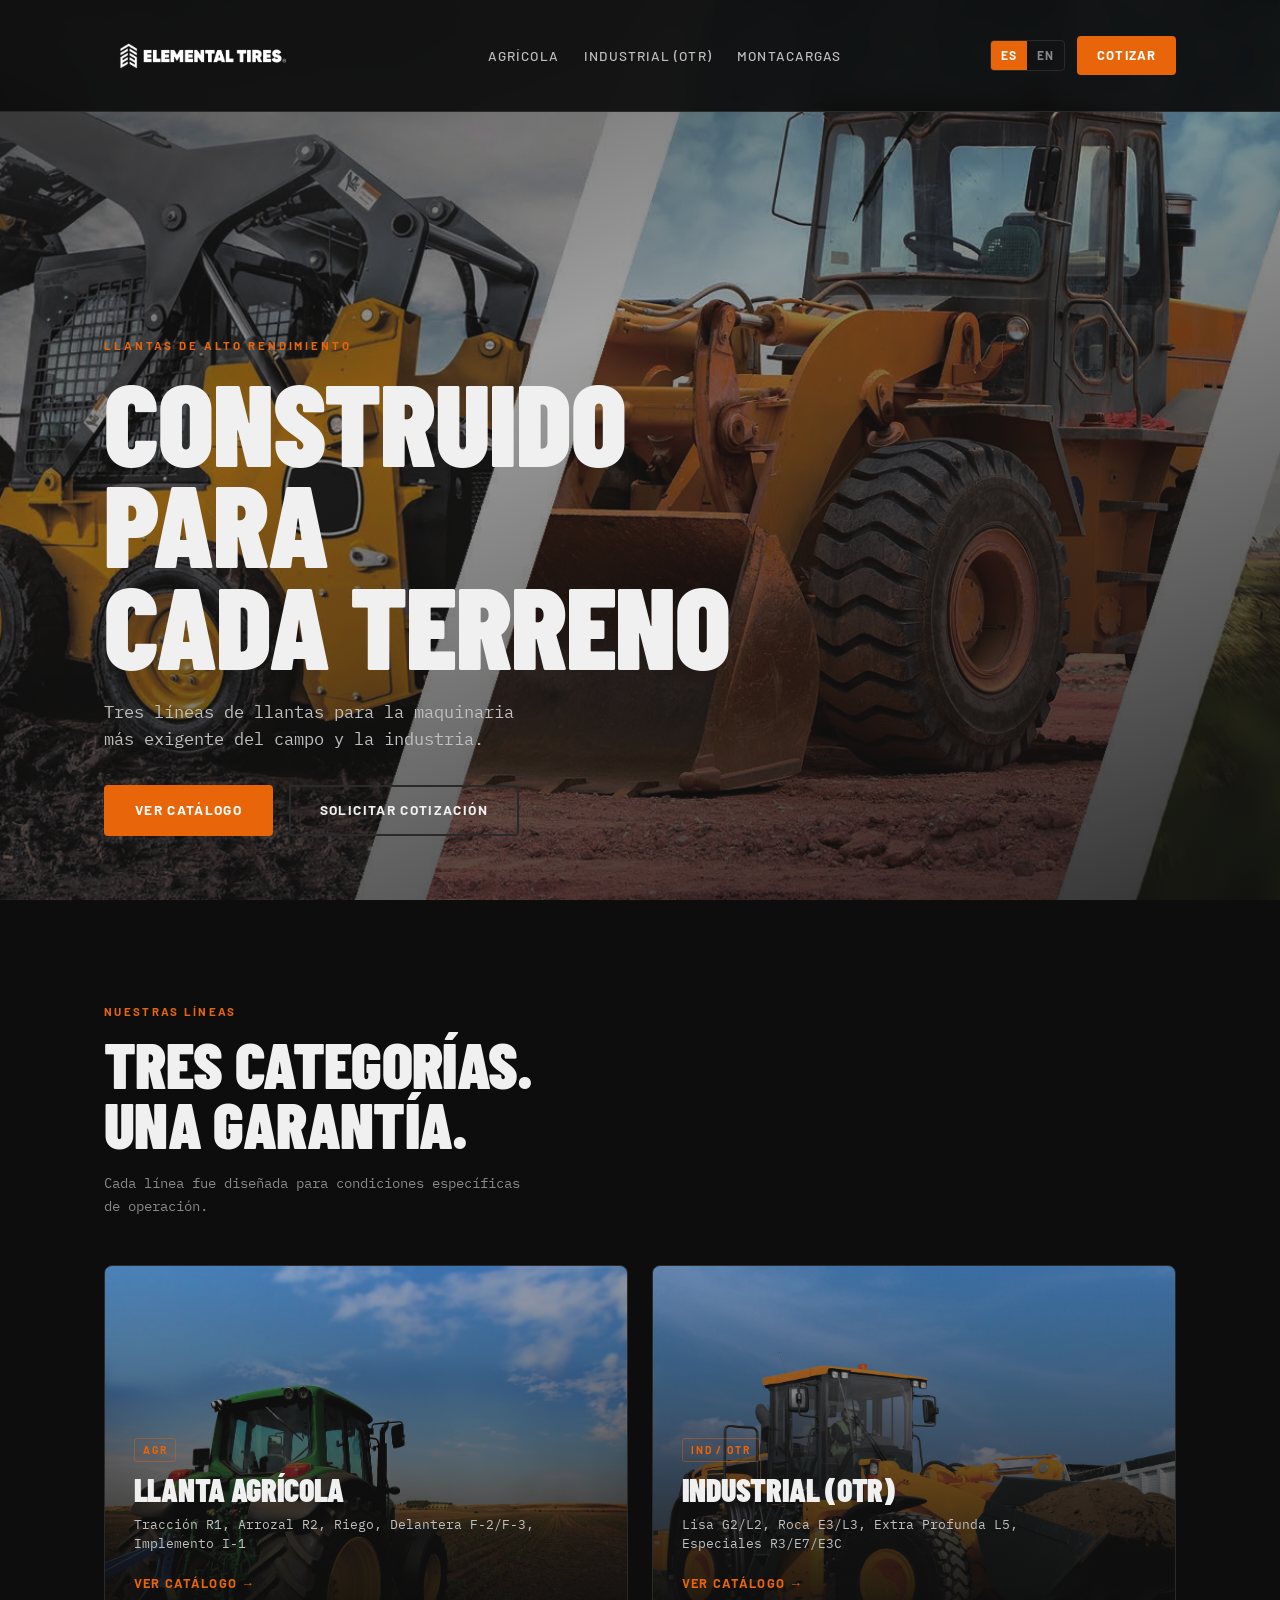
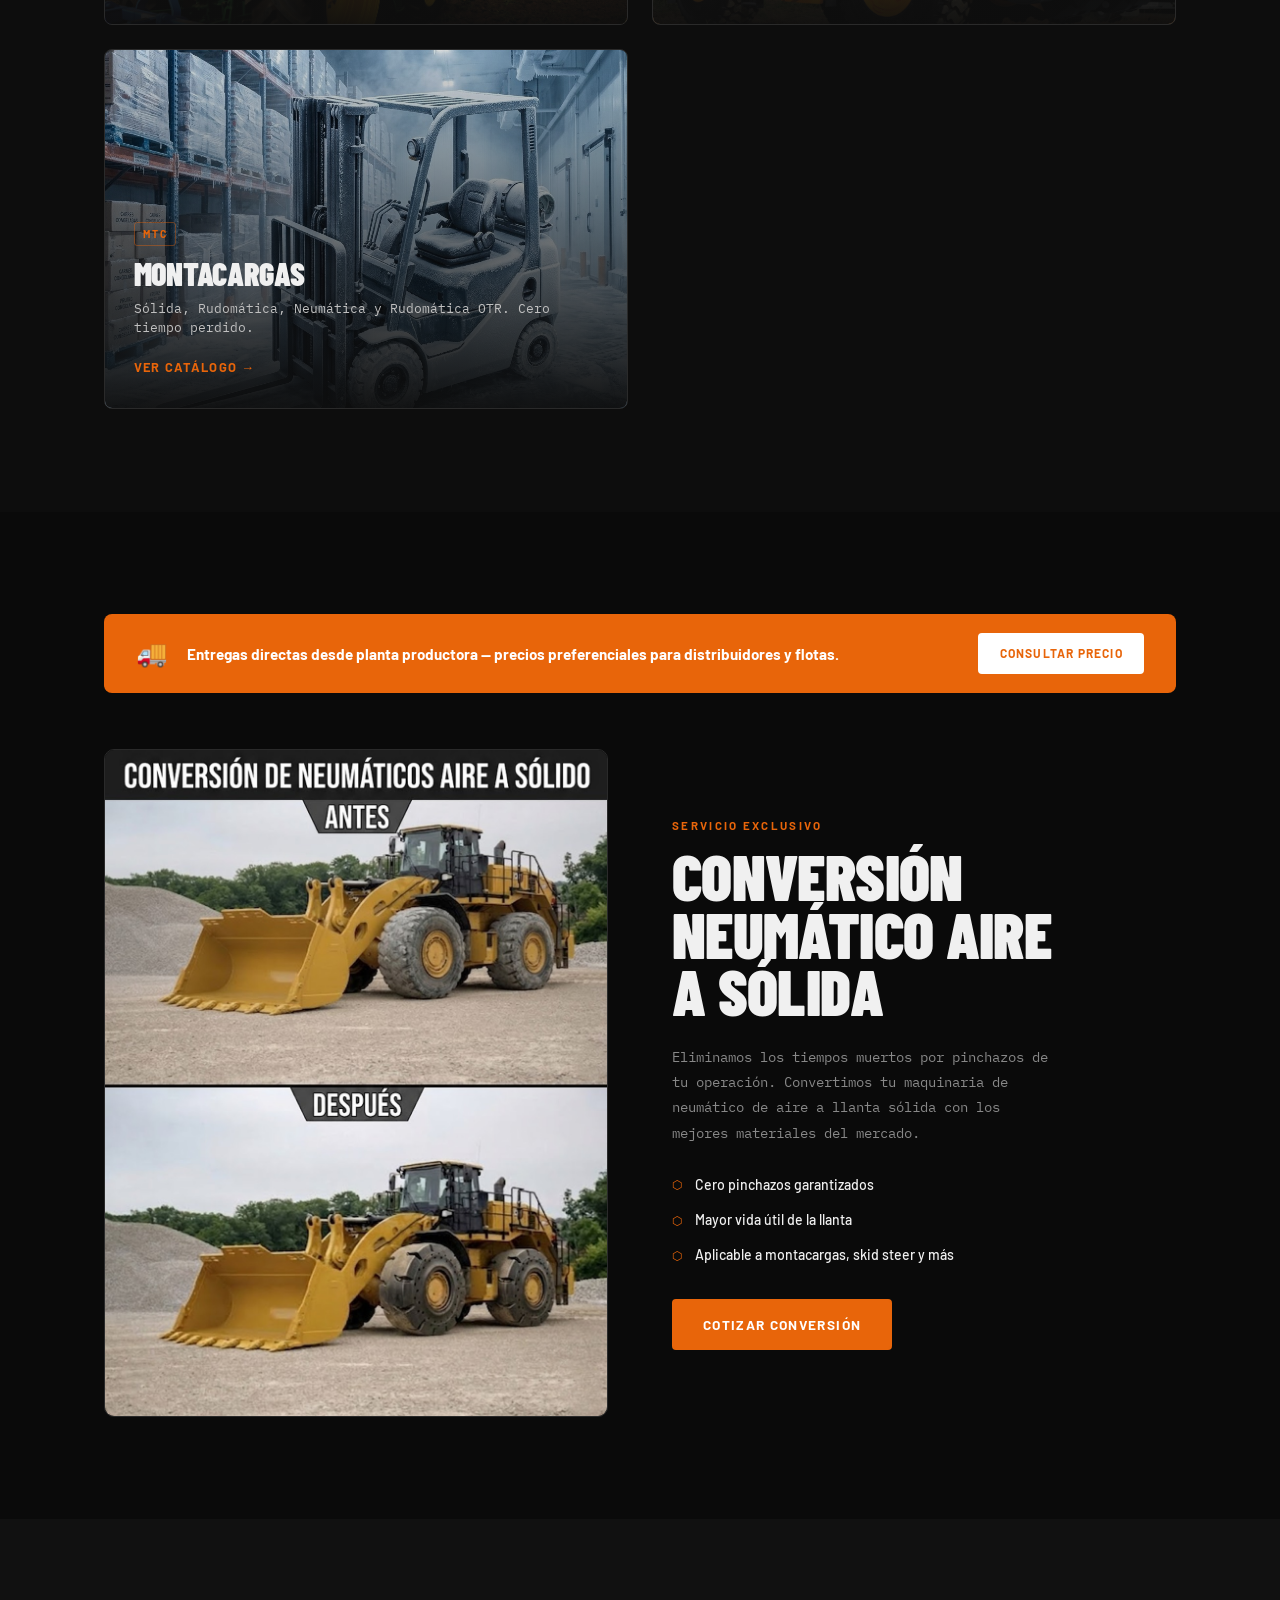
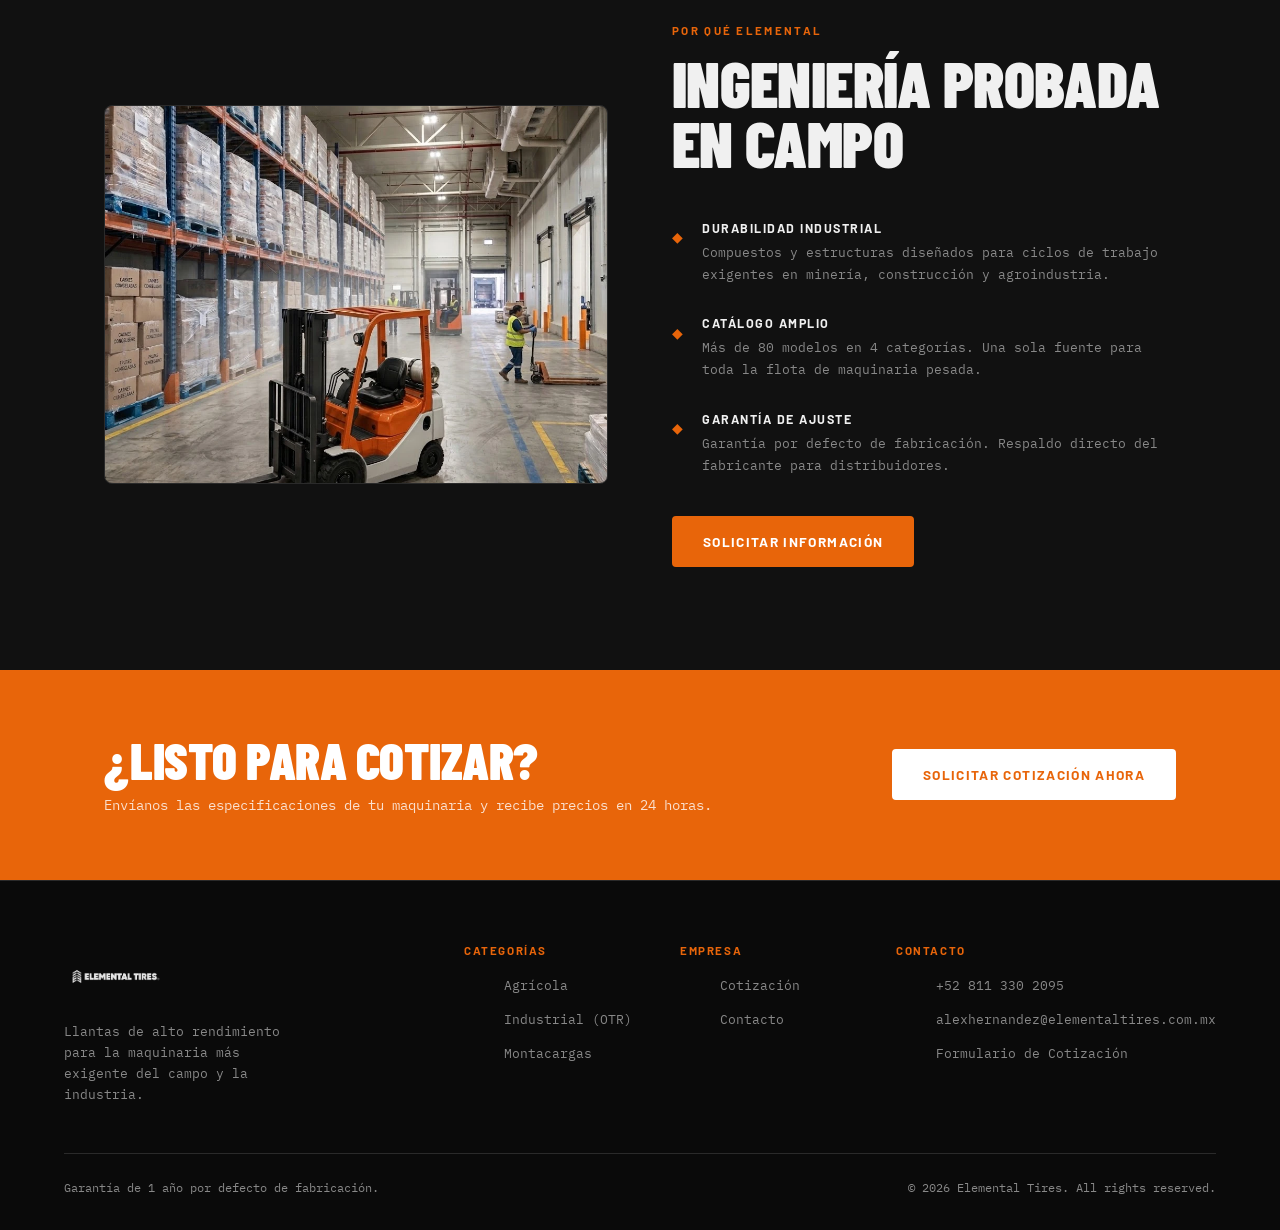
<file: index.html>
﻿<!DOCTYPE html>
<html lang="es">
<head>
  <meta charset="UTF-8" />
  <meta name="viewport" content="width=device-width, initial-scale=1.0" />
  <title>Elemental Tires — Llantas Industriales y Agrícolas</title>
  <link rel="icon" type="image/png" href="assets/img/logo.png" />
  <meta name="description" content="Catálogo de llantas para maquinaria agrícola, industrial, OTR y montacargas. Distribuidores en LATAM y USA." />

  <link rel="preconnect" href="https://fonts.googleapis.com" />
  <link rel="preconnect" href="https://fonts.gstatic.com" crossorigin />
  <link rel="stylesheet" href="https://fonts.googleapis.com/css2?family=Barlow+Condensed:wght@400;700;900&family=Barlow:wght@400;500;700&family=IBM+Plex+Mono:wght@400;500&display=swap" />

  <link rel="stylesheet" href="assets/css/main.css?v=20260608" />
  <link rel="stylesheet" href="assets/css/index.css?v=20260608" />
</head>
<body>

<a href="#main" class="skip-link" data-es="Ir al contenido" data-en="Skip to content">Ir al contenido</a>
<div id="scroll-bar"></div>

<!-- NAV -->
<nav class="nav" role="navigation" aria-label="Navegación principal">
  <div class="nav__inner">
    <a href="index.html" class="nav__logo"><img src="assets/img/logo.png" alt="Elemental Tires" /></a>
    <ul class="nav__links">
      <li><a href="agricultural.html" data-es="Agrícola" data-en="Agricultural">Agrícola</a></li>
      <li><a href="industrial.html" data-es="Industrial (OTR)" data-en="Industrial (OTR)">Industrial (OTR)</a></li>
      <li><a href="solid.html" data-es="Montacargas" data-en="Forklifts">Montacargas</a></li>
    </ul>
    <div class="nav__right">
      <div class="lang-toggle" role="group" aria-label="Idioma">
        <button class="lang-btn" data-lang="es">ES</button>
        <button class="lang-btn" data-lang="en">EN</button>
      </div>
      <a href="contact.html" class="nav__cta" data-es="Cotizar" data-en="Get Quote">Cotizar</a>
    </div>
    <button class="nav__hamburger" aria-label="Menú" aria-expanded="false">
      <span></span><span></span><span></span>
    </button>
  </div>
</nav>

<!-- MOBILE DRAWER -->
<div class="nav__drawer" role="dialog" aria-modal="true">
  <a href="agricultural.html" data-es="Agrícola" data-en="Agricultural">Agrícola</a>
  <a href="industrial.html" data-es="Industrial" data-en="Industrial">Industrial</a>
  <a href="offroad.html" data-es="OTR" data-en="OTR">OTR</a>
  <a href="solid.html" data-es="Sólidas" data-en="Solid">Sólidas</a>
  <a href="contact.html" class="nav__cta btn btn--primary btn--sm" data-es="Solicitar Cotización" data-en="Request Quote">Solicitar Cotización</a>
</div>

<main id="main">

  <!-- HERO -->
  <section class="hero" aria-label="Hero">
    <div class="hero__bg">
      <img class="hero__bg-img" src="assets/img/img-000.png"
           alt="Maquinaria pesada Elemental Tires"
           fetchpriority="high" loading="eager" />
      <div class="hero__overlay"></div>
    </div>
    <div class="hero__content container">
      <span class="hero__eyebrow hero__reveal"
            data-es="LLANTAS DE ALTO RENDIMIENTO" data-en="HIGH PERFORMANCE TIRES">LLANTAS DE ALTO RENDIMIENTO</span>
      <h1 class="hero__title hero__reveal"
          data-es="CONSTRUIDO PARA<br>CADA TERRENO" data-en="BUILT FOR<br>EVERY TERRAIN">CONSTRUIDO PARA<br>CADA TERRENO</h1>
      <p class="hero__sub hero__reveal"
         data-es="Tres líneas de llantas para la maquinaria más exigente del campo y la industria."
         data-en="Three tire lines for the most demanding agricultural and industrial machinery.">
        Tres líneas de llantas para la maquinaria más exigente del campo y la industria.
      </p>
      <div class="hero__actions hero__reveal">
        <a href="agricultural.html" class="btn btn--primary"
           data-es="Ver Catálogo" data-en="View Catalog">Ver Catálogo</a>
        <a href="contact.html" class="btn btn--ghost"
           data-es="Solicitar Cotización" data-en="Request Quote">Solicitar Cotización</a>
      </div>
    </div>
  </section>

  <!-- CATEGORIES -->
  <section class="categories section-pad">
    <div class="container">
      <header class="section-header reveal">
        <span class="eyebrow" data-es="NUESTRAS LÍNEAS" data-en="OUR LINES">NUESTRAS LÍNEAS</span>
        <h2 data-es="TRES CATEGORÍAS.<br>UNA GARANTÍA." data-en="THREE CATEGORIES.<br>ONE WARRANTY.">TRES CATEGORÍAS.<br>UNA GARANTÍA.</h2>
        <p data-es="Cada línea fue diseñada para condiciones específicas de operación."
           data-en="Each line was engineered for specific operating conditions.">
          Cada línea fue diseñada para condiciones específicas de operación.
        </p>
      </header>

      <div class="cat-grid">

        <a href="agricultural.html" class="cat-card reveal" style="--delay:.05s">
          <div class="cat-card__img">
            <img src="assets/img/img-002.png" alt="Tractores agrícolas" loading="lazy" />
          </div>
          <div class="cat-card__overlay"></div>
          <div class="cat-card__body">
            <span class="cat-card__code">AGR</span>
            <h3 data-es="LLANTA AGRÍCOLA" data-en="AGRICULTURAL TIRE">LLANTA AGRÍCOLA</h3>
            <p data-es="Tracción R1, Arrozal R2, Riego, Delantera F-2/F-3, Implemento I-1"
               data-en="R1 Drive, R2 Rice, Irrigation, Front F-2/F-3, Implement I-1">
              Tracción R1, Arrozal R2, Riego, Delantera F-2/F-3, Implemento I-1
            </p>
            <span class="cat-card__cta" data-es="Ver Catálogo →" data-en="View Catalog →">Ver Catálogo →</span>
          </div>
        </a>

        <a href="industrial.html" class="cat-card reveal" style="--delay:.1s">
          <div class="cat-card__img">
            <img src="assets/img/img-065.png" alt="Cargador industrial OTR" loading="lazy" />
          </div>
          <div class="cat-card__overlay"></div>
          <div class="cat-card__body">
            <span class="cat-card__code">IND / OTR</span>
            <h3 data-es="INDUSTRIAL (OTR)" data-en="INDUSTRIAL (OTR)">INDUSTRIAL (OTR)</h3>
            <p data-es="Lisa G2/L2, Roca E3/L3, Extra Profunda L5, Especiales R3/E7/E3C"
               data-en="Smooth G2/L2, Rock E3/L3, Extra Deep L5, Special R3/E7/E3C">
              Lisa G2/L2, Roca E3/L3, Extra Profunda L5, Especiales R3/E7/E3C
            </p>
            <span class="cat-card__cta" data-es="Ver Catálogo →" data-en="View Catalog →">Ver Catálogo →</span>
          </div>
        </a>

        <a href="solid.html" class="cat-card reveal" style="--delay:.15s">
          <div class="cat-card__img">
            <img src="assets/img/montacargas.jpg" alt="Llantas neumáticas para montacargas Elemental Tires" loading="lazy" />
          </div>
          <div class="cat-card__overlay"></div>
          <div class="cat-card__body">
            <span class="cat-card__code">MTC</span>
            <h3 data-es="MONTACARGAS" data-en="FORKLIFTS">MONTACARGAS</h3>
            <p data-es="Sólida, Rudomática, Neumática y Rudomática OTR. Cero tiempo perdido."
               data-en="Solid, Resilient, Pneumatic and OTR Resilient. Zero downtime.">
              Sólida, Rudomática, Neumática y Rudomática OTR. Cero tiempo perdido.
            </p>
            <span class="cat-card__cta" data-es="Ver Catálogo →" data-en="View Catalog →">Ver Catálogo →</span>
          </div>
        </a>

      </div>
    </div>
  </section>

  <!-- CONVERSIÓN AIRE → SÓLIDA + ENTREGAS -->
  <section class="conversion-section section-pad">
    <div class="container">

      <!-- Ticker de entrega -->
      <div class="delivery-strip reveal">
        <span class="delivery-strip__icon">🚚</span>
        <p data-es="Entregas directas desde planta productora — precios preferenciales para distribuidores y flotas."
           data-en="Direct deliveries from the production plant — preferential pricing for distributors and fleets.">
          Entregas directas desde planta productora — precios preferenciales para distribuidores y flotas.
        </p>
        <a href="contact.html" class="btn btn--sm" style="background:#fff;color:var(--accent);border:2px solid #fff;white-space:nowrap;"
           data-es="Consultar Precio" data-en="Check Price">Consultar Precio</a>
      </div>

      <!-- Conversión highlight -->
      <div class="conv-grid">
        <div class="conv-img reveal">
          <img src="assets/img/aireasolido.jpeg" alt="Conversión de neumático de aire a llanta sólida" loading="lazy" />
        </div>
        <div class="conv-text">
          <span class="eyebrow reveal" data-es="SERVICIO EXCLUSIVO" data-en="EXCLUSIVE SERVICE">SERVICIO EXCLUSIVO</span>
          <h2 class="reveal" data-es="CONVERSIÓN<br>NEUMÁTICO AIRE<br>A SÓLIDA" data-en="PNEUMATIC TIRE<br>TO SOLID TIRE<br>CONVERSION">CONVERSIÓN<br>NEUMÁTICO AIRE<br>A SÓLIDA</h2>
          <p class="reveal" data-es="Eliminamos los tiempos muertos por pinchazos de tu operación. Convertimos tu maquinaria de neumático de aire a llanta sólida con los mejores materiales del mercado."
             data-en="We eliminate puncture downtime from your operation. We convert your equipment from pneumatic air tires to solid tires with the best materials on the market.">
            Eliminamos los tiempos muertos por pinchazos de tu operación. Convertimos tu maquinaria de neumático de aire a llanta sólida con los mejores materiales del mercado.
          </p>
          <div class="conv-features reveal">
            <div class="conv-feat">
              <span class="conv-feat__icon">⬡</span>
              <span data-es="Cero pinchazos garantizados" data-en="Zero punctures guaranteed">Cero pinchazos garantizados</span>
            </div>
            <div class="conv-feat">
              <span class="conv-feat__icon">⬡</span>
              <span data-es="Mayor vida útil de la llanta" data-en="Longer tire service life">Mayor vida útil de la llanta</span>
            </div>
            <div class="conv-feat">
              <span class="conv-feat__icon">⬡</span>
              <span data-es="Aplicable a montacargas, skid steer y más" data-en="Applicable to forklifts, skid steers and more">Aplicable a montacargas, skid steer y más</span>
            </div>
          </div>
          <a href="contact.html?product=Conversion+Neumatico+a+Solida" class="btn btn--primary reveal"
             data-es="Cotizar Conversión" data-en="Quote Conversion">Cotizar Conversión</a>
        </div>
      </div>

    </div>
  </section>

  <!-- WHY ELEMENTAL -->
  <section class="why section-pad">
    <div class="container">
      <div class="why__grid">
        <div class="why__img reveal">
          <img src="assets/img/img-051.webp" alt="Montacargas en bodega industrial" loading="lazy" />
        </div>
        <div class="why__text">
          <header class="section-header reveal">
            <span class="eyebrow" data-es="POR QUÉ ELEMENTAL" data-en="WHY ELEMENTAL">POR QUÉ ELEMENTAL</span>
            <h2 data-es="INGENIERÍA PROBADA<br>EN CAMPO" data-en="FIELD-PROVEN<br>ENGINEERING">INGENIERÍA PROBADA<br>EN CAMPO</h2>
          </header>
          <div class="why__pillars">
            <div class="why__pillar reveal">
              <span class="why__pillar-icon">◆</span>
              <div>
                <h4 data-es="DURABILIDAD INDUSTRIAL" data-en="INDUSTRIAL DURABILITY">DURABILIDAD INDUSTRIAL</h4>
                <p data-es="Compuestos y estructuras diseñados para ciclos de trabajo exigentes en minería, construcción y agroindustria."
                   data-en="Compounds and structures designed for demanding work cycles in mining, construction, and agro-industry.">
                  Compuestos y estructuras diseñados para ciclos de trabajo exigentes en minería, construcción y agroindustria.
                </p>
              </div>
            </div>
            <div class="why__pillar reveal">
              <span class="why__pillar-icon">◆</span>
              <div>
                <h4 data-es="CATÁLOGO AMPLIO" data-en="WIDE CATALOG">CATÁLOGO AMPLIO</h4>
                <p data-es="Más de 80 modelos en 4 categorías. Una sola fuente para toda la flota de maquinaria pesada."
                   data-en="Over 80 models in 4 categories. A single source for your entire heavy equipment fleet.">
                  Más de 80 modelos en 4 categorías. Una sola fuente para toda la flota de maquinaria pesada.
                </p>
              </div>
            </div>
            <div class="why__pillar reveal">
              <span class="why__pillar-icon">◆</span>
              <div>
                <h4 data-es="GARANTÍA DE AJUSTE" data-en="ADJUSTMENT WARRANTY">GARANTÍA DE AJUSTE</h4>
                <p data-es="Garantía por defecto de fabricación. Respaldo directo del fabricante para distribuidores."
                   data-en="Warranty for manufacturing defects. Direct manufacturer support for distributors.">
                  Garantía por defecto de fabricación. Respaldo directo del fabricante para distribuidores.
                </p>
              </div>
            </div>
          </div>
          <div class="reveal">
            <a href="contact.html" class="btn btn--primary"
               data-es="Solicitar Información" data-en="Request Information">Solicitar Información</a>
          </div>
        </div>
      </div>
    </div>
  </section>

  <!-- CTA BAND -->
  <section class="cta-band">
    <div class="container cta-band__inner">
      <div class="reveal">
        <h2 data-es="¿LISTO PARA COTIZAR?" data-en="READY TO GET A QUOTE?">¿LISTO PARA COTIZAR?</h2>
        <p data-es="Envíanos las especificaciones de tu maquinaria y recibe precios en 24 horas."
           data-en="Send us your equipment specifications and receive pricing within 24 hours.">
          Envíanos las especificaciones de tu maquinaria y recibe precios en 24 horas.
        </p>
      </div>
      <a href="contact.html" class="btn btn--primary reveal"
         data-es="Solicitar Cotización Ahora" data-en="Request Quote Now">Solicitar Cotización Ahora</a>
    </div>
  </section>

</main>

<!-- FOOTER -->
<footer class="footer" role="contentinfo">
  <div class="footer__inner">
    <div>
      <div class="footer__logo"><img src="assets/img/logo.png" alt="Elemental Tires" /></div>
      <p class="footer__tagline"
         data-es="Llantas de alto rendimiento para la maquinaria más exigente del campo y la industria."
         data-en="High-performance tires for the most demanding agricultural and industrial machinery.">
        Llantas de alto rendimiento para la maquinaria más exigente del campo y la industria.
      </p>
    </div>
    <div class="footer__col">
      <h4 data-es="Categorías" data-en="Categories">Categorías</h4>
      <ul>
        <li><a href="agricultural.html" data-es="Agrícola" data-en="Agricultural">Agrícola</a></li>
        <li><a href="industrial.html" data-es="Industrial (OTR)" data-en="Industrial (OTR)">Industrial (OTR)</a></li>
        <li><a href="solid.html" data-es="Montacargas" data-en="Forklifts">Montacargas</a></li>
      </ul>
    </div>
    <div class="footer__col">
      <h4 data-es="Empresa" data-en="Company">Empresa</h4>
      <ul>
        <li><a href="contact.html" data-es="Cotización" data-en="Quote">Cotización</a></li>
        <li><a href="contact.html" data-es="Contacto" data-en="Contact">Contacto</a></li>
      </ul>
    </div>
    <div class="footer__col">
      <h4 data-es="Contacto" data-en="Contact">Contacto</h4>
      <ul>
        <li><a href="https://wa.me/528113302095" target="_blank" rel="noopener">+52 811 330 2095</a></li>
        <li><a href="mailto:alexhernandez@elementaltires.com.mx">alexhernandez@elementaltires.com.mx</a></li>
        <li><a href="contact.html" data-es="Formulario de Cotización" data-en="Quote Form">Formulario de Cotización</a></li>
      </ul>
    </div>
  </div>
  <div class="footer__bottom">
    <span class="footer__warranty" data-es="Garantía de 1 año por defecto de fabricación." data-en="1-year manufacturing defect warranty.">Garantía de 1 año por defecto de fabricación.</span>
    <span class="footer__copy">© 2026 Elemental Tires. All rights reserved.</span>
  </div>
</footer>

<script defer src="lib/gsap.min.js"></script>
<script defer src="lib/ScrollTrigger.min.js"></script>
<script defer src="assets/js/main.js?v=20260608"></script>
</body>
</html>
</file>
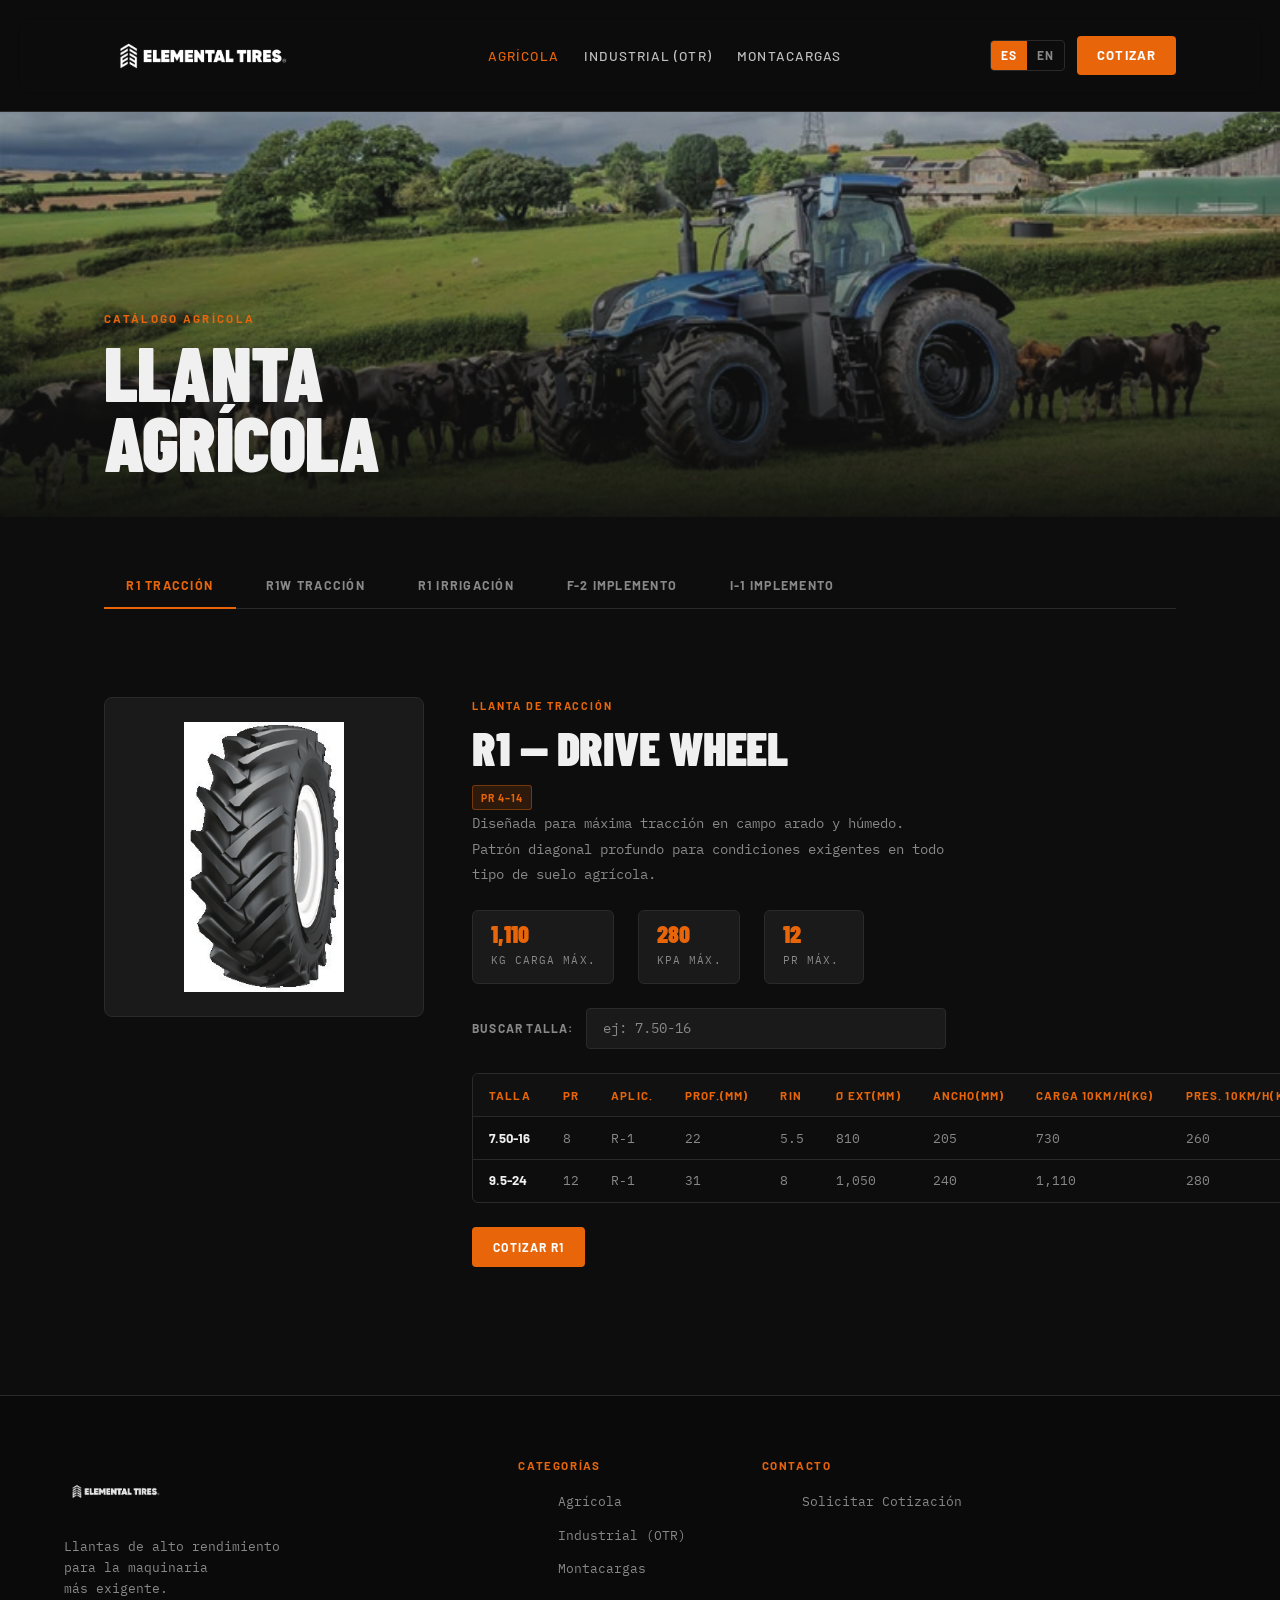
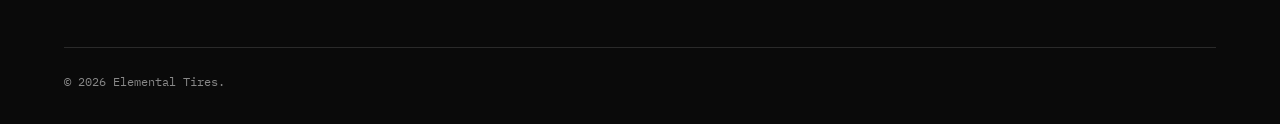
<file: agricultural.html>
﻿<!DOCTYPE html>
<html lang="es">
<head>
  <meta charset="UTF-8" />
  <meta name="viewport" content="width=device-width, initial-scale=1.0" />
  <title data-es="Llantas Agrícolas — Elemental Tires" data-en="Agricultural Tires — Elemental Tires">Llantas Agrícolas — Elemental Tires</title>
  <link rel="icon" type="image/png" href="assets/img/logo.png" />
  <meta name="description" content="Catálogo completo de llantas agrícolas: R1, PR-1, R2, Irrigation, F-2, F-3, I-1 para tractores e implementos." />

  <link rel="preconnect" href="https://fonts.googleapis.com" />
  <link rel="preconnect" href="https://fonts.gstatic.com" crossorigin />
  <link rel="stylesheet" href="https://fonts.googleapis.com/css2?family=Barlow+Condensed:wght@400;700;900&family=Barlow:wght@400;500;700&family=IBM+Plex+Mono:wght@400;500&display=swap" />

  <link rel="stylesheet" href="assets/css/main.css?v=20260608" />
  <link rel="stylesheet" href="assets/css/catalog.css?v=20260608" />
</head>
<body>

<a href="#main" class="skip-link" data-es="Ir al contenido" data-en="Skip to content">Ir al contenido</a>
<div id="scroll-bar"></div>

<nav class="nav">
  <div class="nav__inner">
    <a href="index.html" class="nav__logo"><img src="assets/img/logo.png" alt="Elemental Tires" /></a>
    <ul class="nav__links">
      <li><a href="agricultural.html" data-es="Agrícola" data-en="Agricultural">Agrícola</a></li>
      <li><a href="industrial.html" data-es="Industrial (OTR)" data-en="Industrial (OTR)">Industrial (OTR)</a></li>
      <li><a href="solid.html" data-es="Montacargas" data-en="Forklifts">Montacargas</a></li>
    </ul>
    <div class="nav__right">
      <div class="lang-toggle">
        <button class="lang-btn" data-lang="es">ES</button>
        <button class="lang-btn" data-lang="en">EN</button>
      </div>
      <a href="contact.html" class="nav__cta" data-es="Cotizar" data-en="Get Quote">Cotizar</a>
    </div>
    <button class="nav__hamburger" aria-label="Menú"><span></span><span></span><span></span></button>
  </div>
</nav>
<div class="nav__drawer">
  <a href="agricultural.html" data-es="Agrícola" data-en="Agricultural">Agrícola</a>
  <a href="industrial.html" data-es="Industrial (OTR)" data-en="Industrial (OTR)">Industrial (OTR)</a>
  <a href="solid.html" data-es="Montacargas" data-en="Forklifts">Montacargas</a>
  <a href="contact.html" class="btn btn--primary btn--sm" data-es="Cotizar" data-en="Get Quote">Cotizar</a>
</div>

<main id="main">

  <!-- HERO -->
  <section class="cat-hero">
    <div class="cat-hero__img">
      <img src="assets/img/img-009.png" alt="Tractor New Holland en campo" fetchpriority="high" loading="eager" />
    </div>
    <div class="cat-hero__overlay"></div>
    <div class="cat-hero__content container">
      <span class="eyebrow" data-es="CATÁLOGO AGRÍCOLA" data-en="AGRICULTURAL CATALOG">CATÁLOGO AGRÍCOLA</span>
      <h1 data-es="LLANTA<br>AGRÍCOLA" data-en="AGRICULTURAL<br>TIRE">LLANTA<br>AGRÍCOLA</h1>
    </div>
  </section>

  <!-- BODY -->
  <div class="page-body container">

    <!-- TABS NAV -->
    <div class="tabs-wrap">
      <nav class="tabs-nav" role="tablist">
        <button class="tab-btn active" data-tab="r1" role="tab" data-es="R1 Tracción" data-en="R1 Drive">R1 Tracción</button>
        <button class="tab-btn" data-tab="r1w" role="tab" data-es="R1W Tracción" data-en="R1W Drive">R1W Tracción</button>
        <button class="tab-btn" data-tab="irrigacion" role="tab" data-es="R1 Irrigación" data-en="R1 Irrigation">R1 Irrigación</button>
        <button class="tab-btn" data-tab="f2" role="tab" data-es="F-2 Implemento" data-en="F-2 Implement">F-2 Implemento</button>
        <button class="tab-btn" data-tab="i1" role="tab" data-es="I-1 Implemento" data-en="I-1 Implement">I-1 Implemento</button>
      </nav>

      <!-- TAB: R1 -->
      <div class="tab-panel active" data-panel="r1">
        <div class="prod-section">
          <div class="prod-layout reveal">
            <div class="prod-img-wrap">
              <img src="assets/img/img-010.png" alt="Llanta R1 Drive Wheel" loading="lazy" />
            </div>
            <div class="prod-info">
              <span class="eyebrow" data-es="LLANTA DE TRACCIÓN" data-en="DRIVE WHEEL TIRE">LLANTA DE TRACCIÓN</span>
              <h3>R1 — Drive Wheel</h3>
              <span class="pr-badge">PR 4–14</span>
              <p class="desc"
                 data-es="Diseñada para máxima tracción en campo arado y húmedo. Patrón diagonal profundo para condiciones exigentes en todo tipo de suelo agrícola."
                 data-en="Engineered for maximum traction in plowed and wet fields. Deep diagonal pattern for demanding conditions across all agricultural soil types.">
                Diseñada para máxima tracción en campo arado y húmedo. Patrón diagonal profundo para condiciones exigentes en todo tipo de suelo agrícola.
              </p>
              <div class="key-specs">
                <div class="key-spec">
                  <span class="key-spec__val">1,110</span>
                  <span class="key-spec__label" data-es="Kg Carga Máx." data-en="Kg Max Load">Kg Carga Máx.</span>
                </div>
                <div class="key-spec">
                  <span class="key-spec__val">280</span>
                  <span class="key-spec__label" data-es="KPA Máx." data-en="KPA Max">KPA Máx.</span>
                </div>
                <div class="key-spec">
                  <span class="key-spec__val">12</span>
                  <span class="key-spec__label" data-es="PR Máx." data-en="Max PR">PR Máx.</span>
                </div>
              </div>
              <div class="search-wrap">
                <label class="search-label" for="search-r1" data-es="BUSCAR TALLA:" data-en="SEARCH SIZE:">BUSCAR TALLA:</label>
                <input class="search-input" id="search-r1" type="text" data-table="tbl-r1"
                       placeholder="ej: 7.50-16"
                       data-es-placeholder="ej: 7.50-16" data-en-placeholder="e.g.: 7.50-16" />
              </div>
              <div class="spec-table-wrap">
                <table class="spec-table" id="tbl-r1">
                  <thead><tr>
                    <th data-es="TALLA" data-en="SIZE">TALLA</th>
                    <th>PR</th>
                    <th data-es="APLIC." data-en="APPL.">APLIC.</th>
                    <th data-es="PROF.(mm)" data-en="DEPTH(mm)">PROF.(mm)</th>
                    <th data-es="RIN" data-en="RIM">RIN</th>
                    <th>&Oslash; EXT(mm)</th>
                    <th data-es="ANCHO(mm)" data-en="WIDTH(mm)">ANCHO(mm)</th>
                    <th data-es="CARGA 10km/h(kg)" data-en="LOAD 10km/h(kg)">CARGA 10km/h</th>
                    <th data-es="PRES. 10km/h(kpa)" data-en="PRES. 10km/h(kpa)">PRES. 10km/h</th>
                    <th data-es="PESO(kg)" data-en="WEIGHT(kg)">PESO(kg)</th>
                  </tr></thead>
                  <tbody>
                    <tr><td>7.50-16</td><td>8</td><td>R-1</td><td>22</td><td>5.5</td><td>810</td><td>205</td><td>730</td><td>260</td><td>18</td></tr>
                    <tr><td>9.5-24</td><td>12</td><td>R-1</td><td>31</td><td>8</td><td>1,050</td><td>240</td><td>1,110</td><td>280</td><td>30</td></tr>
                  </tbody>
                </table>
              </div>
              <div class="prod-actions">
                <a href="contact.html?product=R1+Drive+Wheel" class="btn btn--primary btn--sm"
                   data-es="Cotizar R1" data-en="Quote R1">Cotizar R1</a>
              </div>
            </div>
          </div>
        </div>
      </div>

      <!-- TAB: R1W -->
      <div class="tab-panel" data-panel="r1w">
        <div class="prod-section">
          <div class="prod-layout reveal">
            <div class="prod-img-wrap">
              <img src="assets/img/r1w-tire.webp" alt="Llanta R1W Tracción Tractor" loading="lazy" />
            </div>
            <div class="prod-info">
              <span class="eyebrow" data-es="LLANTA DE TRACCIÓN — NUEVA GENERACIÓN" data-en="DRIVE WHEEL TIRE — NEW GENERATION">LLANTA DE TRACCIÓN — NUEVA GENERACIÓN</span>
              <h3>R1W — Drive Wheel (New)</h3>
              <p class="desc"
                 data-es="Diseño alterno de tacos largos y cortos para tracción óptima en todo tipo de suelo. Minimiza vibraciones y ofrece excelente autolimpieza."
                 data-en="Alternating long and short lug design for optimal traction on all soil types. Minimizes vibrations and offers excellent self-cleaning performance.">
                Diseño alterno de tacos largos y cortos para tracción óptima en todo tipo de suelo. Minimiza vibraciones y ofrece excelente autolimpieza.
              </p>
              <div class="search-wrap">
                <label class="search-label" for="search-r1w" data-es="BUSCAR TALLA:" data-en="SEARCH SIZE:">BUSCAR TALLA:</label>
                <input class="search-input" id="search-r1w" type="text" data-table="tbl-r1w"
                       placeholder="ej: 18.4-30"
                       data-es-placeholder="ej: 18.4-30" data-en-placeholder="e.g.: 18.4-30" />
              </div>
              <div class="spec-table-wrap">
                <table class="spec-table" id="tbl-r1w">
                  <thead><tr>
                    <th data-es="TALLA" data-en="SIZE">TALLA</th>
                    <th>PR</th>
                    <th data-es="PROF. (MM)" data-en="DEPTH (MM)">PROF. (MM)</th>
                    <th data-es="RIN" data-en="RIM">RIN</th>
                    <th data-es="Ø EXT (MM)" data-en="OD (MM)">Ø EXT (MM)</th>
                    <th data-es="ANCHO (MM)" data-en="WIDTH (MM)">ANCHO (MM)</th>
                    <th data-es="CARGA MÁX (KG)" data-en="MAX LOAD (KG)">CARGA MÁX (KG)</th>
                    <th data-es="PRESIÓN (KPA)" data-en="PRESSURE (KPA)">PRESIÓN (KPA)</th>
                    <th data-es="PESO (KG)" data-en="WEIGHT (KG)">PESO (KG)</th>
                  </tr></thead>
                  <tbody>
                    <tr><td>9.5-48</td><td>16</td><td>45</td><td>7</td><td>1,662</td><td>240</td><td>1,560</td><td>280</td><td>—</td></tr>
                    <tr><td>11.2-24</td><td>12</td><td>20</td><td>10</td><td>1,105</td><td>285</td><td>1,380</td><td>300</td><td>30</td></tr>
                    <tr><td>12.4-24</td><td>12</td><td>26</td><td>11</td><td>1,105</td><td>285</td><td>1,640</td><td>290</td><td>36</td></tr>
                    <tr><td>14.9-24</td><td>12</td><td>25</td><td>13</td><td>1,265</td><td>378</td><td>1,990</td><td>230</td><td>58</td></tr>
                    <tr><td>15.5-38</td><td>12</td><td>34</td><td>13</td><td>1,570</td><td>395</td><td>2,320</td><td>230</td><td>78</td></tr>
                    <tr><td>16.9-30</td><td>12</td><td>32</td><td>15</td><td>1,485</td><td>430</td><td>2,730</td><td>240</td><td>75</td></tr>
                    <tr><td>18.4-30</td><td>12</td><td>35</td><td>16</td><td>1,550</td><td>467</td><td>3,180</td><td>230</td><td>97</td></tr>
                    <tr><td>18.4-34</td><td>12</td><td>36</td><td>16</td><td>1,655</td><td>467</td><td>3,375</td><td>230</td><td>103</td></tr>
                    <tr><td>18.4-38</td><td>12</td><td>34</td><td>16</td><td>1,755</td><td>467</td><td>3,575</td><td>230</td><td>106</td></tr>
                    <tr><td>24.5-32</td><td>16</td><td>45</td><td>21</td><td>1,805</td><td>622</td><td>4,994</td><td>210</td><td>175</td></tr>
                    <tr><td>30.5L-32</td><td>18</td><td>45</td><td>27</td><td>1,820</td><td>775</td><td>4,745</td><td>140</td><td>295</td></tr>
                  </tbody>
                </table>
              </div>
              <div class="prod-actions">
                <a href="contact.html?product=R1W+Drive+Wheel+Agricultural" class="btn btn--primary btn--sm"
                   data-es="Cotizar R1W" data-en="Quote R1W">Cotizar R1W</a>
              </div>
            </div>
          </div>
        </div>
      </div>

      <!-- TAB: R1 IRRIGACIÓN -->
      <div class="tab-panel" data-panel="irrigacion">
        <div class="prod-section">
          <div class="prod-layout reveal">
            <div class="prod-img-wrap">
              <img src="assets/img/img-016.png" alt="Llanta R1 Irrigación" loading="lazy" />
            </div>
            <div class="prod-info">
              <span class="eyebrow" data-es="LLANTA PARA RIEGO" data-en="IRRIGATION TIRE">LLANTA PARA RIEGO</span>
              <h3>R1 — Irrigación</h3>
              <p class="desc"
                 data-es="Llanta R1 de perfil estrecho diseñada para sistemas de riego de pivote central y equipos de aspersión. Patrón de tracción con bajo impacto en el suelo."
                 data-en="Narrow-profile R1 tire designed for center-pivot irrigation systems and sprinkler equipment. Traction pattern with low soil impact.">
                Llanta R1 de perfil estrecho diseñada para sistemas de riego de pivote central y equipos de aspersión.
              </p>
              <div class="spec-table-wrap">
                <table class="spec-table" id="tbl-irrigacion">
                  <thead><tr>
                    <th data-es="TALLA" data-en="SIZE">TALLA</th>
                    <th>PR</th>
                    <th data-es="PROF. (MM)" data-en="DEPTH (MM)">PROF. (MM)</th>
                    <th data-es="RIN" data-en="RIM">RIN</th>
                    <th data-es="Ø EXT (MM)" data-en="OD (MM)">Ø EXT (MM)</th>
                    <th data-es="ANCHO (MM)" data-en="WIDTH (MM)">ANCHO (MM)</th>
                    <th data-es="CARGA MÁX (KG)" data-en="MAX LOAD (KG)">CARGA MÁX (KG)</th>
                    <th data-es="PRESIÓN (KPA)" data-en="PRESSURE (KPA)">PRESIÓN (KPA)</th>
                    <th data-es="PESO (KG)" data-en="WEIGHT (KG)">PESO (KG)</th>
                  </tr></thead>
                  <tbody>
                    <tr><td>11.2-38</td><td>12</td><td>30</td><td>10</td><td>1,465</td><td>285</td><td>1,555</td><td>300</td><td>51</td></tr>
                  </tbody>
                </table>
              </div>
              <div class="prod-actions">
                <a href="contact.html?product=R1+Irrigacion+Agricultural" class="btn btn--primary btn--sm"
                   data-es="Cotizar R1 Irrigación" data-en="Quote R1 Irrigation">Cotizar R1 Irrigación</a>
              </div>
            </div>
          </div>
        </div>
      </div>

      <!-- TAB: F-2 -->
      <div class="tab-panel" data-panel="f2">
        <div class="prod-section">
          <div class="prod-layout reveal">
            <div class="prod-img-wrap">
              <img src="assets/img/f2-tire.webp" alt="Llanta F-2 Implemento Agrícola" loading="lazy" />
            </div>
            <div class="prod-info">
              <span class="eyebrow" data-es="LLANTA DE IMPLEMENTO AGRÍCOLA" data-en="AGRICULTURAL IMPLEMENT TIRE">LLANTA DE IMPLEMENTO AGRÍCOLA</span>
              <h3>F-2 — Implement</h3>
              <p class="desc"
                 data-es="Llanta de costilla triple de alta resistencia al desgaste para tractores e implementos. Excelente guía y estabilidad en carretera y campo."
                 data-en="Triple-rib high wear-resistance tire for tractors and implements. Excellent guidance and stability on road and field.">
                Llanta de costilla triple de alta resistencia al desgaste para tractores e implementos. Excelente guía y estabilidad en carretera y campo.
              </p>
              <div class="search-wrap">
                <label class="search-label" for="search-f2" data-es="BUSCAR TALLA:" data-en="SEARCH SIZE:">BUSCAR TALLA:</label>
                <input class="search-input" id="search-f2" type="text" data-table="tbl-f2"
                       placeholder="ej: 7.50-16"
                       data-es-placeholder="ej: 7.50-16" data-en-placeholder="e.g.: 7.50-16" />
              </div>
              <div class="spec-table-wrap">
                <table class="spec-table" id="tbl-f2">
                  <thead><tr>
                    <th data-es="TALLA" data-en="SIZE">TALLA</th>
                    <th>PR</th>
                    <th data-es="PROF. (MM)" data-en="DEPTH (MM)">PROF. (MM)</th>
                    <th data-es="RIN" data-en="RIM">RIN</th>
                    <th data-es="Ø EXT (MM)" data-en="OD (MM)">Ø EXT (MM)</th>
                    <th data-es="ANCHO (MM)" data-en="WIDTH (MM)">ANCHO (MM)</th>
                    <th data-es="CARGA MÁX (KG)" data-en="MAX LOAD (KG)">CARGA MÁX (KG)</th>
                    <th data-es="PRESIÓN (KPA)" data-en="PRESSURE (KPA)">PRESIÓN (KPA)</th>
                    <th data-es="PESO (KG)" data-en="WEIGHT (KG)">PESO (KG)</th>
                  </tr></thead>
                  <tbody>
                    <tr><td>7.50-16</td><td>8</td><td>14</td><td>5.5</td><td>810</td><td>205</td><td>870</td><td>370</td><td>19</td></tr>
                    <tr><td>7.50-18</td><td>8</td><td>14</td><td>5.5</td><td>860</td><td>205</td><td>850</td><td>370</td><td>20</td></tr>
                    <tr><td>7.50-20</td><td>8</td><td>14</td><td>5.5</td><td>934</td><td>221</td><td>1,020</td><td>370</td><td>21</td></tr>
                    <tr><td>10.00-16</td><td>12</td><td>17</td><td>8</td><td>910</td><td>275</td><td>1,120</td><td>340</td><td>27</td></tr>
                    <tr><td>11.00-16</td><td>12</td><td>17</td><td>10</td><td>970</td><td>315</td><td>1,320</td><td>310</td><td>32</td></tr>
                  </tbody>
                </table>
              </div>
              <div class="prod-actions">
                <a href="contact.html?product=F2+Implement+Agricultural" class="btn btn--primary btn--sm"
                   data-es="Cotizar F-2" data-en="Quote F-2">Cotizar F-2</a>
              </div>
            </div>
          </div>
        </div>
      </div>

      <!-- TAB: I-1 -->
      <div class="tab-panel" data-panel="i1">
        <div class="prod-section">
          <div class="prod-layout reveal">
            <div class="prod-img-wrap">
              <img src="assets/img/img-026.png" alt="Llanta I-1 Implemento Agrícola" loading="lazy" />
            </div>
            <div class="prod-info">
              <span class="eyebrow" data-es="LLANTA DE IMPLEMENTO — COSTILLA" data-en="RIB IMPLEMENT TIRE">LLANTA DE IMPLEMENTO — COSTILLA</span>
              <h3>I-1 — Rib Implement</h3>
              <p class="desc"
                 data-es="Llanta de costilla para implementos agrícolas pesados. Diseñada para aspersores, sembradoras, vagones y remolques. Larga vida útil sin afectarse por el clima."
                 data-en="Rib tire for heavy agricultural implements. Designed for sprayers, seeders, wagons, and trailers. Long service life unaffected by weather.">
                Llanta de costilla para implementos agrícolas pesados. Diseñada para aspersores, sembradoras, vagones y remolques.
              </p>
              <div class="spec-table-wrap">
                <table class="spec-table" id="tbl-i1">
                  <thead><tr>
                    <th data-es="TALLA" data-en="SIZE">TALLA</th>
                    <th>PR</th>
                    <th data-es="PROF. (MM)" data-en="DEPTH (MM)">PROF. (MM)</th>
                    <th data-es="RIN" data-en="RIM">RIN</th>
                    <th data-es="Ø EXT (MM)" data-en="OD (MM)">Ø EXT (MM)</th>
                    <th data-es="ANCHO (MM)" data-en="WIDTH (MM)">ANCHO (MM)</th>
                    <th data-es="CARGA MÁX (KG)" data-en="MAX LOAD (KG)">CARGA MÁX (KG)</th>
                    <th data-es="PRESIÓN (KPA)" data-en="PRESSURE (KPA)">PRESIÓN (KPA)</th>
                    <th data-es="PESO (KG)" data-en="WEIGHT (KG)">PESO (KG)</th>
                  </tr></thead>
                  <tbody>
                    <tr><td>9.5L-15</td><td>8</td><td>7</td><td>8LB</td><td>780</td><td>240</td><td>1,120</td><td>300</td><td>16</td></tr>
                  </tbody>
                </table>
              </div>
              <div class="prod-actions">
                <a href="contact.html?product=I1+Rib+Implement+Agricultural" class="btn btn--primary btn--sm"
                   data-es="Cotizar I-1" data-en="Quote I-1">Cotizar I-1</a>
              </div>
            </div>
          </div>
        </div>
      </div>

    </div><!-- /tabs-wrap -->
  </div><!-- /page-body -->
</main>

<footer class="footer">
  <div class="footer__inner">
    <div>
      <div class="footer__logo"><img src="assets/img/logo.png" alt="Elemental Tires" /></div>
      <p class="footer__tagline" data-es="Llantas de alto rendimiento para la maquinaria más exigente." data-en="High-performance tires for the most demanding machinery.">Llantas de alto rendimiento para la maquinaria más exigente.</p>
    </div>
    <div class="footer__col">
      <h4 data-es="Categorías" data-en="Categories">Categorías</h4>
      <ul>
        <li><a href="agricultural.html" data-es="Agrícola" data-en="Agricultural">Agrícola</a></li>
        <li><a href="industrial.html" data-es="Industrial (OTR)" data-en="Industrial (OTR)">Industrial (OTR)</a></li>
        <li><a href="solid.html" data-es="Montacargas" data-en="Forklifts">Montacargas</a></li>
      </ul>
    </div>
    <div class="footer__col">
      <h4 data-es="Contacto" data-en="Contact">Contacto</h4>
      <ul><li><a href="contact.html" data-es="Solicitar Cotización" data-en="Request Quote">Solicitar Cotización</a></li></ul>
    </div>
    <div class="footer__col"></div>
  </div>
  <div class="footer__bottom">
    <span class="footer__copy">© 2026 Elemental Tires.</span>
  </div>
</footer>

<script defer src="lib/gsap.min.js"></script>
<script defer src="lib/ScrollTrigger.min.js"></script>
<script defer src="assets/js/main.js?v=20260608"></script>
</body>
</html>
</file>
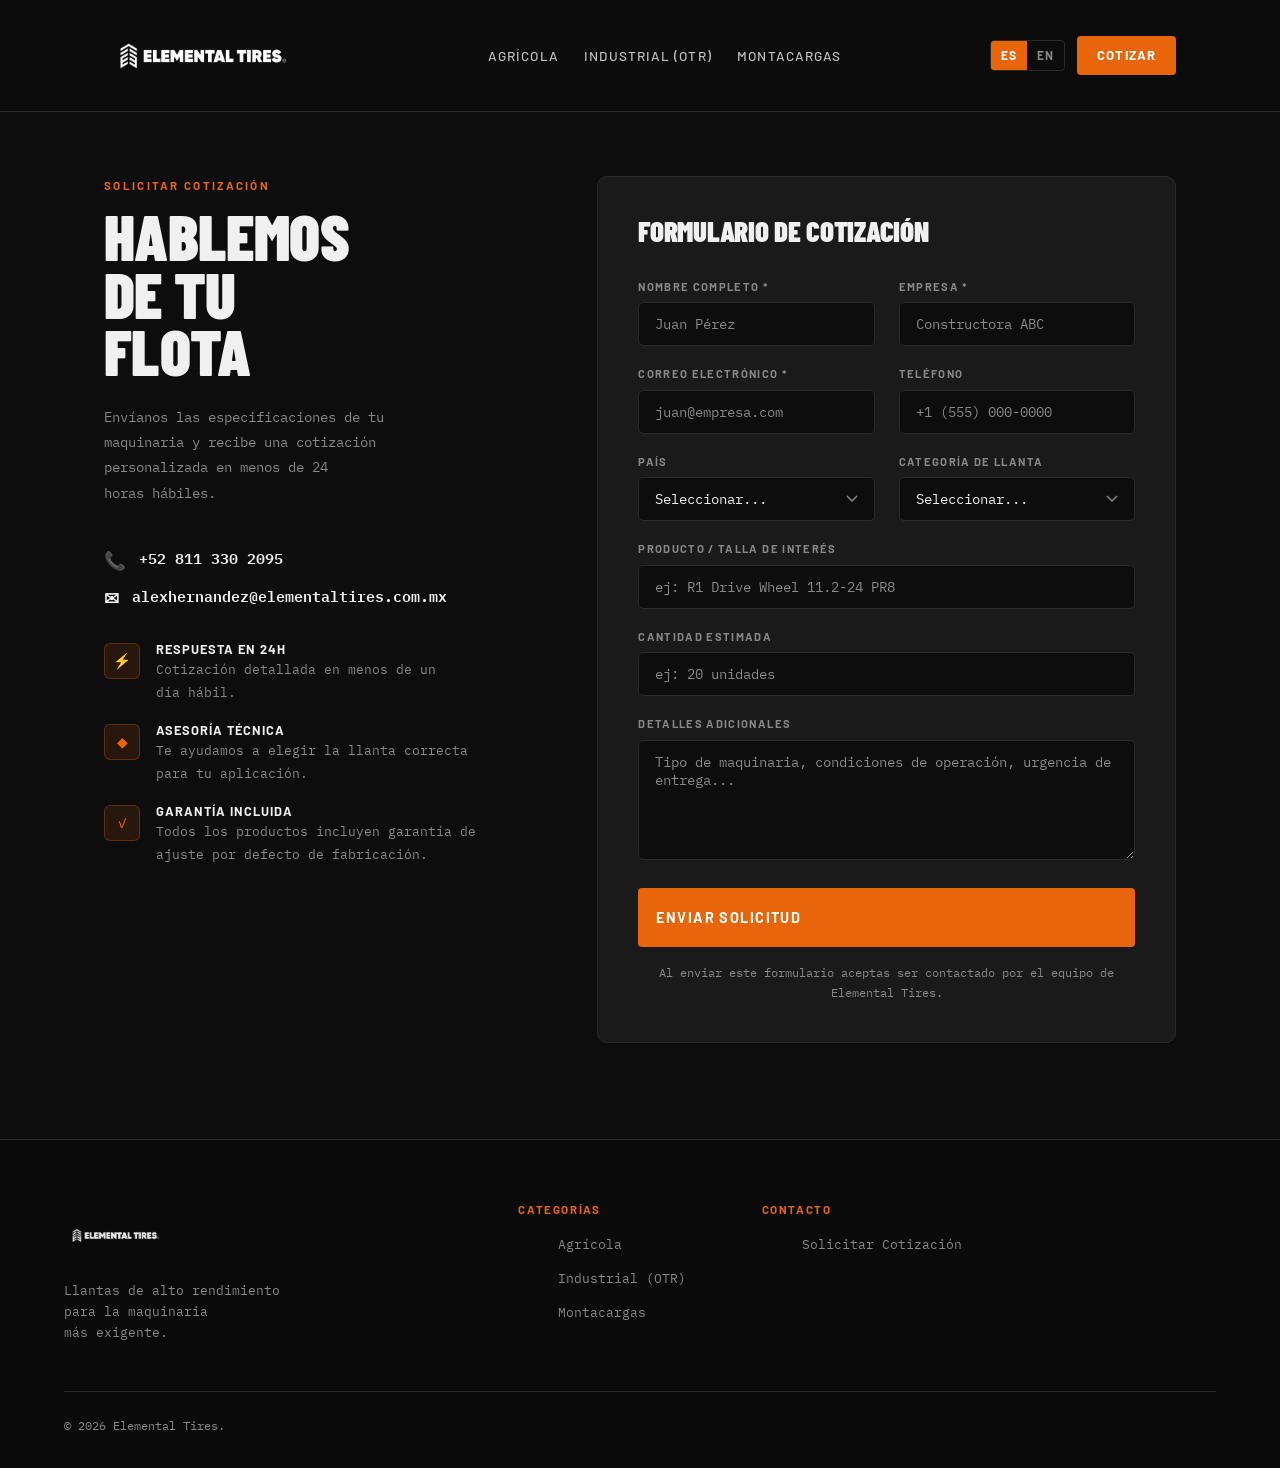
<file: contact.html>
﻿<!DOCTYPE html>
<html lang="es">
<head>
  <meta charset="UTF-8" />
  <meta name="viewport" content="width=device-width, initial-scale=1.0" />
  <title>Solicitar Cotización — Elemental Tires</title>
  <link rel="icon" type="image/png" href="assets/img/logo.png" />
  <meta name="description" content="Solicita una cotización de llantas industriales, agrícolas, OTR o sólidas. Respuesta en 24 horas." />
  <link rel="preconnect" href="https://fonts.googleapis.com" />
  <link rel="preconnect" href="https://fonts.gstatic.com" crossorigin />
  <link rel="stylesheet" href="https://fonts.googleapis.com/css2?family=Barlow+Condensed:wght@400;700;900&family=Barlow:wght@400;500;700&family=IBM+Plex+Mono:wght@400;500&display=swap" />
  <link rel="stylesheet" href="assets/css/main.css?v=20260608" />
  <style>
    .contact-page {
      padding-top: calc(var(--nav-h) + 4rem);
      padding-bottom: 6rem;
      min-height: 100vh;
    }
    .contact-grid {
      display: grid;
      grid-template-columns: 1fr 1.4fr;
      gap: 5rem;
      align-items: flex-start;
      max-width: var(--container);
      margin-inline: auto;
      padding-inline: var(--gutter);
    }
    .contact-info {}
    .contact-info .eyebrow {
      font-family: var(--font-ui);
      font-size: .72rem;
      font-weight: 700;
      letter-spacing: .2em;
      text-transform: uppercase;
      color: var(--accent);
      display: block;
      margin-bottom: .8rem;
    }
    .contact-info h1 {
      font-size: clamp(2.8rem, 5vw, 5rem);
      font-weight: 900;
      line-height: .9;
      margin-bottom: 1.5rem;
    }
    .contact-info p {
      font-size: .9rem;
      color: var(--text-muted);
      line-height: 1.75;
      max-width: 42ch;
      margin-bottom: 2.5rem;
    }
    .contact-direct {
      display: flex;
      flex-direction: column;
      gap: .6rem;
      margin-bottom: 2rem;
    }
    .contact-direct__item {
      display: flex;
      align-items: center;
      gap: .8rem;
      font-size: .92rem;
      font-weight: 600;
      color: var(--text);
      text-decoration: none;
      transition: color .2s;
    }
    .contact-direct__item:hover { color: var(--accent); }
    .contact-direct__icon { font-size: 1.1rem; flex-shrink: 0; }
    .contact-promises {
      display: flex;
      flex-direction: column;
      gap: 1.2rem;
    }
    .contact-promise {
      display: flex;
      align-items: flex-start;
      gap: 1rem;
    }
    .contact-promise__icon {
      width: 36px;
      height: 36px;
      background: rgba(232,101,10,.12);
      border: 1px solid rgba(232,101,10,.3);
      border-radius: 6px;
      display: flex;
      align-items: center;
      justify-content: center;
      color: var(--accent);
      font-size: .9rem;
      flex-shrink: 0;
    }
    .contact-promise h4 {
      font-family: var(--font-ui);
      font-size: .8rem;
      font-weight: 700;
      letter-spacing: .08em;
      text-transform: uppercase;
      color: var(--text);
      margin-bottom: .2rem;
    }
    .contact-promise p { font-size: .82rem; color: var(--text-muted); margin: 0; }

    /* FORM */
    .quote-form {
      background: var(--bg-card);
      border: 1px solid var(--border);
      border-radius: 10px;
      padding: 2.5rem 2.5rem;
    }
    .quote-form h2 {
      font-size: 1.8rem;
      font-weight: 900;
      margin-bottom: 2rem;
    }
    .form-grid {
      display: grid;
      grid-template-columns: 1fr 1fr;
      gap: 1.2rem 1.5rem;
    }
    .form-grid .full { grid-column: 1 / -1; }
    .field {
      display: flex;
      flex-direction: column;
      gap: .4rem;
    }
    .field label {
      font-family: var(--font-ui);
      font-size: .7rem;
      font-weight: 700;
      letter-spacing: .12em;
      text-transform: uppercase;
      color: var(--text-muted);
    }
    .field input,
    .field select,
    .field textarea {
      background: var(--bg);
      border: 1px solid var(--border);
      color: var(--text);
      font-family: var(--font-body);
      font-size: .85rem;
      padding: .75rem 1rem;
      border-radius: 5px;
      width: 100%;
      transition: border-color .2s var(--ease-out);
      appearance: none;
    }
    .field input:focus,
    .field select:focus,
    .field textarea:focus {
      outline: none;
      border-color: var(--accent);
      box-shadow: 0 0 0 3px rgba(232,101,10,.1);
    }
    .field input::placeholder,
    .field textarea::placeholder { color: var(--text-muted); }
    .field textarea { resize: vertical; min-height: 120px; }
    .field select { background-image: url("data:image/svg+xml,%3Csvg xmlns='http://www.w3.org/2000/svg' width='12' height='8'%3E%3Cpath d='M1 1l5 5 5-5' stroke='%23888' stroke-width='1.5' fill='none'/%3E%3C/svg%3E"); background-repeat: no-repeat; background-position: right 1rem center; padding-right: 2.5rem; }
    .field select option { background: var(--bg-card); }

    .form-submit {
      margin-top: 1.8rem;
    }
    .form-submit button {
      width: 100%;
      padding: 1rem;
      font-size: .9rem;
    }
    .form-note {
      margin-top: 1rem;
      font-size: .75rem;
      color: var(--text-muted);
      text-align: center;
    }

    @media (max-width: 960px) {
      .contact-grid { grid-template-columns: 1fr; gap: 3rem; }
    }
    @media (max-width: 540px) {
      .form-grid { grid-template-columns: 1fr; }
      .quote-form { padding: 1.5rem; }
    }
  </style>
</head>
<body>

<a href="#main" class="skip-link" data-es="Ir al contenido" data-en="Skip to content">Ir al contenido</a>
<div id="scroll-bar"></div>

<nav class="nav">
  <div class="nav__inner">
    <a href="index.html" class="nav__logo"><img src="assets/img/logo.png" alt="Elemental Tires" /></a>
    <ul class="nav__links">
      <li><a href="agricultural.html" data-es="Agrícola" data-en="Agricultural">Agrícola</a></li>
      <li><a href="industrial.html" data-es="Industrial (OTR)" data-en="Industrial (OTR)">Industrial (OTR)</a></li>
      <li><a href="solid.html" data-es="Montacargas" data-en="Forklifts">Montacargas</a></li>
    </ul>
    <div class="nav__right">
      <div class="lang-toggle">
        <button class="lang-btn" data-lang="es">ES</button>
        <button class="lang-btn" data-lang="en">EN</button>
      </div>
      <a href="contact.html" class="nav__cta active" data-es="Cotizar" data-en="Get Quote">Cotizar</a>
    </div>
    <button class="nav__hamburger" aria-label="Menú"><span></span><span></span><span></span></button>
  </div>
</nav>
<div class="nav__drawer">
  <a href="agricultural.html" data-es="Agrícola" data-en="Agricultural">Agrícola</a>
  <a href="industrial.html" data-es="Industrial (OTR)" data-en="Industrial (OTR)">Industrial (OTR)</a>
  <a href="solid.html" data-es="Montacargas" data-en="Forklifts">Montacargas</a>
  <a href="contact.html" class="btn btn--primary btn--sm" data-es="Cotizar" data-en="Get Quote">Cotizar</a>
</div>

<main id="main" class="contact-page">
  <div class="contact-grid">

    <!-- LEFT: INFO -->
    <div class="contact-info reveal">
      <span class="eyebrow" data-es="SOLICITAR COTIZACIÓN" data-en="REQUEST QUOTE">SOLICITAR COTIZACIÓN</span>
      <h1 data-es="HABLEMOS<br>DE TU<br>FLOTA" data-en="LET'S TALK<br>ABOUT YOUR<br>FLEET">HABLEMOS<br>DE TU<br>FLOTA</h1>
      <p data-es="Envíanos las especificaciones de tu maquinaria y recibe una cotización personalizada en menos de 24 horas hábiles."
         data-en="Send us your equipment specifications and receive a personalized quote in less than 24 business hours.">
        Envíanos las especificaciones de tu maquinaria y recibe una cotización personalizada en menos de 24 horas hábiles.
      </p>
      <div class="contact-direct">
        <a href="https://wa.me/528113302095" target="_blank" rel="noopener" class="contact-direct__item">
          <span class="contact-direct__icon">📞</span>
          <span>+52 811 330 2095</span>
        </a>
        <a href="mailto:alexhernandez@elementaltires.com.mx" class="contact-direct__item">
          <span class="contact-direct__icon">✉</span>
          <span>alexhernandez@elementaltires.com.mx</span>
        </a>
      </div>
      <div class="contact-promises">
        <div class="contact-promise">
          <div class="contact-promise__icon">⚡</div>
          <div>
            <h4 data-es="Respuesta en 24h" data-en="24h Response">Respuesta en 24h</h4>
            <p data-es="Cotización detallada en menos de un día hábil." data-en="Detailed quote in less than one business day.">Cotización detallada en menos de un día hábil.</p>
          </div>
        </div>
        <div class="contact-promise">
          <div class="contact-promise__icon">◆</div>
          <div>
            <h4 data-es="Asesoría Técnica" data-en="Technical Advice">Asesoría Técnica</h4>
            <p data-es="Te ayudamos a elegir la llanta correcta para tu aplicación." data-en="We help you choose the right tire for your application.">Te ayudamos a elegir la llanta correcta para tu aplicación.</p>
          </div>
        </div>
        <div class="contact-promise">
          <div class="contact-promise__icon">✓</div>
          <div>
            <h4 data-es="Garantía Incluida" data-en="Warranty Included">Garantía Incluida</h4>
            <p data-es="Todos los productos incluyen garantía de ajuste por defecto de fabricación." data-en="All products include adjustment warranty for manufacturing defects.">Todos los productos incluyen garantía de ajuste.</p>
          </div>
        </div>
      </div>
    </div>

    <!-- RIGHT: FORM -->
    <div class="quote-form reveal" style="transition-delay:.1s">
      <h2 data-es="Formulario de Cotización" data-en="Quote Request Form">Formulario de Cotización</h2>
      <form id="quote-form" novalidate>
        <div class="form-grid">

          <div class="field">
            <label for="name" data-es="NOMBRE COMPLETO *" data-en="FULL NAME *">NOMBRE COMPLETO *</label>
            <input type="text" id="name" name="name" required
                   placeholder="Juan Pérez"
                   data-es-placeholder="Juan Pérez" data-en-placeholder="John Smith" />
          </div>

          <div class="field">
            <label for="company" data-es="EMPRESA *" data-en="COMPANY *">EMPRESA *</label>
            <input type="text" id="company" name="company" required
                   placeholder="Constructora ABC"
                   data-es-placeholder="Constructora ABC" data-en-placeholder="ABC Construction" />
          </div>

          <div class="field">
            <label for="email" data-es="CORREO ELECTRÓNICO *" data-en="EMAIL *">CORREO ELECTRÓNICO *</label>
            <input type="email" id="email" name="email" required
                   placeholder="juan@empresa.com"
                   data-es-placeholder="juan@empresa.com" data-en-placeholder="john@company.com" />
          </div>

          <div class="field">
            <label for="phone" data-es="TELÉFONO" data-en="PHONE">TELÉFONO</label>
            <input type="tel" id="phone" name="phone"
                   placeholder="+1 (555) 000-0000" />
          </div>

          <div class="field">
            <label for="country" data-es="PAÍS" data-en="COUNTRY">PAÍS</label>
            <select id="country" name="country">
              <option value="" data-es="Seleccionar..." data-en="Select...">Seleccionar...</option>
              <option value="mx">México</option>
              <option value="co">Colombia</option>
              <option value="pe">Perú</option>
              <option value="cl">Chile</option>
              <option value="ar">Argentina</option>
              <option value="br">Brasil</option>
              <option value="us">United States</option>
              <option value="gt">Guatemala</option>
              <option value="cr">Costa Rica</option>
              <option value="pa">Panamá</option>
              <option value="other" data-es="Otro" data-en="Other">Otro</option>
            </select>
          </div>

          <div class="field">
            <label for="category" data-es="CATEGORÍA DE LLANTA" data-en="TIRE CATEGORY">CATEGORÍA DE LLANTA</label>
            <select id="category" name="category">
              <option value="" data-es="Seleccionar..." data-en="Select...">Seleccionar...</option>
              <option value="agricultural" data-es="Agrícola" data-en="Agricultural">Agrícola</option>
              <option value="industrial" data-es="Industrial" data-en="Industrial">Industrial</option>
              <option value="otr" data-es="OTR Off the Road" data-en="OTR Off the Road">OTR Off the Road</option>
              <option value="solid" data-es="Sólida" data-en="Solid">Sólida</option>
              <option value="multiple" data-es="Varias categorías" data-en="Multiple categories">Varias categorías</option>
            </select>
          </div>

          <div class="field full">
            <label for="product-interest" data-es="PRODUCTO / TALLA DE INTERÉS" data-en="PRODUCT / SIZE OF INTEREST">PRODUCTO / TALLA DE INTERÉS</label>
            <input type="text" id="product-interest" name="product"
                   placeholder="ej: R1 Drive Wheel 11.2-24 PR8"
                   data-es-placeholder="ej: R1 Drive Wheel 11.2-24 PR8"
                   data-en-placeholder="e.g.: R1 Drive Wheel 11.2-24 PR8" />
          </div>

          <div class="field full">
            <label for="quantity" data-es="CANTIDAD ESTIMADA" data-en="ESTIMATED QUANTITY">CANTIDAD ESTIMADA</label>
            <input type="text" id="quantity" name="quantity"
                   placeholder="ej: 20 unidades"
                   data-es-placeholder="ej: 20 unidades"
                   data-en-placeholder="e.g.: 20 units" />
          </div>

          <div class="field full">
            <label for="message" data-es="DETALLES ADICIONALES" data-en="ADDITIONAL DETAILS">DETALLES ADICIONALES</label>
            <textarea id="message" name="message"
                      placeholder="Tipo de maquinaria, condiciones de operación, urgencia de entrega..."
                      data-es-placeholder="Tipo de maquinaria, condiciones de operación, urgencia de entrega..."
                      data-en-placeholder="Equipment type, operating conditions, delivery urgency..."></textarea>
          </div>

        </div>

        <div class="form-submit">
          <button type="submit" class="btn btn--primary"
                  data-es="Enviar Solicitud" data-en="Send Request">Enviar Solicitud</button>
        </div>
        <p class="form-note"
           data-es="Al enviar este formulario aceptas ser contactado por el equipo de Elemental Tires."
           data-en="By submitting this form you agree to be contacted by the Elemental Tires team.">
          Al enviar este formulario aceptas ser contactado por el equipo de Elemental Tires.
        </p>
      </form>
    </div>

  </div>
</main>

<footer class="footer">
  <div class="footer__inner">
    <div>
      <div class="footer__logo"><img src="assets/img/logo.png" alt="Elemental Tires" /></div>
      <p class="footer__tagline" data-es="Llantas de alto rendimiento para la maquinaria más exigente." data-en="High-performance tires for the most demanding machinery.">Llantas de alto rendimiento.</p>
    </div>
    <div class="footer__col">
      <h4 data-es="Categorías" data-en="Categories">Categorías</h4>
      <ul>
        <li><a href="agricultural.html" data-es="Agrícola" data-en="Agricultural">Agrícola</a></li>
        <li><a href="industrial.html" data-es="Industrial (OTR)" data-en="Industrial (OTR)">Industrial (OTR)</a></li>
        <li><a href="solid.html" data-es="Montacargas" data-en="Forklifts">Montacargas</a></li>
      </ul>
    </div>
    <div class="footer__col">
      <h4 data-es="Contacto" data-en="Contact">Contacto</h4>
      <ul><li><a href="contact.html" data-es="Solicitar Cotización" data-en="Request Quote">Solicitar Cotización</a></li></ul>
    </div>
    <div class="footer__col"></div>
  </div>
  <div class="footer__bottom">
    <span class="footer__copy">© 2026 Elemental Tires.</span>
  </div>
</footer>

<script defer src="lib/gsap.min.js"></script>
<script defer src="lib/ScrollTrigger.min.js"></script>
<script defer src="assets/js/main.js?v=20260608"></script>
</body>
</html>
</file>
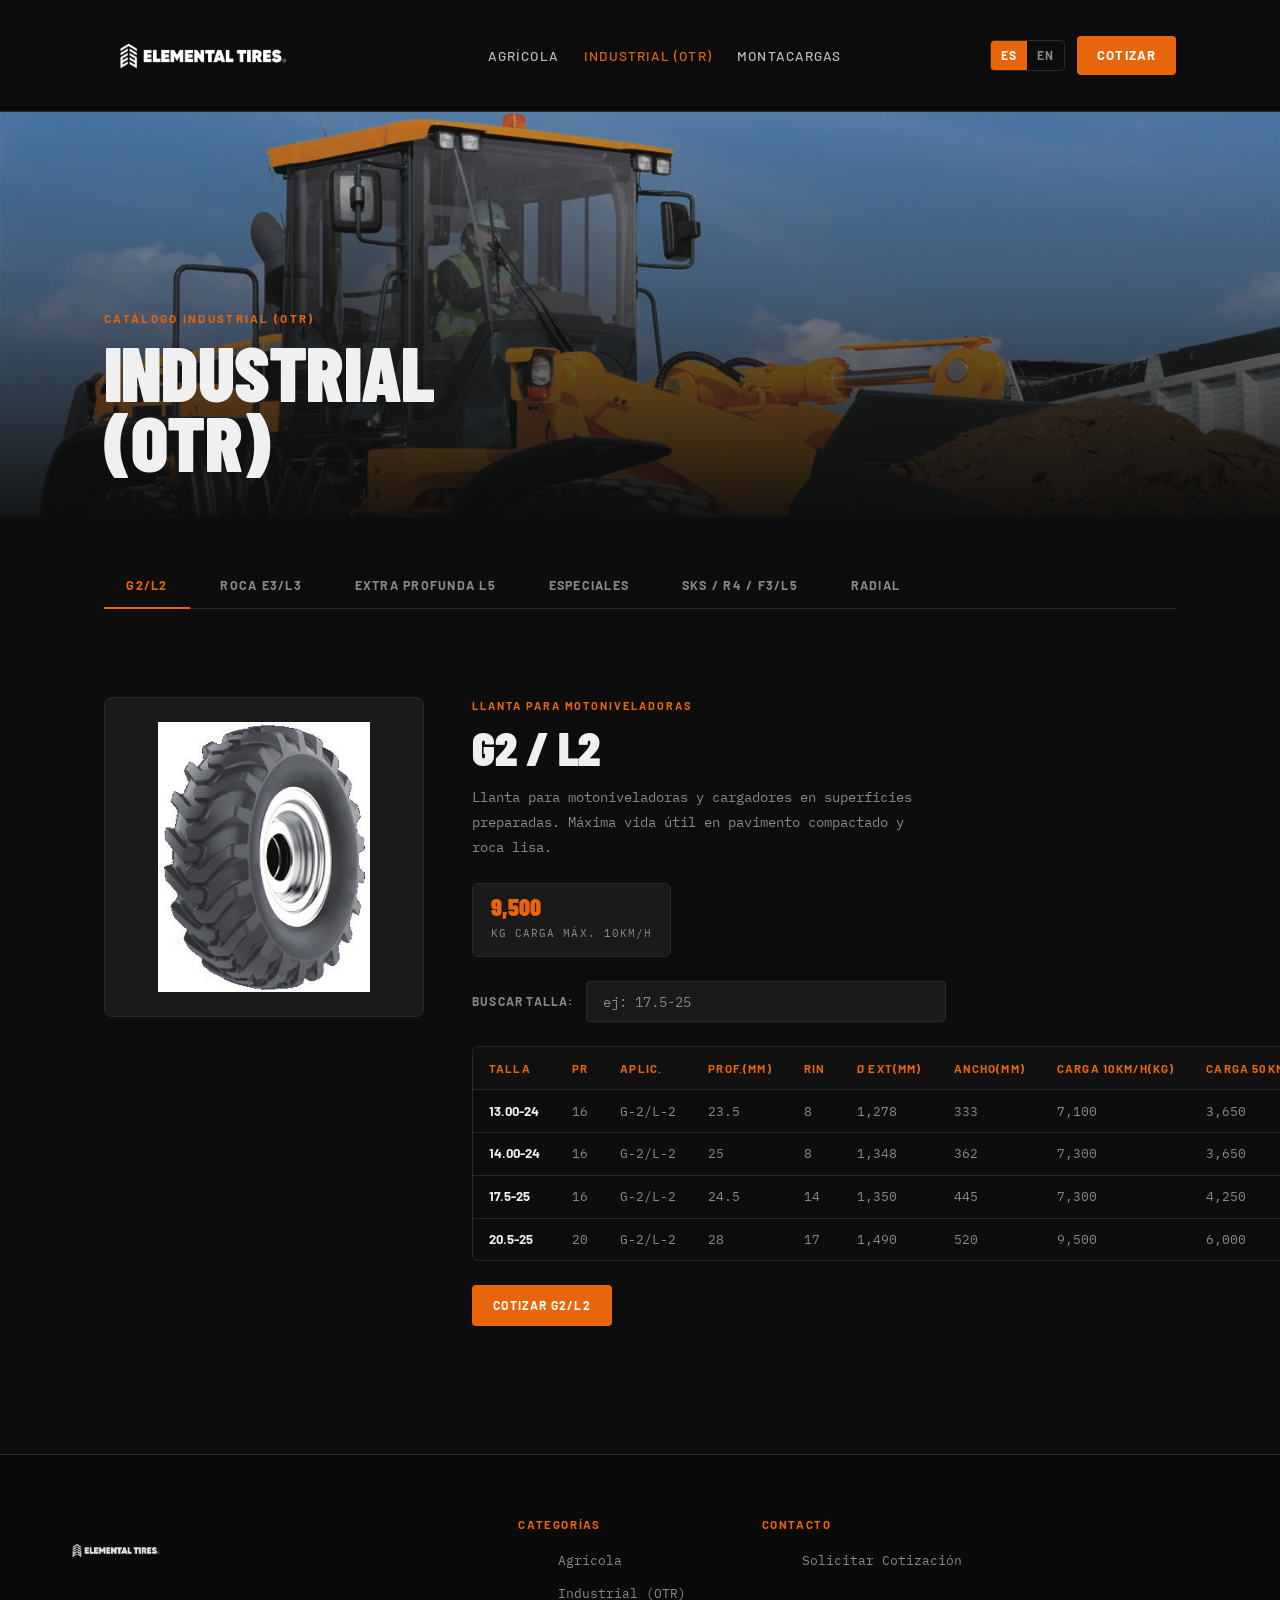
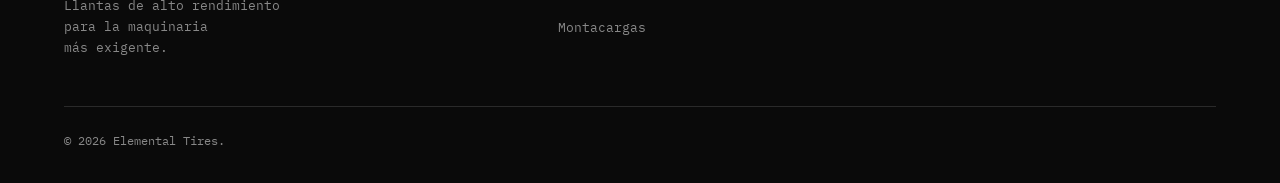
<file: industrial.html>
﻿<!DOCTYPE html>
<html lang="es">
<head>
  <meta charset="UTF-8" />
  <meta name="viewport" content="width=device-width, initial-scale=1.0" />
  <title>Industrial OTR — Elemental Tires</title>
  <link rel="icon" type="image/png" href="assets/img/logo.png" />
  <meta name="description" content="Llantas industriales SKS Skid Steer, R4 Retroexcavadora, DH901 Montacargas. Catálogo completo con especificaciones." />
  <link rel="preconnect" href="https://fonts.googleapis.com" />
  <link rel="preconnect" href="https://fonts.gstatic.com" crossorigin />
  <link rel="stylesheet" href="https://fonts.googleapis.com/css2?family=Barlow+Condensed:wght@400;700;900&family=Barlow:wght@400;500;700&family=IBM+Plex+Mono:wght@400;500&display=swap" />
  <link rel="stylesheet" href="assets/css/main.css?v=20260608" />
  <link rel="stylesheet" href="assets/css/catalog.css?v=20260608" />
</head>
<body>

<a href="#main" class="skip-link" data-es="Ir al contenido" data-en="Skip to content">Ir al contenido</a>
<div id="scroll-bar"></div>

<nav class="nav">
  <div class="nav__inner">
    <a href="index.html" class="nav__logo"><img src="assets/img/logo.png" alt="Elemental Tires" /></a>
    <ul class="nav__links">
      <li><a href="agricultural.html" data-es="Agrícola" data-en="Agricultural">Agrícola</a></li>
      <li><a href="industrial.html" data-es="Industrial (OTR)" data-en="Industrial (OTR)">Industrial (OTR)</a></li>
      <li><a href="solid.html" data-es="Montacargas" data-en="Forklifts">Montacargas</a></li>
    </ul>
    <div class="nav__right">
      <div class="lang-toggle">
        <button class="lang-btn" data-lang="es">ES</button>
        <button class="lang-btn" data-lang="en">EN</button>
      </div>
      <a href="contact.html" class="nav__cta" data-es="Cotizar" data-en="Get Quote">Cotizar</a>
    </div>
    <button class="nav__hamburger" aria-label="Menú"><span></span><span></span><span></span></button>
  </div>
</nav>
<div class="nav__drawer">
  <a href="agricultural.html" data-es="Agrícola" data-en="Agricultural">Agrícola</a>
  <a href="industrial.html" data-es="Industrial (OTR)" data-en="Industrial (OTR)">Industrial (OTR)</a>
  <a href="solid.html" data-es="Montacargas" data-en="Forklifts">Montacargas</a>
  <a href="contact.html" class="btn btn--primary btn--sm" data-es="Cotizar" data-en="Get Quote">Cotizar</a>
</div>

<main id="main">
  <section class="cat-hero">
    <div class="cat-hero__img">
      <img src="assets/img/img-065.png" alt="Cargador industrial OTR" fetchpriority="high" loading="eager" />
    </div>
    <div class="cat-hero__overlay"></div>
    <div class="cat-hero__content container">
      <span class="eyebrow" data-es="CATÁLOGO INDUSTRIAL (OTR)" data-en="INDUSTRIAL (OTR) CATALOG">CATÁLOGO INDUSTRIAL (OTR)</span>
      <h1 data-es="INDUSTRIAL<br>(OTR)" data-en="INDUSTRIAL<br>(OTR)">INDUSTRIAL<br>(OTR)</h1>
    </div>
  </section>

  <div class="page-body container">
    <div class="tabs-wrap">
      <nav class="tabs-nav" role="tablist">
        <button class="tab-btn active" data-tab="smooth" data-es="G2/L2" data-en="G2/L2">G2/L2</button>
        <button class="tab-btn" data-tab="rock" data-es="Roca E3/L3" data-en="Rock E3/L3">Roca E3/L3</button>
        <button class="tab-btn" data-tab="deep" data-es="Extra Profunda L5" data-en="Extra Deep L5">Extra Profunda L5</button>
        <button class="tab-btn" data-tab="special" data-es="Especiales" data-en="Special">Especiales</button>
        <button class="tab-btn" data-tab="sks" data-es="SKS / R4 / F3/L5" data-en="SKS / R4 / F3/L5">SKS / R4 / F3/L5</button>
        <button class="tab-btn" data-tab="radial" data-es="Radial" data-en="Radial">Radial</button>
      </nav>

      <!-- SMOOTH G2/L2 -->
      <div class="tab-panel active" data-panel="smooth">
        <div class="prod-section">
          <div class="prod-layout reveal">
            <div class="prod-img-wrap">
              <img src="assets/img/img-072.png" alt="Llanta G2 lisa OTR" loading="lazy" />
            </div>
            <div class="prod-info">
              <span class="eyebrow" data-es="LLANTA PARA MOTONIVELADORAS" data-en="GRADER TIRE">LLANTA PARA MOTONIVELADORAS</span>
              <h3>G2 / L2</h3>
              <p class="desc"
                 data-es="Llanta para motoniveladoras y cargadores en superficies preparadas. M&aacute;xima vida &uacute;til en pavimento compactado y roca lisa."
                 data-en="Tire for graders and loaders on prepared surfaces. Maximum service life on compacted pavement and smooth rock.">
                Llanta para motoniveladoras y cargadores en superficies preparadas. M&aacute;xima vida &uacute;til en pavimento compactado y roca lisa.
              </p>
              <div class="key-specs">
                <div class="key-spec"><span class="key-spec__val">9,500</span><span class="key-spec__label" data-es="Kg Carga Máx. 10km/h" data-en="Kg Max Load 10km/h">Kg Carga 10km/h</span></div>
              </div>
              <div class="search-wrap">
                <label class="search-label" for="search-g2" data-es="BUSCAR TALLA:" data-en="SEARCH SIZE:">BUSCAR TALLA:</label>
                <input class="search-input" id="search-g2" type="text" data-table="tbl-g2" placeholder="ej: 17.5-25" />
              </div>
              <div class="spec-table-wrap">
                <table class="spec-table" id="tbl-g2">
                  <thead><tr>
                    <th data-es="TALLA" data-en="SIZE">TALLA</th>
                    <th>PR</th>
                    <th data-es="APLIC." data-en="APPL.">APLIC.</th>
                    <th data-es="PROF.(mm)" data-en="DEPTH(mm)">PROF.(mm)</th>
                    <th data-es="RIN" data-en="RIM">RIN</th>
                    <th>&Oslash; EXT(mm)</th>
                    <th data-es="ANCHO(mm)" data-en="WIDTH(mm)">ANCHO(mm)</th>
                    <th data-es="CARGA 10km/h(kg)" data-en="LOAD 10km/h(kg)">CARGA 10km/h</th>
                    <th data-es="CARGA 50km/h(kg)" data-en="LOAD 50km/h(kg)">CARGA 50km/h</th>
                    <th data-es="PRES. 10km/h(kpa)" data-en="PRES. 10km/h(kpa)">PRES. 10km/h</th>
                    <th data-es="PRES. 50km/h(kpa)" data-en="PRES. 50km/h(kpa)">PRES. 50km/h</th>
                    <th data-es="PESO(kg)" data-en="WEIGHT(kg)">PESO(kg)</th>
                  </tr></thead>
                  <tbody>
                    <tr><td>13.00-24</td><td>16</td><td>G-2/L-2</td><td>23.5</td><td>8</td><td>1,278</td><td>333</td><td>7,100</td><td>3,650</td><td>490</td><td>350</td><td>67</td></tr>
                    <tr><td>14.00-24</td><td>16</td><td>G-2/L-2</td><td>25</td><td>8</td><td>1,348</td><td>362</td><td>7,300</td><td>3,650</td><td>550</td><td>350</td><td>78</td></tr>
                    <tr><td>17.5-25</td><td>16</td><td>G-2/L-2</td><td>24.5</td><td>14</td><td>1,350</td><td>445</td><td>7,300</td><td>4,250</td><td>475</td><td>300</td><td>92</td></tr>
                    <tr><td>20.5-25</td><td>20</td><td>G-2/L-2</td><td>28</td><td>17</td><td>1,490</td><td>520</td><td>9,500</td><td>6,000</td><td>450</td><td>325</td><td>140</td></tr>
                  </tbody>
                </table>
              </div>
              <div class="prod-actions">
                <a href="contact.html?product=G2+L2+OTR+Smooth" class="btn btn--primary btn--sm"
                   data-es="Cotizar G2/L2" data-en="Quote G2/L2">Cotizar G2/L2</a>
              </div>
            </div>
          </div>
        </div>
      </div>

      <!-- ROCK E3/L3 -->
      <div class="tab-panel" data-panel="rock">
        <div class="prod-section">
          <div class="prod-layout reveal">
            <div class="prod-img-wrap">
              <img src="assets/img/img-076.png" alt="Llanta E3/L3 roca cargador" loading="lazy" />
            </div>
            <div class="prod-info">
              <span class="eyebrow" data-es="LLANTA ROCA PARA CARGADOR" data-en="ROCK LOADER TIRE">LLANTA ROCA PARA CARGADOR</span>
              <h3>E3/L3 — Rock Loader</h3>
              <span class="pr-badge">PR 16–36</span>
              <p class="desc"
                 data-es="Tread extra profundo para operaciones en cantera, minería a cielo abierto y demolición. Máxima protección contra perforación."
                 data-en="Extra-deep tread for quarry, open-pit mining, and demolition operations. Maximum puncture protection.">
                Tread extra profundo para operaciones en cantera, minería a cielo abierto y demolición. Máxima protección contra perforación.
              </p>
              <div class="key-specs">
                <div class="key-spec"><span class="key-spec__val">19,000</span><span class="key-spec__label" data-es="Kg Carga Máx." data-en="Kg Max Load">Kg Carga Máx.</span></div>
                <div class="key-spec"><span class="key-spec__val">36</span><span class="key-spec__label">PR Máx.</span></div>
              </div>
              <div class="search-wrap">
                <label class="search-label" for="search-e3" data-es="BUSCAR TALLA:" data-en="SEARCH SIZE:">BUSCAR TALLA:</label>
                <input class="search-input" id="search-e3" type="text" data-table="tbl-e3" placeholder="ej: 20.5-25" />
              </div>
              <div class="spec-table-wrap">
                <table class="spec-table" id="tbl-e3">
                  <thead><tr>
                    <th data-es="MODELO" data-en="MODEL">MODELO</th>
                    <th data-es="TALLA" data-en="SIZE">TALLA</th>
                    <th>PR</th>
                    <th data-es="TIPO" data-en="TYPE">TIPO</th>
                    <th data-es="CARGA MÁX. (KG)" data-en="MAX LOAD (KG)">CARGA MÁX. (KG)</th>
                  </tr></thead>
                  <tbody>
                    <tr><td>E3/L3</td><td>16/70-20</td><td>16</td><td>TL</td><td>3,000</td></tr>
                    <tr><td>E3/L3</td><td>17.5-25</td><td>20</td><td>TL</td><td>5,300</td></tr>
                    <tr><td>E3/L3</td><td>20.5-25</td><td>24</td><td>TL</td><td>7,500</td></tr>
                    <tr><td>E3/L3</td><td>23.5-25</td><td>28</td><td>TL</td><td>9,750</td></tr>
                    <tr><td>E3/L3</td><td>26.5-25</td><td>32</td><td>TL</td><td>13,200</td></tr>
                    <tr><td>E3/L3B</td><td>29.5-25</td><td>36</td><td>TL</td><td>17,000</td></tr>
                    <tr><td>E3/L3B</td><td>1400-24</td><td>28</td><td>TT</td><td>12,000</td></tr>
                    <tr><td>E3/L3B</td><td>1600-25</td><td>32</td><td>TT</td><td>16,000</td></tr>
                    <tr><td>E3/L3B</td><td>1800-25</td><td>36</td><td>TT</td><td>19,000</td></tr>
                    <tr class="spec-table__group"><td colspan="5">E3/L3 Bias — Datos duales 10km/h / 50km/h (KG)</td></tr>
                    <tr><td>E3/L3</td><td>14.00-24</td><td>20</td><td>TT</td><td>8,500 / 4,625</td></tr>
                    <tr><td>E3/L3</td><td>16.0/70-20</td><td>16</td><td>TL</td><td>5,600 / 3,350</td></tr>
                    <tr><td>E3/L3</td><td>17.5-25</td><td>20</td><td>TL</td><td>8,250 / 5,000</td></tr>
                    <tr><td>E3/L3</td><td>20.5/70-16</td><td>16</td><td>TL</td><td>— / 2,850</td></tr>
                    <tr><td>E3/L3</td><td>20.5-25</td><td>20</td><td>TL</td><td>9,500 / 6,000</td></tr>
                    <tr><td>E3/L3</td><td>23.5/70-16</td><td>14</td><td>TL</td><td>—</td></tr>
                    <tr><td>E3/L3</td><td>23.5-25</td><td>24</td><td>TL</td><td>12,500 / 8,000</td></tr>
                    <tr><td>E3/L3</td><td>26.5-25</td><td>28</td><td>TL</td><td>15,500 / 10,000</td></tr>
                    <tr><td>E3E</td><td>29.5-25</td><td>28</td><td>TL</td><td>17,500 / 11,500</td></tr>
                  </tbody>
                </table>
              </div>
              <div class="prod-actions">
                <a href="contact.html?product=E3+L3+OTR+Rock" class="btn btn--primary btn--sm"
                   data-es="Cotizar E3/L3" data-en="Quote E3/L3">Cotizar E3/L3</a>
              </div>
            </div>
          </div>
        </div>
      </div>

      <!-- EXTRA DEEP L5 -->
      <div class="tab-panel" data-panel="deep">
        <div class="prod-section">
          <div class="prod-layout reveal">
            <div class="prod-img-wrap">
              <img src="assets/img/img-082.png" alt="Llanta L5 roca extra profunda" loading="lazy" />
            </div>
            <div class="prod-info">
              <span class="eyebrow" data-es="LLANTA ROCA EXTRA PROFUNDA" data-en="EXTRA DEEP ROCK TIRE">LLANTA ROCA EXTRA PROFUNDA</span>
              <h3>L5 — Rock Extra Deep</h3>
              <span class="pr-badge">PR 28–36</span>
              <p class="desc"
                 data-es="La opción más robusta para minería de roca dura. Rodadura extra profunda maximiza la vida útil en los entornos más abrasivos."
                 data-en="The most robust option for hard-rock mining. Extra-deep tread maximizes service life in the most abrasive environments.">
                La opción más robusta para minería de roca dura. Rodadura extra profunda maximiza la vida útil en los entornos más abrasivos.
              </p>
              <div class="key-specs">
                <div class="key-spec"><span class="key-spec__val">20,000</span><span class="key-spec__label" data-es="Kg Carga Máx." data-en="Kg Max Load">Kg Carga Máx.</span></div>
              </div>
              <div class="spec-table-wrap">
                <table class="spec-table" id="tbl-l5">
                  <thead><tr>
                    <th data-es="MODELO" data-en="MODEL">MODELO</th>
                    <th data-es="TALLA" data-en="SIZE">TALLA</th>
                    <th>PR</th>
                    <th data-es="CARGA MÁX. (KG)" data-en="MAX LOAD (KG)">CARGA MÁX. (KG)</th>
                  </tr></thead>
                  <tbody>
                    <tr><td>L5</td><td>20.5-25</td><td>28</td><td>8,500</td></tr>
                    <tr><td>L5</td><td>23.5-25</td><td>32</td><td>11,200</td></tr>
                    <tr><td>L5</td><td>26.5-25</td><td>36</td><td>15,000</td></tr>
                    <tr><td>L5</td><td>29.5-25</td><td>36</td><td>20,000</td></tr>
                    <tr><td>L-5S</td><td>9.00-20</td><td>12</td><td>2,400</td></tr>
                    <tr><td>L-5S</td><td>11.00-20</td><td>16</td><td>3,350</td></tr>
                    <tr><td>L-5S</td><td>14.00-24</td><td>24</td><td>5,600</td></tr>
                    <tr class="spec-table__group"><td colspan="4">L-5 Bias — Datos carga máx (KG)</td></tr>
                    <tr><td>L-5</td><td>23.5-25</td><td>28</td><td>12,500</td></tr>
                    <tr class="spec-table__group"><td colspan="4">LS801-L5 — Extra Deep Loader</td></tr>
                    <tr><td>LS801-L5</td><td>19.5L-24</td><td>12</td><td>3,455</td></tr>
                  </tbody>
                </table>
              </div>
              <div class="prod-actions">
                <a href="contact.html?product=L5+OTR+Extra+Deep" class="btn btn--primary btn--sm"
                   data-es="Cotizar L5" data-en="Quote L5">Cotizar L5</a>
              </div>
            </div>
          </div>
        </div>
      </div>

      <!-- ESPECIALES R3/E7/E3C -->
      <div class="tab-panel" data-panel="special">
        <div class="prod-section">
          <div class="prod-layout reveal">
            <div class="prod-img-wrap">
              <img src="assets/img/img-086.png" alt="Llanta R3 compactador" loading="lazy" />
            </div>
            <div class="prod-info">
              <span class="eyebrow" data-es="COMPACTADORES Y NIVELADORAS" data-en="COMPACTORS &amp; GRADERS">COMPACTADORES Y NIVELADORAS</span>
              <h3>R3 / E7 / E3C</h3>
              <p class="desc"
                 data-es="Llantas especializadas para compactadores de suelo, niveladoras y equipos de mantenimiento vial."
                 data-en="Specialized tires for soil compactors, graders, and road maintenance equipment.">
                Llantas especializadas para compactadores de suelo, niveladoras y equipos de mantenimiento vial.
              </p>
              <div class="spec-table-wrap">
                <table class="spec-table" id="tbl-special">
                  <thead><tr>
                    <th data-es="MODELO" data-en="MODEL">MODELO</th>
                    <th data-es="TALLA" data-en="SIZE">TALLA</th>
                    <th>PR</th>
                    <th data-es="APLICACIÓN" data-en="APPLICATION">APLICACIÓN</th>
                    <th data-es="CARGA MÁX. (KG)" data-en="MAX LOAD (KG)">CARGA MÁX. (KG)</th>
                  </tr></thead>
                  <tbody>
                    <tr><td>R3</td><td>18.4-26</td><td>12</td><td data-es="Compactador" data-en="Compactor">Compactador</td><td>3,550</td></tr>
                    <tr><td>R3</td><td>23.1-26</td><td>16</td><td data-es="Compactador" data-en="Compactor">Compactador</td><td>5,000</td></tr>
                    <tr><td>R-3</td><td>23.1-26</td><td>14</td><td data-es="Compactador" data-en="Compactor">Compactador</td><td>5,600</td></tr>
                    <tr><td>E7</td><td>17.5-25</td><td>20</td><td data-es="Niveladora" data-en="Grader">Niveladora</td><td>5,600</td></tr>
                    <tr><td>E7</td><td>20.5-25</td><td>24</td><td data-es="Niveladora" data-en="Grader">Niveladora</td><td>7,500</td></tr>
                    <tr><td>E3C</td><td>23.5-25</td><td>28</td><td data-es="Cargador" data-en="Loader">Cargador</td><td>9,750</td></tr>
                    <tr><td>E3C</td><td>26.5-25</td><td>32</td><td data-es="Cargador" data-en="Loader">Cargador</td><td>13,200</td></tr>
                  </tbody>
                </table>
              </div>
              <div class="prod-actions">
                <a href="contact.html?product=R3+E7+E3C+OTR" class="btn btn--primary btn--sm"
                   data-es="Cotizar Especiales" data-en="Quote Special">Cotizar Especiales</a>
              </div>
            </div>
          </div>
        </div>
      </div>

      <!-- SKS / R4 / F3 / L5 -->
      <div class="tab-panel" data-panel="sks">

        <!-- SKS-1 -->
        <div class="prod-section">
          <div class="prod-layout reveal">
            <div class="prod-img-wrap">
              <img src="assets/img/img-037.png" alt="Llanta SKS-1 Skid Steer" loading="lazy" />
            </div>
            <div class="prod-info">
              <span class="eyebrow" data-es="SKID STEER" data-en="SKID STEER">SKID STEER</span>
              <h3>SKS-1 &mdash; Skid Steer</h3>
              <p class="desc" data-es="Patr&oacute;n b&aacute;sico SKS-1 con excelente tracci&oacute;n y capacidad de maniobra. El costado extra resistente ofrece mayor estabilidad y resistencia a pinchazos. Excelente desempe&ntilde;o en caminos de barro gracias a su capacidad autolimpiante." data-en="Basic SKS1 pattern with excellent traction and manipulation. Heavy duty sidewall gives more stability and puncture resistance. Excellent performance on mud roads thanks to self-cleaning capacity.">Patr&oacute;n b&aacute;sico SKS-1 con excelente tracci&oacute;n y capacidad de maniobra.</p>
              <div class="search-wrap"><label class="search-label" for="search-sks1" data-es="BUSCAR TALLA:" data-en="SEARCH SIZE:">BUSCAR TALLA:</label><input class="search-input" id="search-sks1" type="text" data-table="tbl-sks1" placeholder="ej: 12-16.5" /></div>
              <div class="spec-table-wrap"><table class="spec-table" id="tbl-sks1"><thead><tr>
                <th data-es="TALLA" data-en="SIZE">TALLA</th><th>PR</th><th data-es="MODELO" data-en="MODEL">MODELO</th>
                <th data-es="PROF.(mm)" data-en="DEPTH(mm)">PROF.(mm)</th><th data-es="RIN" data-en="RIM">RIN</th>
                <th>&Oslash; EXT(mm)</th><th data-es="ANCHO(mm)" data-en="WIDTH(mm)">ANCHO(mm)</th>
                <th data-es="CARGA M&Aacute;X(KG)" data-en="MAX LOAD(KG)">CARGA M&Aacute;X(KG)</th>
                <th data-es="PRESI&Oacute;N(KPA)" data-en="PRESSURE(KPA)">PRESI&Oacute;N(KPA)</th>
                <th data-es="PESO(KG)" data-en="WEIGHT(KG)">PESO(KG)</th>
              </tr></thead><tbody>
                <tr><td>10-16.5</td><td>12</td><td>SKS-1</td><td>18</td><td>8.25</td><td>779</td><td>261</td><td>2,170</td><td>520</td><td>21</td></tr>
                <tr><td>11L-16</td><td>12</td><td>SKS-1</td><td>15</td><td>8</td><td>838</td><td>279</td><td>1,250</td><td>440</td><td>21</td></tr>
                <tr><td>12-16.5</td><td>12</td><td>SKS-1</td><td>18</td><td>9.75</td><td>830</td><td>312</td><td>2,900</td><td>550</td><td>24</td></tr>
                <tr><td>14-17.5</td><td>14</td><td>SKS-1</td><td>25</td><td>10.5</td><td>922</td><td>351</td><td>3,875</td><td>550</td><td>42</td></tr>
                <tr><td>15-19.5</td><td>14</td><td>SKS-1</td><td>13</td><td>11.8</td><td>1,020</td><td>390</td><td>4,565</td><td>485</td><td>55</td></tr>
              </tbody></table></div>
              <div class="prod-actions"><a href="contact.html?product=SKS-1+Skid+Steer" class="btn btn--primary btn--sm" data-es="Cotizar SKS-1" data-en="Quote SKS-1">Cotizar SKS-1</a></div>
            </div>
          </div>
        </div>

        <!-- SKS-3 -->
        <div class="prod-section">
          <div class="prod-layout reveal">
            <div class="prod-img-wrap"><img src="assets/img/img-098.png" alt="Llanta SKS-3 Bobcat" loading="lazy" /></div>
            <div class="prod-info">
              <span class="eyebrow" data-es="BOBCAT &middot; RODADURA PROFUNDA" data-en="BOBCAT &middot; DEEP TREAD">BOBCAT &middot; RODADURA PROFUNDA</span>
              <h3>SKS-3 &mdash; Bobcat / Deep Tread</h3>
              <p class="desc" data-es="Alta fuerza de flotaci&oacute;n gracias a su perfil de banda ancho. El patr&oacute;n de bloques grandes garantiza capacidad autolimpiante. La rodadura profunda tipo L5 aumenta la estabilidad de manejo." data-en="High floating force from wide tread profile. Big block pattern ensures self-cleaning capacity. Deep L5 tread increases driving stability.">Alta fuerza de flotaci&oacute;n gracias a su perfil de banda ancho.</p>
              <div class="search-wrap"><label class="search-label" for="search-sks3" data-es="BUSCAR TALLA:" data-en="SEARCH SIZE:">BUSCAR TALLA:</label><input class="search-input" id="search-sks3" type="text" data-table="tbl-sks3" placeholder="ej: 12-16.5" /></div>
              <div class="spec-table-wrap"><table class="spec-table" id="tbl-sks3"><thead><tr>
                <th data-es="TALLA" data-en="SIZE">TALLA</th><th>PR</th><th data-es="MODELO" data-en="MODEL">MODELO</th>
                <th data-es="PROF.(mm)" data-en="DEPTH(mm)">PROF.(mm)</th><th data-es="RIN" data-en="RIM">RIN</th>
                <th>&Oslash; EXT(mm)</th><th data-es="ANCHO(mm)" data-en="WIDTH(mm)">ANCHO(mm)</th>
                <th data-es="CARGA M&Aacute;X(KG)" data-en="MAX LOAD(KG)">CARGA M&Aacute;X(KG)</th>
                <th data-es="PRESI&Oacute;N(KPA)" data-en="PRESSURE(KPA)">PRESI&Oacute;N(KPA)</th>
                <th data-es="PESO(KG)" data-en="WEIGHT(KG)">PESO(KG)</th>
              </tr></thead><tbody>
                <tr><td>10-16.5</td><td>12</td><td>SKS-3</td><td>35</td><td>8.25</td><td>792</td><td>265</td><td>2,170</td><td>520</td><td>32</td></tr>
                <tr><td>11L-16</td><td>12</td><td>SKS-3</td><td>35</td><td>8</td><td>838</td><td>279</td><td>1,395</td><td>420</td><td>38</td></tr>
                <tr><td>12-16.5</td><td>14</td><td>SKS-3</td><td>36</td><td>9.75</td><td>826</td><td>300</td><td>2,865</td><td>550</td><td>44</td></tr>
                <tr><td>12.5/80-18</td><td>16</td><td>SKS-3</td><td>36</td><td>9</td><td>965</td><td>306</td><td>4,055</td><td>480</td><td>56</td></tr>
                <tr><td>14-17.5</td><td>14</td><td>SKS-3</td><td>36</td><td>10.5</td><td>945</td><td>349</td><td>3,875</td><td>550</td><td>68</td></tr>
              </tbody></table></div>
              <div class="prod-actions"><a href="contact.html?product=SKS-3+Bobcat" class="btn btn--primary btn--sm" data-es="Cotizar SKS-3" data-en="Quote SKS-3">Cotizar SKS-3</a></div>
            </div>
          </div>
        </div>

        <!-- SKS-4 -->
        <div class="prod-section">
          <div class="prod-layout reveal">
            <div class="prod-img-wrap"><img src="assets/img/img-045.png" alt="Llanta SKS-4" loading="lazy" /></div>
            <div class="prod-info">
              <span class="eyebrow" data-es="BOBCAT &middot; MINICARGADOR" data-en="BOBCAT &middot; MINI-LOADER">BOBCAT &middot; MINICARGADOR</span>
              <h3>SKS-4</h3>
              <p class="desc" data-es="Variante SKS-4 con el mismo patr&oacute;n de bloques grandes y rodadura profunda que el SKS-3, optimizada para minicargadores compactos." data-en="SKS-4 variant with the same big block deep-tread pattern as the SKS-3, optimized for compact skid steer loaders.">Variante SKS-4 optimizada para minicargadores compactos.</p>
              <div class="search-wrap"><label class="search-label" for="search-sks4" data-es="BUSCAR TALLA:" data-en="SEARCH SIZE:">BUSCAR TALLA:</label><input class="search-input" id="search-sks4" type="text" data-table="tbl-sks4" placeholder="ej: 12-16.5" /></div>
              <div class="spec-table-wrap"><table class="spec-table" id="tbl-sks4"><thead><tr>
                <th data-es="TALLA" data-en="SIZE">TALLA</th><th>PR</th><th data-es="MODELO" data-en="MODEL">MODELO</th>
                <th data-es="PROF.(mm)" data-en="DEPTH(mm)">PROF.(mm)</th><th data-es="RIN" data-en="RIM">RIN</th>
                <th>&Oslash; EXT(mm)</th><th data-es="ANCHO(mm)" data-en="WIDTH(mm)">ANCHO(mm)</th>
                <th data-es="CARGA M&Aacute;X(KG)" data-en="MAX LOAD(KG)">CARGA M&Aacute;X(KG)</th>
                <th data-es="PRESI&Oacute;N(KPA)" data-en="PRESSURE(KPA)">PRESI&Oacute;N(KPA)</th>
                <th data-es="PESO(KG)" data-en="WEIGHT(KG)">PESO(KG)</th>
              </tr></thead><tbody>
                <tr><td>12-16.5</td><td>14</td><td>SKS-4</td><td>34</td><td>9.75</td><td>835</td><td>325</td><td>2,865</td><td>550</td><td>44</td></tr>
              </tbody></table></div>
              <div class="prod-actions"><a href="contact.html?product=SKS-4" class="btn btn--primary btn--sm" data-es="Cotizar SKS-4" data-en="Quote SKS-4">Cotizar SKS-4</a></div>
            </div>
          </div>
        </div>

        <!-- SKS-5 -->
        <div class="prod-section">
          <div class="prod-layout reveal">
            <div class="prod-img-wrap"><img src="assets/img/img-059.png" alt="Llanta SKS-5 Loader" loading="lazy" /></div>
            <div class="prod-info">
              <span class="eyebrow" data-es="CONSTRUCCI&Oacute;N &middot; LOADER" data-en="CONSTRUCTION &middot; LOADER">CONSTRUCCI&Oacute;N &middot; LOADER</span>
              <h3>SKS-5 &mdash; Construcci&oacute;n / Loader</h3>
              <p class="desc" data-es="Costado extremadamente grueso con alta resistencia al corte y desgaste. Patr&oacute;n de bloques para construcci&oacute;n con buen drenaje. Rodadura profunda reduce el tiempo de inactividad por pinchazos." data-en="Extreme thick sidewall with high cut and wear resistance. Block pattern for construction with good drainage. Deep tread reduces downtime from punctures.">Costado extremadamente grueso con alta resistencia al corte y desgaste.</p>
              <div class="search-wrap"><label class="search-label" for="search-sks5" data-es="BUSCAR TALLA:" data-en="SEARCH SIZE:">BUSCAR TALLA:</label><input class="search-input" id="search-sks5" type="text" data-table="tbl-sks5" placeholder="ej: 12-16.5" /></div>
              <div class="spec-table-wrap"><table class="spec-table" id="tbl-sks5"><thead><tr>
                <th data-es="TALLA" data-en="SIZE">TALLA</th><th>PR</th><th data-es="MODELO" data-en="MODEL">MODELO</th>
                <th data-es="PROF.(mm)" data-en="DEPTH(mm)">PROF.(mm)</th><th data-es="RIN" data-en="RIM">RIN</th>
                <th>&Oslash; EXT(mm)</th><th data-es="ANCHO(mm)" data-en="WIDTH(mm)">ANCHO(mm)</th>
                <th data-es="CARGA M&Aacute;X(KG)" data-en="MAX LOAD(KG)">CARGA M&Aacute;X(KG)</th>
                <th data-es="PRESI&Oacute;N(KPA)" data-en="PRESSURE(KPA)">PRESI&Oacute;N(KPA)</th>
                <th data-es="PESO(KG)" data-en="WEIGHT(KG)">PESO(KG)</th>
              </tr></thead><tbody>
                <tr><td>10-16.5</td><td>12</td><td>SKS-5</td><td>35</td><td>8.25</td><td>792</td><td>265</td><td>2,170</td><td>520</td><td>35</td></tr>
                <tr><td>12-16.5</td><td>14</td><td>SKS-5</td><td>36</td><td>9.75</td><td>826</td><td>300</td><td>2,865</td><td>550</td><td>48</td></tr>
                <tr><td>12.5/80-18</td><td>16</td><td>SKS-5</td><td>36</td><td>9</td><td>965</td><td>306</td><td>4,055</td><td>480</td><td>56</td></tr>
              </tbody></table></div>
              <div class="prod-actions"><a href="contact.html?product=SKS-5+Construccion" class="btn btn--primary btn--sm" data-es="Cotizar SKS-5" data-en="Quote SKS-5">Cotizar SKS-5</a></div>
            </div>
          </div>
        </div>

        <!-- SKS-6 -->
        <div class="prod-section">
          <div class="prod-layout reveal">
            <div class="prod-img-wrap"><img src="assets/img/img-047.png" alt="Llanta SKS-6 Backhoe" loading="lazy" /></div>
            <div class="prod-info">
              <span class="eyebrow" data-es="MINICARGADOR &middot; RETROEXCAVADORA" data-en="SKID STEER &middot; BACKHOE">MINICARGADOR &middot; RETROEXCAVADORA</span>
              <h3>SKS-6 &mdash; Backhoe / Skid Steer</h3>
              <p class="desc" data-es="Rodadura profunda tipo minero. Alta resistencia al corte y desgaste con ahorro de combustible. Gran tracci&oacute;n y buena capacidad autolimpiante." data-en="Deep mining-like tread. High cut and wear resistance with fuel saving. Great traction and good self-cleaning capacity.">Rodadura profunda tipo minero. Alta resistencia al corte y desgaste.</p>
              <div class="search-wrap"><label class="search-label" for="search-sks6" data-es="BUSCAR TALLA:" data-en="SEARCH SIZE:">BUSCAR TALLA:</label><input class="search-input" id="search-sks6" type="text" data-table="tbl-sks6" placeholder="ej: 12-16.5" /></div>
              <div class="spec-table-wrap"><table class="spec-table" id="tbl-sks6"><thead><tr>
                <th data-es="TALLA" data-en="SIZE">TALLA</th><th>PR</th><th data-es="MODELO" data-en="MODEL">MODELO</th>
                <th data-es="PROF.(mm)" data-en="DEPTH(mm)">PROF.(mm)</th><th data-es="RIN" data-en="RIM">RIN</th>
                <th>&Oslash; EXT(mm)</th><th data-es="ANCHO(mm)" data-en="WIDTH(mm)">ANCHO(mm)</th>
                <th data-es="CARGA M&Aacute;X(KG)" data-en="MAX LOAD(KG)">CARGA M&Aacute;X(KG)</th>
                <th data-es="PRESI&Oacute;N(KPA)" data-en="PRESSURE(KPA)">PRESI&Oacute;N(KPA)</th>
                <th data-es="PESO(KG)" data-en="WEIGHT(KG)">PESO(KG)</th>
              </tr></thead><tbody>
                <tr><td>10-16.5</td><td>12</td><td>SKS-6</td><td>26</td><td>8.25</td><td>792</td><td>265</td><td>2,170</td><td>520</td><td>30</td></tr>
                <tr><td>12-16.5</td><td>14</td><td>SKS-6</td><td>28</td><td>9.75</td><td>826</td><td>300</td><td>2,865</td><td>550</td><td>40</td></tr>
              </tbody></table></div>
              <div class="prod-actions"><a href="contact.html?product=SKS-6+Backhoe" class="btn btn--primary btn--sm" data-es="Cotizar SKS-6" data-en="Quote SKS-6">Cotizar SKS-6</a></div>
            </div>
          </div>
        </div>

        <!-- R-4 -->
        <div class="prod-section">
          <div class="prod-layout reveal">
            <div class="prod-img-wrap"><img src="assets/img/img-053.png" alt="Llanta R-4 Retroexcavadora" loading="lazy" /></div>
            <div class="prod-info">
              <span class="eyebrow" data-es="RETROEXCAVADORA &middot; TRACTOR INDUSTRIAL" data-en="BACKHOE &middot; INDUSTRIAL TRACTOR">RETROEXCAVADORA &middot; TRACTOR INDUSTRIAL</span>
              <h3>R-4 &mdash; Retroexcavadora / Tractor Industrial</h3>
              <p class="desc" data-es="Patr&oacute;n cl&aacute;sico R4 todo uso para construcci&oacute;n, excavadoras, tractores y retroexcavadoras. Excelente tracci&oacute;n y flotaci&oacute;n con resistencia superior a los impactos." data-en="Classic R4 all-purpose pattern for construction, excavators, tractors and backhoes. Excellent traction and flotation with superior impact resistance.">Patr&oacute;n cl&aacute;sico R4 todo uso para construcci&oacute;n, excavadoras y retroexcavadoras.</p>
              <div class="search-wrap"><label class="search-label" for="search-r4" data-es="BUSCAR TALLA:" data-en="SEARCH SIZE:">BUSCAR TALLA:</label><input class="search-input" id="search-r4" type="text" data-table="tbl-r4" placeholder="ej: 16.9-24" /></div>
              <div class="spec-table-wrap"><table class="spec-table" id="tbl-r4"><thead><tr>
                <th data-es="TALLA" data-en="SIZE">TALLA</th><th>PR</th><th data-es="MODELO" data-en="MODEL">MODELO</th>
                <th data-es="PROF.(mm)" data-en="DEPTH(mm)">PROF.(mm)</th><th data-es="RIN" data-en="RIM">RIN</th>
                <th>&Oslash; EXT(mm)</th><th data-es="ANCHO(mm)" data-en="WIDTH(mm)">ANCHO(mm)</th>
                <th data-es="CARGA M&Aacute;X(KG)" data-en="MAX LOAD(KG)">CARGA M&Aacute;X(KG)</th>
                <th data-es="PRESI&Oacute;N(KPA)" data-en="PRESSURE(KPA)">PRESI&Oacute;N(KPA)</th>
                <th data-es="PESO(KG)" data-en="WEIGHT(KG)">PESO(KG)</th>
              </tr></thead><tbody>
                <tr><td>12.5/80-18</td><td>12</td><td>R-4</td><td>25.5</td><td>9</td><td>1,001</td><td>350</td><td>2,625</td><td>370</td><td>38</td></tr>
                <tr><td>16.9-24</td><td>12</td><td>R-4</td><td>27</td><td>15</td><td>1,236</td><td>429</td><td>3,250</td><td>260</td><td>82</td></tr>
                <tr><td>16.9-28</td><td>12</td><td>R-4</td><td>27</td><td>15</td><td>1,435</td><td>430</td><td>3,450</td><td>260</td><td>86</td></tr>
                <tr><td>17.5L-24</td><td>12</td><td>R-4</td><td>23</td><td>15</td><td>1,241</td><td>445</td><td>3,150</td><td>260</td><td>85</td></tr>
                <tr><td>18.4-26</td><td>12</td><td>R-4</td><td>24</td><td>16</td><td>1,450</td><td>467</td><td>2,985</td><td>230</td><td>92</td></tr>
                <tr><td>19.5L-24</td><td>14</td><td>R-4</td><td>27</td><td>17</td><td>1,314</td><td>495</td><td>3,455</td><td>230</td><td>92</td></tr>
                <tr><td>21L-24</td><td>12</td><td>R-4</td><td>&mdash;</td><td>18</td><td>1,378</td><td>533</td><td>3,875</td><td>220</td><td>105</td></tr>
              </tbody></table></div>
              <div class="prod-actions"><a href="contact.html?product=R-4+Retroexcavadora" class="btn btn--primary btn--sm" data-es="Cotizar R-4" data-en="Quote R-4">Cotizar R-4</a></div>
            </div>
          </div>
        </div>

        <!-- F-3 -->
        <div class="prod-section">
          <div class="prod-layout reveal">
            <div class="prod-img-wrap"><img src="assets/img/img-088.png" alt="Llanta F-3 Agro-Industrial" loading="lazy" /></div>
            <div class="prod-info">
              <span class="eyebrow" data-es="AGRO-INDUSTRIAL RIB" data-en="AGRO-INDUSTRIAL RIB">AGRO-INDUSTRIAL RIB</span>
              <h3>F-3 &mdash; Agro-Industrial Rib</h3>
              <p class="desc" data-es="Llanta agro-industrial de patr&oacute;n de costillas para transporte en campo y carretera. Excelente tracci&oacute;n sobre suelo duro, asfalto y concreto. Carcasa de nylon reforzada resiste impactos y pinchazos." data-en="Agro-industrial rib-pattern tire for field and road transport. Excellent traction on hard soil, asphalt and concrete. Reinforced nylon carcass resists impacts and punctures.">Llanta agro-industrial de patr&oacute;n de costillas para transporte en campo y carretera.</p>
              <div class="search-wrap"><label class="search-label" for="search-f3" data-es="BUSCAR TALLA:" data-en="SEARCH SIZE:">BUSCAR TALLA:</label><input class="search-input" id="search-f3" type="text" data-table="tbl-f3" placeholder="ej: 11L-16" /></div>
              <div class="spec-table-wrap"><table class="spec-table" id="tbl-f3"><thead><tr>
                <th data-es="TALLA" data-en="SIZE">TALLA</th><th>PR</th><th data-es="MODELO" data-en="MODEL">MODELO</th>
                <th data-es="PROF.(mm)" data-en="DEPTH(mm)">PROF.(mm)</th><th data-es="RIN" data-en="RIM">RIN</th>
                <th>&Oslash; EXT(mm)</th><th data-es="ANCHO(mm)" data-en="WIDTH(mm)">ANCHO(mm)</th>
                <th data-es="CARGA M&Aacute;X(KG)" data-en="MAX LOAD(KG)">CARGA M&Aacute;X(KG)</th>
                <th data-es="PRESI&Oacute;N(KPA)" data-en="PRESSURE(KPA)">PRESI&Oacute;N(KPA)</th>
                <th data-es="PESO(KG)" data-en="WEIGHT(KG)">PESO(KG)</th>
              </tr></thead><tbody>
                <tr><td>11L-16</td><td>12</td><td>F-3</td><td>15</td><td>8</td><td>838</td><td>279</td><td>1,250</td><td>420</td><td>22</td></tr>
              </tbody></table></div>
              <div class="prod-actions"><a href="contact.html?product=F-3+Agro-Industrial" class="btn btn--primary btn--sm" data-es="Cotizar F-3" data-en="Quote F-3">Cotizar F-3</a></div>
            </div>
          </div>
        </div>

        <!-- LS801-L5 -->
        <div class="prod-section">
          <div class="prod-layout reveal">
            <div class="prod-img-wrap"><img src="assets/img/img-041.png" alt="Llanta LS801-L5" loading="lazy" /></div>
            <div class="prod-info">
              <span class="eyebrow" data-es="RODADURA EXTRA PROFUNDA" data-en="EXTRA DEEP TREAD">RODADURA EXTRA PROFUNDA</span>
              <h3>LS801 &mdash; L5</h3>
              <p class="desc" data-es="Rodadura extra profunda con tacos m&aacute;s anchos y grandes. Gran &aacute;rea de contacto asegura estabilidad y excelente resistencia al desgaste con costado reforzado." data-en="Extra deep tread with wider and larger lugs. Large contact area ensures stability and excellent wear resistance with reinforced sidewall.">Rodadura extra profunda para la mejor tracci&oacute;n y estabilidad.</p>
              <div class="search-wrap"><label class="search-label" for="search-ls801" data-es="BUSCAR TALLA:" data-en="SEARCH SIZE:">BUSCAR TALLA:</label><input class="search-input" id="search-ls801" type="text" data-table="tbl-ls801" placeholder="ej: 19.5L-24" /></div>
              <div class="spec-table-wrap"><table class="spec-table" id="tbl-ls801"><thead><tr>
                <th data-es="TALLA" data-en="SIZE">TALLA</th><th>PR</th><th data-es="MODELO" data-en="MODEL">MODELO</th>
                <th data-es="PROF.(mm)" data-en="DEPTH(mm)">PROF.(mm)</th><th data-es="RIN" data-en="RIM">RIN</th>
                <th>&Oslash; EXT(mm)</th><th data-es="ANCHO(mm)" data-en="WIDTH(mm)">ANCHO(mm)</th>
                <th data-es="CARGA M&Aacute;X(KG)" data-en="MAX LOAD(KG)">CARGA M&Aacute;X(KG)</th>
                <th data-es="PRESI&Oacute;N(KPA)" data-en="PRESSURE(KPA)">PRESI&Oacute;N(KPA)</th>
                <th data-es="PESO(KG)" data-en="WEIGHT(KG)">PESO(KG)</th>
              </tr></thead><tbody>
                <tr><td>19.5L-24</td><td>12</td><td>LS801-L5</td><td>28</td><td>17</td><td>1,340</td><td>495</td><td>3,455</td><td>230</td><td>95</td></tr>
              </tbody></table></div>
              <div class="prod-actions"><a href="contact.html?product=LS801-L5" class="btn btn--primary btn--sm" data-es="Cotizar LS801-L5" data-en="Quote LS801-L5">Cotizar LS801-L5</a></div>
            </div>
          </div>
        </div>

      </div>
      <!-- RADIAL OTR -->
      <div class="tab-panel" data-panel="radial">
        <div class="prod-section">
          <div class="prod-layout reveal">
            <div class="prod-img-wrap">
              <img src="assets/img/img-078.png" alt="Llanta Radial OTR" loading="lazy" />
            </div>
            <div class="prod-info">
              <span class="eyebrow" data-es="LLANTAS RADIALES OTR" data-en="RADIAL OTR TIRES">LLANTAS RADIALES OTR</span>
              <h3>Radial — LSA1 / LSB5 / LSA8</h3>
              <p class="desc"
                 data-es="Llantas radiales de alto rendimiento para maquinaria pesada. Mayor confort, menor consumo de combustible y mayor vida útil que las bias."
                 data-en="High-performance radial tires for heavy machinery. Greater comfort, lower fuel consumption and longer service life than bias tires.">
                Llantas radiales de alto rendimiento para maquinaria pesada. Mayor confort, menor consumo de combustible y mayor vida útil que las bias.
              </p>
              <div class="search-wrap">
                <label class="search-label" for="search-radial" data-es="BUSCAR TALLA:" data-en="SEARCH SIZE:">BUSCAR TALLA:</label>
                <input class="search-input" id="search-radial" type="text" data-table="tbl-radial" placeholder="ej: 23.5R25" />
              </div>
              <div class="spec-table-wrap">
                <table class="spec-table" id="tbl-radial">
                  <thead><tr>
                    <th data-es="MODELO" data-en="MODEL">MODELO</th>
                    <th data-es="TALLA" data-en="SIZE">TALLA</th>
                    <th>PR</th>
                    <th data-es="TIPO" data-en="TYPE">TIPO</th>
                    <th data-es="CARGA MÁX. (KG) 10/50km/h" data-en="MAX LOAD (KG) 10/50km/h">CARGA MÁX. (KG) 10/50km/h</th>
                  </tr></thead>
                  <tbody>
                    <tr class="spec-table__group"><td colspan="5">LSA1 — E-3/L-3 Radial OTR</td></tr>
                    <tr><td>LSA1</td><td>17.5R25</td><td>—</td><td>TL</td><td>8,500 / 5,450</td></tr>
                    <tr><td>LSA1</td><td>20.5R25</td><td>—</td><td>TL</td><td>11,500 / 7,300</td></tr>
                    <tr><td>LSA1</td><td>23.5R25</td><td>—</td><td>TL</td><td>14,500 / 9,250</td></tr>
                    <tr><td>LSA1</td><td>26.5R25</td><td>—</td><td>TL</td><td>18,500 / 11,500</td></tr>
                    <tr><td>LSA1</td><td>29.5R25</td><td>—</td><td>TL</td><td>22,400 / 14,000</td></tr>
                    <tr><td>LSA1</td><td>29.5R29</td><td>—</td><td>TL</td><td>23,600 / 15,000</td></tr>
                    <tr class="spec-table__group"><td colspan="5">LSB5 — E-4/L-4 Radial OTR Dozers</td></tr>
                    <tr><td>LSB5</td><td>23.5R25</td><td>—</td><td>TL</td><td>14,500 / 9,250</td></tr>
                    <tr><td>LSB5</td><td>26.5R25</td><td>—</td><td>TL</td><td>18,500 / 11,500</td></tr>
                    <tr><td>LSB5</td><td>29.5R25</td><td>—</td><td>TL</td><td>22,400 / 14,000</td></tr>
                    <tr class="spec-table__group"><td colspan="5">LSA8 — L-5 Radial OTR Extra Deep</td></tr>
                    <tr><td>LSA8</td><td>20.5R25</td><td>—</td><td>TL</td><td>11,500</td></tr>
                    <tr><td>LSA8</td><td>23.5R25</td><td>—</td><td>TL</td><td>14,500</td></tr>
                    <tr><td>LSA8</td><td>26.5R25</td><td>—</td><td>TL</td><td>18,500</td></tr>
                    <tr><td>LSA8</td><td>29.5R25</td><td>—</td><td>TL</td><td>22,400</td></tr>
                  </tbody>
                </table>
              </div>
              <div class="prod-actions">
                <a href="contact.html?product=Radial+OTR+LSA1+LSB5+LSA8" class="btn btn--primary btn--sm"
                   data-es="Cotizar Radial OTR" data-en="Quote Radial OTR">Cotizar Radial OTR</a>
              </div>
            </div>
          </div>
        </div>
      </div>

    </div>
  </div>
</main>

<footer class="footer">
  <div class="footer__inner">
    <div>
      <div class="footer__logo"><img src="assets/img/logo.png" alt="Elemental Tires" /></div>
      <p class="footer__tagline" data-es="Llantas de alto rendimiento para la maquinaria más exigente." data-en="High-performance tires for the most demanding machinery.">Llantas de alto rendimiento.</p>
    </div>
    <div class="footer__col">
      <h4 data-es="Categorías" data-en="Categories">Categorías</h4>
      <ul>
        <li><a href="agricultural.html" data-es="Agrícola" data-en="Agricultural">Agrícola</a></li>
        <li><a href="industrial.html" data-es="Industrial (OTR)" data-en="Industrial (OTR)">Industrial (OTR)</a></li>
        <li><a href="solid.html" data-es="Montacargas" data-en="Forklifts">Montacargas</a></li>
      </ul>
    </div>
    <div class="footer__col">
      <h4 data-es="Contacto" data-en="Contact">Contacto</h4>
      <ul><li><a href="contact.html" data-es="Solicitar Cotización" data-en="Request Quote">Solicitar Cotización</a></li></ul>
    </div>
    <div class="footer__col"></div>
  </div>
  <div class="footer__bottom">
    <span class="footer__copy">© 2026 Elemental Tires.</span>
  </div>
</footer>

<script defer src="lib/gsap.min.js"></script>
<script defer src="lib/ScrollTrigger.min.js"></script>
<script defer src="assets/js/main.js?v=20260608"></script>
</body>
</html>
</file>
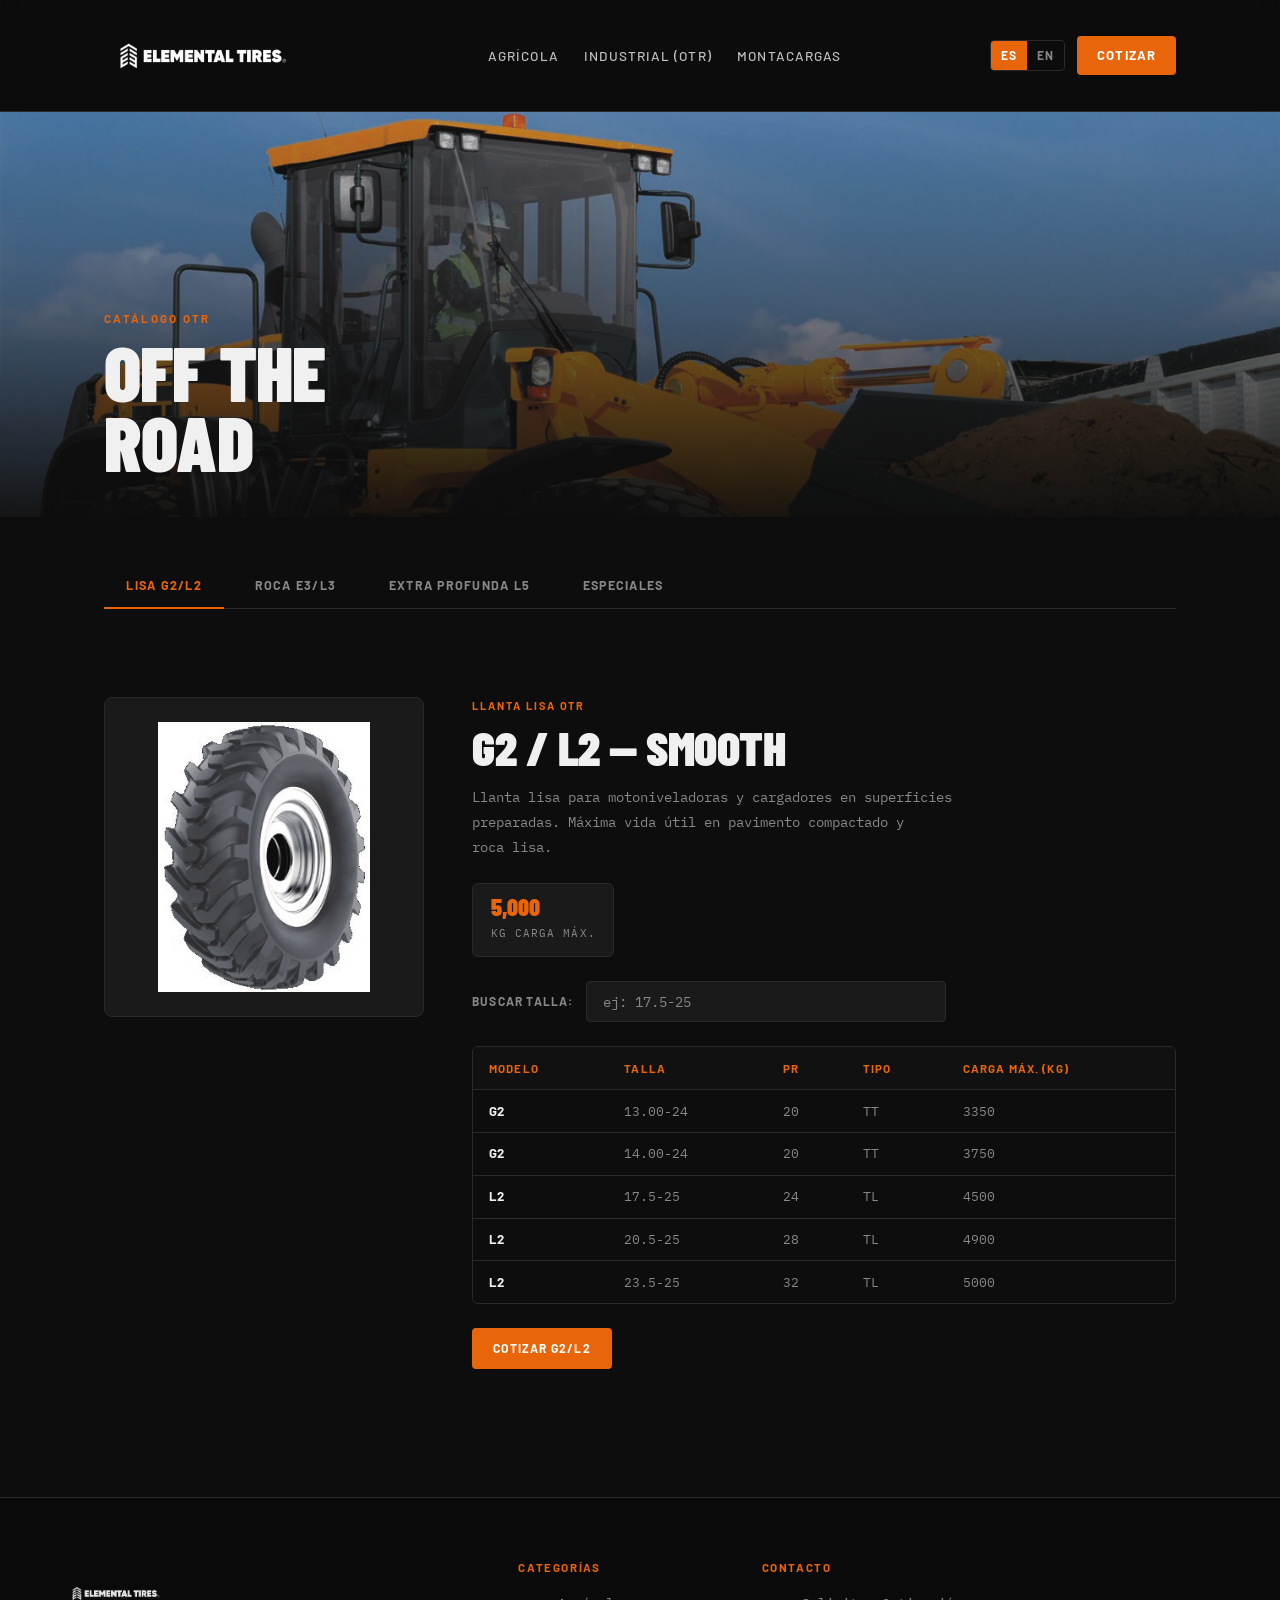
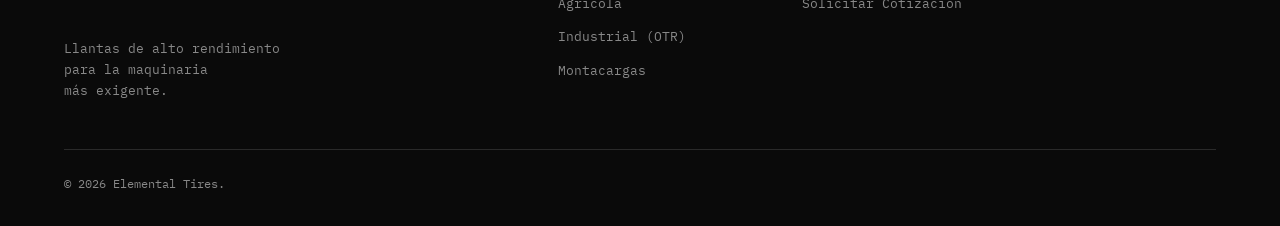
<file: offroad.html>
﻿<!DOCTYPE html>
<html lang="es">
<head>
  <meta charset="UTF-8" />
  <meta name="viewport" content="width=device-width, initial-scale=1.0" />
  <title>Llantas OTR Off The Road — Elemental Tires</title>
  <link rel="icon" type="image/png" href="assets/img/logo.png" />
  <meta name="description" content="Llantas OTR para cargadores, niveladoras, compactadores y minería. G2, L2, E3/L3, L5, R3, E7, E3C." />
  <link rel="preconnect" href="https://fonts.googleapis.com" />
  <link rel="preconnect" href="https://fonts.gstatic.com" crossorigin />
  <link rel="stylesheet" href="https://fonts.googleapis.com/css2?family=Barlow+Condensed:wght@400;700;900&family=Barlow:wght@400;500;700&family=IBM+Plex+Mono:wght@400;500&display=swap" />
  <link rel="stylesheet" href="assets/css/main.css?v=20260608" />
  <link rel="stylesheet" href="assets/css/catalog.css?v=20260608" />
</head>
<body>

<a href="#main" class="skip-link" data-es="Ir al contenido" data-en="Skip to content">Ir al contenido</a>
<div id="scroll-bar"></div>

<nav class="nav">
  <div class="nav__inner">
    <a href="index.html" class="nav__logo"><img src="assets/img/logo.png" alt="Elemental Tires" /></a>
    <ul class="nav__links">
      <li><a href="agricultural.html" data-es="Agrícola" data-en="Agricultural">Agrícola</a></li>
      <li><a href="industrial.html" data-es="Industrial (OTR)" data-en="Industrial (OTR)">Industrial (OTR)</a></li>
      <li><a href="solid.html" data-es="Montacargas" data-en="Forklifts">Montacargas</a></li>
    </ul>
    <div class="nav__right">
      <div class="lang-toggle">
        <button class="lang-btn" data-lang="es">ES</button>
        <button class="lang-btn" data-lang="en">EN</button>
      </div>
      <a href="contact.html" class="nav__cta" data-es="Cotizar" data-en="Get Quote">Cotizar</a>
    </div>
    <button class="nav__hamburger" aria-label="Menú"><span></span><span></span><span></span></button>
  </div>
</nav>
<div class="nav__drawer">
  <a href="agricultural.html" data-es="Agrícola" data-en="Agricultural">Agrícola</a>
  <a href="industrial.html" data-es="Industrial (OTR)" data-en="Industrial (OTR)">Industrial (OTR)</a>
  <a href="solid.html" data-es="Montacargas" data-en="Forklifts">Montacargas</a>
  <a href="contact.html" class="btn btn--primary btn--sm" data-es="Cotizar" data-en="Get Quote">Cotizar</a>
</div>

<main id="main">
  <section class="cat-hero">
    <div class="cat-hero__img">
      <img src="assets/img/img-065.png" alt="Wheel loader cargando tierra" fetchpriority="high" loading="eager" />
    </div>
    <div class="cat-hero__overlay"></div>
    <div class="cat-hero__content container">
      <span class="eyebrow" data-es="CATÁLOGO OTR" data-en="OTR CATALOG">CATÁLOGO OTR</span>
      <h1 data-es="OFF THE<br>ROAD" data-en="OFF THE<br>ROAD">OFF THE<br>ROAD</h1>
    </div>
  </section>

  <div class="page-body container">
    <div class="tabs-wrap">
      <nav class="tabs-nav" role="tablist">
        <button class="tab-btn active" data-tab="smooth" data-es="Lisa G2/L2" data-en="Smooth G2/L2">Lisa G2/L2</button>
        <button class="tab-btn" data-tab="rock" data-es="Roca E3/L3" data-en="Rock E3/L3">Roca E3/L3</button>
        <button class="tab-btn" data-tab="deep" data-es="Extra Profunda L5" data-en="Extra Deep L5">Extra Profunda L5</button>
        <button class="tab-btn" data-tab="special" data-es="Especiales" data-en="Special">Especiales</button>
      </nav>

      <!-- SMOOTH G2/L2 -->
      <div class="tab-panel active" data-panel="smooth">
        <div class="prod-section">
          <div class="prod-layout reveal">
            <div class="prod-img-wrap">
              <img src="assets/img/img-072.png" alt="Llanta G2 lisa OTR" loading="lazy" />
            </div>
            <div class="prod-info">
              <span class="eyebrow" data-es="LLANTA LISA OTR" data-en="SMOOTH OTR TIRE">LLANTA LISA OTR</span>
              <h3>G2 / L2 — Smooth</h3>
              <p class="desc"
                 data-es="Llanta lisa para motoniveladoras y cargadores en superficies preparadas. Máxima vida útil en pavimento compactado y roca lisa."
                 data-en="Smooth tire for graders and loaders on prepared surfaces. Maximum service life on compacted pavement and smooth rock.">
                Llanta lisa para motoniveladoras y cargadores en superficies preparadas. Máxima vida útil en pavimento compactado y roca lisa.
              </p>
              <div class="key-specs">
                <div class="key-spec"><span class="key-spec__val">5,000</span><span class="key-spec__label" data-es="Kg Carga Máx." data-en="Kg Max Load">Kg Carga Máx.</span></div>
              </div>
              <div class="search-wrap">
                <label class="search-label" for="search-g2" data-es="BUSCAR TALLA:" data-en="SEARCH SIZE:">BUSCAR TALLA:</label>
                <input class="search-input" id="search-g2" type="text" data-table="tbl-g2" placeholder="ej: 17.5-25" />
              </div>
              <div class="spec-table-wrap">
                <table class="spec-table" id="tbl-g2">
                  <thead><tr>
                    <th data-es="MODELO" data-en="MODEL">MODELO</th>
                    <th data-es="TALLA" data-en="SIZE">TALLA</th>
                    <th>PR</th>
                    <th data-es="TIPO" data-en="TYPE">TIPO</th>
                    <th data-es="CARGA MÁX. (KG)" data-en="MAX LOAD (KG)">CARGA MÁX. (KG)</th>
                  </tr></thead>
                  <tbody>
                    <tr><td>G2</td><td>13.00-24</td><td>20</td><td>TT</td><td>3350</td></tr>
                    <tr><td>G2</td><td>14.00-24</td><td>20</td><td>TT</td><td>3750</td></tr>
                    <tr><td>L2</td><td>17.5-25</td><td>24</td><td>TL</td><td>4500</td></tr>
                    <tr><td>L2</td><td>20.5-25</td><td>28</td><td>TL</td><td>4900</td></tr>
                    <tr><td>L2</td><td>23.5-25</td><td>32</td><td>TL</td><td>5000</td></tr>
                  </tbody>
                </table>
              </div>
              <div class="prod-actions">
                <a href="contact.html?product=G2+L2+OTR+Smooth" class="btn btn--primary btn--sm"
                   data-es="Cotizar G2/L2" data-en="Quote G2/L2">Cotizar G2/L2</a>
              </div>
            </div>
          </div>
        </div>
      </div>

      <!-- ROCK E3/L3 -->
      <div class="tab-panel" data-panel="rock">
        <div class="prod-section">
          <div class="prod-layout reveal">
            <div class="prod-img-wrap">
              <img src="assets/img/img-076.png" alt="Llanta E3/L3 roca cargador" loading="lazy" />
            </div>
            <div class="prod-info">
              <span class="eyebrow" data-es="LLANTA ROCA PARA CARGADOR" data-en="ROCK LOADER TIRE">LLANTA ROCA PARA CARGADOR</span>
              <h3>E3/L3 — Rock Loader</h3>
              <span class="pr-badge">PR 16–36</span>
              <p class="desc"
                 data-es="Tread extra profundo para operaciones en cantera, minería a cielo abierto y demolición. Máxima protección contra perforación."
                 data-en="Extra-deep tread for quarry, open-pit mining, and demolition operations. Maximum puncture protection.">
                Tread extra profundo para operaciones en cantera, minería a cielo abierto y demolición. Máxima protección contra perforación.
              </p>
              <div class="key-specs">
                <div class="key-spec"><span class="key-spec__val">19,000</span><span class="key-spec__label" data-es="Kg Carga Máx." data-en="Kg Max Load">Kg Carga Máx.</span></div>
                <div class="key-spec"><span class="key-spec__val">36</span><span class="key-spec__label">PR Máx.</span></div>
              </div>
              <div class="search-wrap">
                <label class="search-label" for="search-e3" data-es="BUSCAR TALLA:" data-en="SEARCH SIZE:">BUSCAR TALLA:</label>
                <input class="search-input" id="search-e3" type="text" data-table="tbl-e3" placeholder="ej: 20.5-25" />
              </div>
              <div class="spec-table-wrap">
                <table class="spec-table" id="tbl-e3">
                  <thead><tr>
                    <th data-es="MODELO" data-en="MODEL">MODELO</th>
                    <th data-es="TALLA" data-en="SIZE">TALLA</th>
                    <th>PR</th>
                    <th data-es="TIPO" data-en="TYPE">TIPO</th>
                    <th data-es="CARGA MÁX. (KG)" data-en="MAX LOAD (KG)">CARGA MÁX. (KG)</th>
                  </tr></thead>
                  <tbody>
                    <tr><td>E3/L3</td><td>16/70-20</td><td>16</td><td>TL</td><td>3000</td></tr>
                    <tr><td>E3/L3</td><td>17.5-25</td><td>20</td><td>TL</td><td>5300</td></tr>
                    <tr><td>E3/L3</td><td>20.5-25</td><td>24</td><td>TL</td><td>7500</td></tr>
                    <tr><td>E3/L3</td><td>23.5-25</td><td>28</td><td>TL</td><td>9750</td></tr>
                    <tr><td>E3/L3</td><td>26.5-25</td><td>32</td><td>TL</td><td>13200</td></tr>
                    <tr><td>E3/L3B</td><td>29.5-25</td><td>36</td><td>TL</td><td>17000</td></tr>
                    <tr><td>E3/L3B</td><td>1400-24</td><td>28</td><td>TT</td><td>12000</td></tr>
                    <tr><td>E3/L3B</td><td>1600-25</td><td>32</td><td>TT</td><td>16000</td></tr>
                    <tr><td>E3/L3B</td><td>1800-25</td><td>36</td><td>TT</td><td>19000</td></tr>
                  </tbody>
                </table>
              </div>
              <div class="prod-actions">
                <a href="contact.html?product=E3+L3+OTR+Rock" class="btn btn--primary btn--sm"
                   data-es="Cotizar E3/L3" data-en="Quote E3/L3">Cotizar E3/L3</a>
              </div>
            </div>
          </div>
        </div>
      </div>

      <!-- EXTRA DEEP L5 -->
      <div class="tab-panel" data-panel="deep">
        <div class="prod-section">
          <div class="prod-layout reveal">
            <div class="prod-img-wrap">
              <img src="assets/img/img-082.png" alt="Llanta L5 roca extra profunda" loading="lazy" />
            </div>
            <div class="prod-info">
              <span class="eyebrow" data-es="LLANTA ROCA EXTRA PROFUNDA" data-en="EXTRA DEEP ROCK TIRE">LLANTA ROCA EXTRA PROFUNDA</span>
              <h3>L5 — Rock Extra Deep</h3>
              <span class="pr-badge">PR 28–36</span>
              <p class="desc"
                 data-es="La opción más robusta para minería de roca dura. Rodadura extra profunda maximiza la vida útil en los entornos más abrasivos."
                 data-en="The most robust option for hard-rock mining. Extra-deep tread maximizes service life in the most abrasive environments.">
                La opción más robusta para minería de roca dura. Rodadura extra profunda maximiza la vida útil en los entornos más abrasivos.
              </p>
              <div class="key-specs">
                <div class="key-spec"><span class="key-spec__val">20,000</span><span class="key-spec__label" data-es="Kg Carga Máx." data-en="Kg Max Load">Kg Carga Máx.</span></div>
              </div>
              <div class="spec-table-wrap">
                <table class="spec-table" id="tbl-l5">
                  <thead><tr>
                    <th data-es="MODELO" data-en="MODEL">MODELO</th>
                    <th data-es="TALLA" data-en="SIZE">TALLA</th>
                    <th>PR</th>
                    <th data-es="CARGA MÁX. (KG)" data-en="MAX LOAD (KG)">CARGA MÁX. (KG)</th>
                  </tr></thead>
                  <tbody>
                    <tr><td>L5</td><td>20.5-25</td><td>28</td><td>8500</td></tr>
                    <tr><td>L5</td><td>23.5-25</td><td>32</td><td>11200</td></tr>
                    <tr><td>L5</td><td>26.5-25</td><td>36</td><td>15000</td></tr>
                    <tr><td>L5</td><td>29.5-25</td><td>36</td><td>20000</td></tr>
                    <tr><td>L-5S</td><td>9.00-20</td><td>12</td><td>2400</td></tr>
                    <tr><td>L-5S</td><td>11.00-20</td><td>16</td><td>3350</td></tr>
                    <tr><td>L-5S</td><td>14.00-24</td><td>24</td><td>5600</td></tr>
                  </tbody>
                </table>
              </div>
              <div class="prod-actions">
                <a href="contact.html?product=L5+OTR+Extra+Deep" class="btn btn--primary btn--sm"
                   data-es="Cotizar L5" data-en="Quote L5">Cotizar L5</a>
              </div>
            </div>
          </div>
        </div>
      </div>

      <!-- ESPECIALES R3/E7/E3C -->
      <div class="tab-panel" data-panel="special">
        <div class="prod-section">
          <div class="prod-layout reveal">
            <div class="prod-img-wrap">
              <img src="assets/img/img-086.png" alt="Llanta R3 compactador" loading="lazy" />
            </div>
            <div class="prod-info">
              <span class="eyebrow" data-es="COMPACTADORES Y NIVELADORAS" data-en="COMPACTORS &amp; GRADERS">COMPACTADORES Y NIVELADORAS</span>
              <h3>R3 / E7 / E3C</h3>
              <p class="desc"
                 data-es="Llantas especializadas para compactadores de suelo, niveladoras y equipos de mantenimiento vial."
                 data-en="Specialized tires for soil compactors, graders, and road maintenance equipment.">
                Llantas especializadas para compactadores de suelo, niveladoras y equipos de mantenimiento vial.
              </p>
              <div class="spec-table-wrap">
                <table class="spec-table" id="tbl-special">
                  <thead><tr>
                    <th data-es="MODELO" data-en="MODEL">MODELO</th>
                    <th data-es="TALLA" data-en="SIZE">TALLA</th>
                    <th>PR</th>
                    <th data-es="APLICACIÓN" data-en="APPLICATION">APLICACIÓN</th>
                    <th data-es="CARGA MÁX. (KG)" data-en="MAX LOAD (KG)">CARGA MÁX. (KG)</th>
                  </tr></thead>
                  <tbody>
                    <tr><td>R3</td><td>18.4-26</td><td>12</td><td data-es="Compactador" data-en="Compactor">Compactador</td><td>3550</td></tr>
                    <tr><td>R3</td><td>23.1-26</td><td>16</td><td data-es="Compactador" data-en="Compactor">Compactador</td><td>5000</td></tr>
                    <tr><td>E7</td><td>17.5-25</td><td>20</td><td data-es="Niveladora" data-en="Grader">Niveladora</td><td>5600</td></tr>
                    <tr><td>E7</td><td>20.5-25</td><td>24</td><td data-es="Niveladora" data-en="Grader">Niveladora</td><td>7500</td></tr>
                    <tr><td>E3C</td><td>23.5-25</td><td>28</td><td data-es="Cargador" data-en="Loader">Cargador</td><td>9750</td></tr>
                    <tr><td>E3C</td><td>26.5-25</td><td>32</td><td data-es="Cargador" data-en="Loader">Cargador</td><td>13200</td></tr>
                  </tbody>
                </table>
              </div>
              <div class="prod-actions">
                <a href="contact.html?product=R3+E7+E3C+OTR" class="btn btn--primary btn--sm"
                   data-es="Cotizar Especiales" data-en="Quote Special">Cotizar Especiales</a>
              </div>
            </div>
          </div>
        </div>
      </div>

    </div>
  </div>
</main>

<footer class="footer">
  <div class="footer__inner">
    <div>
      <div class="footer__logo"><img src="assets/img/logo.png" alt="Elemental Tires" /></div>
      <p class="footer__tagline" data-es="Llantas de alto rendimiento para la maquinaria más exigente." data-en="High-performance tires for the most demanding machinery.">Llantas de alto rendimiento.</p>
    </div>
    <div class="footer__col">
      <h4 data-es="Categorías" data-en="Categories">Categorías</h4>
      <ul>
        <li><a href="agricultural.html" data-es="Agrícola" data-en="Agricultural">Agrícola</a></li>
        <li><a href="industrial.html" data-es="Industrial (OTR)" data-en="Industrial (OTR)">Industrial (OTR)</a></li>
        <li><a href="solid.html" data-es="Montacargas" data-en="Forklifts">Montacargas</a></li>
      </ul>
    </div>
    <div class="footer__col">
      <h4 data-es="Contacto" data-en="Contact">Contacto</h4>
      <ul><li><a href="contact.html" data-es="Solicitar Cotización" data-en="Request Quote">Solicitar Cotización</a></li></ul>
    </div>
    <div class="footer__col"></div>
  </div>
  <div class="footer__bottom">
    <span class="footer__copy">© 2026 Elemental Tires.</span>
  </div>
</footer>

<script defer src="lib/gsap.min.js"></script>
<script defer src="lib/ScrollTrigger.min.js"></script>
<script defer src="assets/js/main.js?v=20260608"></script>
</body>
</html>
</file>
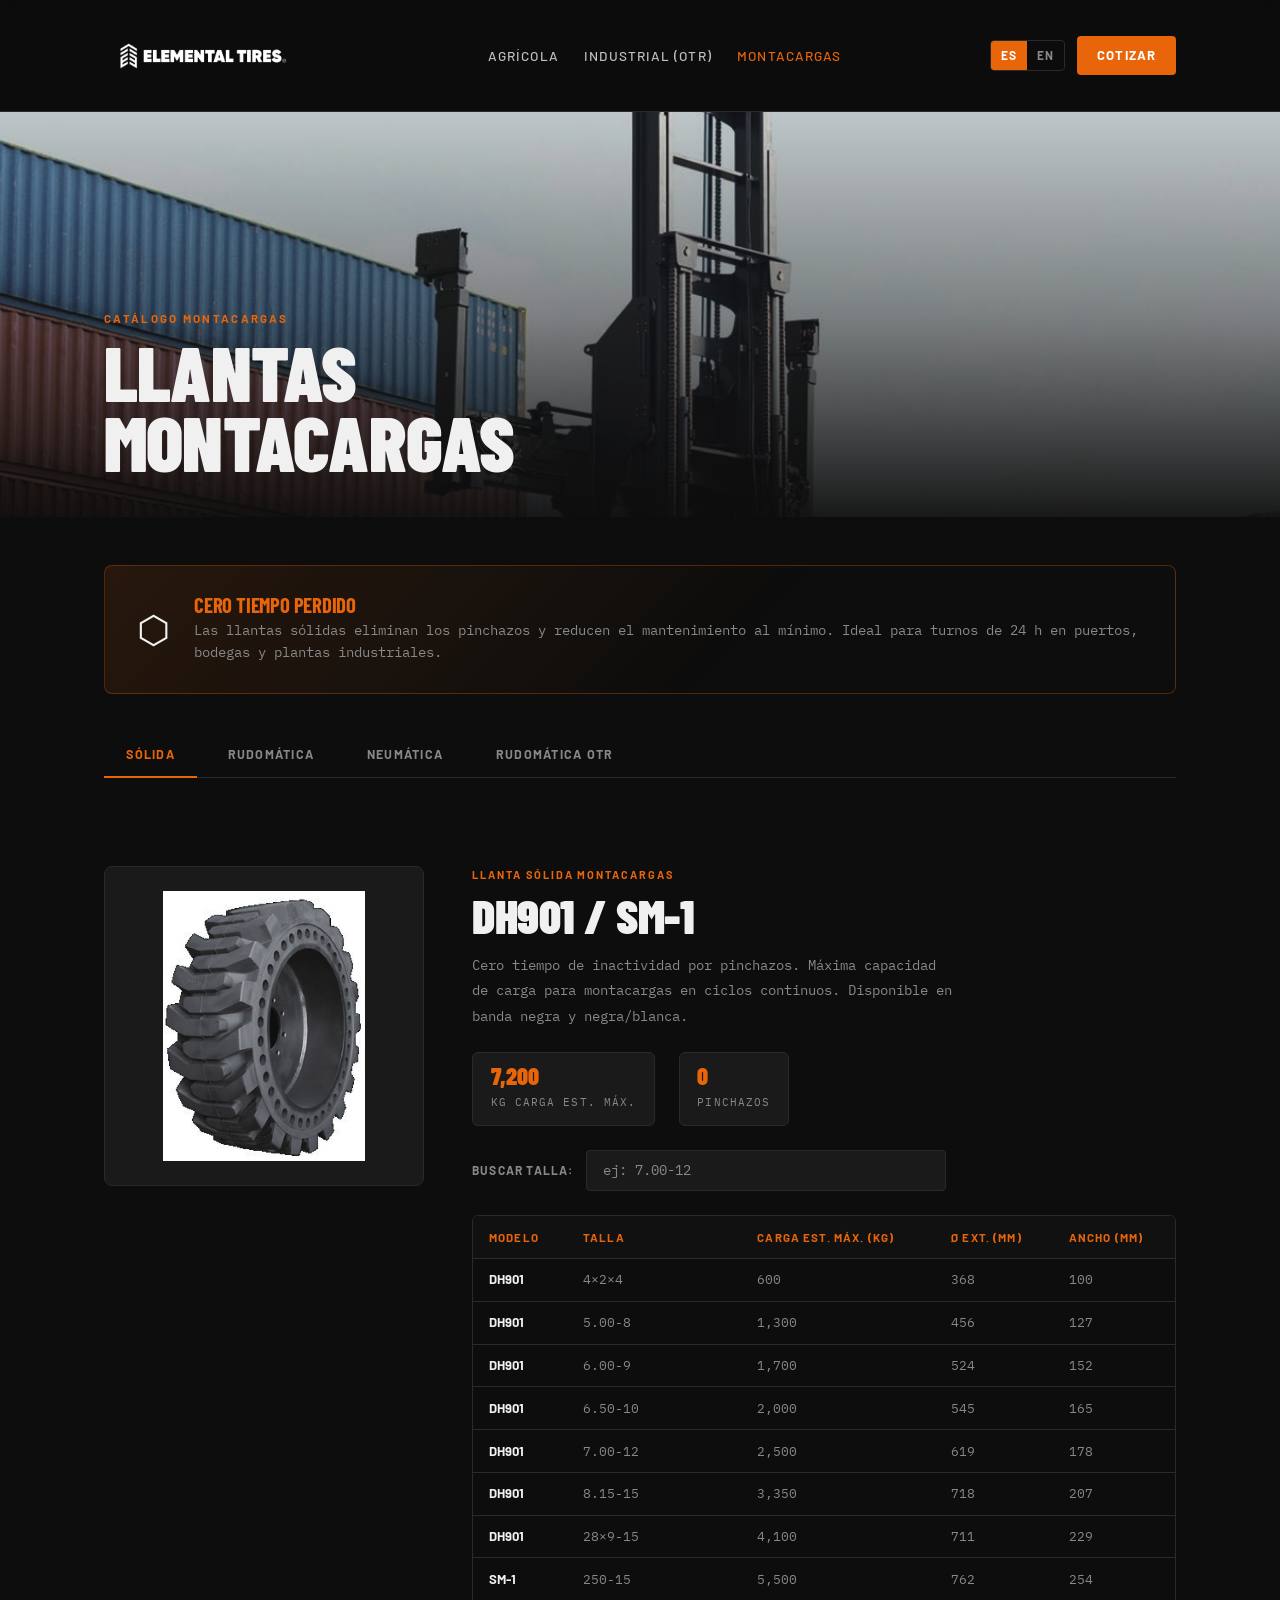
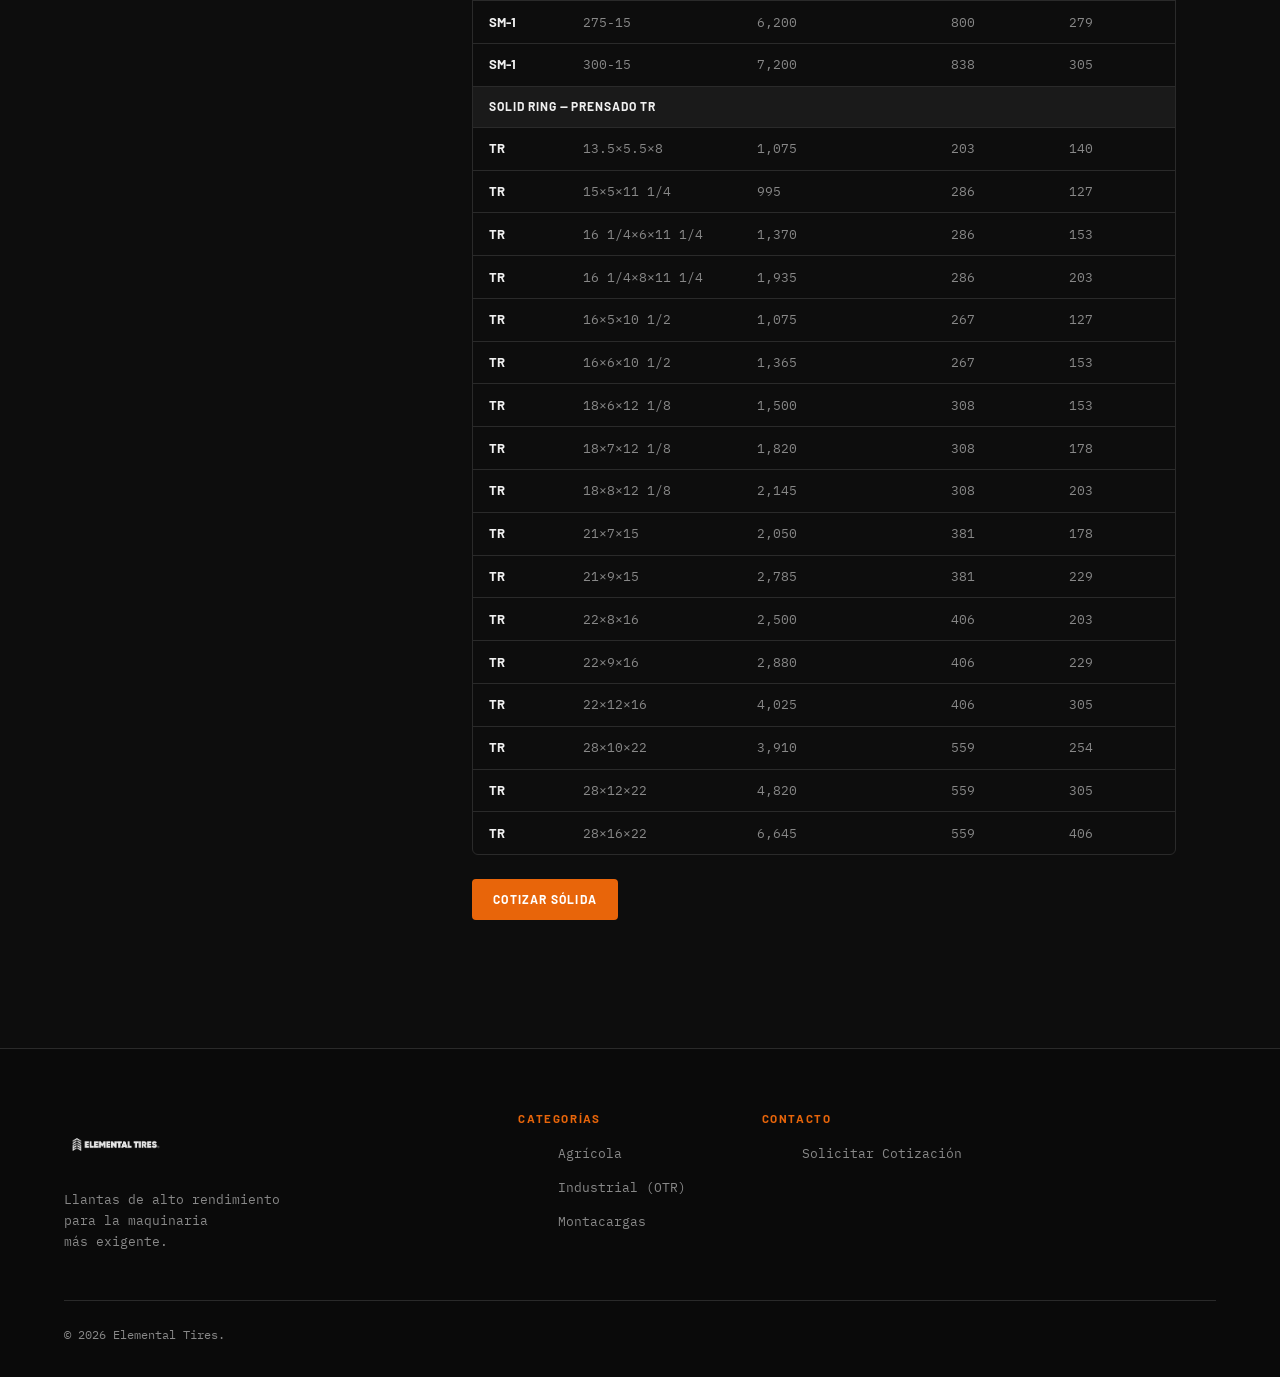
<file: solid.html>
﻿<!DOCTYPE html>
<html lang="es">
<head>
  <meta charset="UTF-8" />
  <meta name="viewport" content="width=device-width, initial-scale=1.0" />
  <title>Montacargas — Elemental Tires</title>
  <link rel="icon" type="image/png" href="assets/img/logo.png" />
  <meta name="description" content="Llantas sólidas para montacargas y skid steer. DH901, SM-1, SKS-A, SKS-B. Cero tiempo perdido por pinchazos." />
  <link rel="preconnect" href="https://fonts.googleapis.com" />
  <link rel="preconnect" href="https://fonts.gstatic.com" crossorigin />
  <link rel="stylesheet" href="https://fonts.googleapis.com/css2?family=Barlow+Condensed:wght@400;700;900&family=Barlow:wght@400;500;700&family=IBM+Plex+Mono:wght@400;500&display=swap" />
  <link rel="stylesheet" href="assets/css/main.css?v=20260608" />
  <link rel="stylesheet" href="assets/css/catalog.css?v=20260608" />
  <style>
    .zero-down {
      background: linear-gradient(135deg, rgba(232,101,10,.12) 0%, transparent 60%);
      border: 1px solid rgba(232,101,10,.3);
      border-radius: 8px;
      padding: 1.8rem 2rem;
      margin-bottom: 2.5rem;
      display: flex;
      align-items: center;
      gap: 1.5rem;
    }
    .zero-down__icon { font-size: 2.4rem; flex-shrink: 0; }
    .zero-down h4 {
      font-family: var(--font-head);
      font-size: 1.3rem;
      color: var(--accent);
      margin-bottom: .3rem;
    }
    .zero-down p { font-size: .85rem; color: var(--text-muted); }
  </style>
</head>
<body>

<a href="#main" class="skip-link" data-es="Ir al contenido" data-en="Skip to content">Ir al contenido</a>
<div id="scroll-bar"></div>

<nav class="nav">
  <div class="nav__inner">
    <a href="index.html" class="nav__logo"><img src="assets/img/logo.png" alt="Elemental Tires" /></a>
    <ul class="nav__links">
      <li><a href="agricultural.html" data-es="Agrícola" data-en="Agricultural">Agrícola</a></li>
      <li><a href="industrial.html" data-es="Industrial (OTR)" data-en="Industrial (OTR)">Industrial (OTR)</a></li>
      <li><a href="solid.html" data-es="Montacargas" data-en="Forklifts">Montacargas</a></li>
    </ul>
    <div class="nav__right">
      <div class="lang-toggle">
        <button class="lang-btn" data-lang="es">ES</button>
        <button class="lang-btn" data-lang="en">EN</button>
      </div>
      <a href="contact.html" class="nav__cta" data-es="Cotizar" data-en="Get Quote">Cotizar</a>
    </div>
    <button class="nav__hamburger" aria-label="Menú"><span></span><span></span><span></span></button>
  </div>
</nav>
<div class="nav__drawer">
  <a href="agricultural.html" data-es="Agrícola" data-en="Agricultural">Agrícola</a>
  <a href="industrial.html" data-es="Industrial (OTR)" data-en="Industrial (OTR)">Industrial (OTR)</a>
  <a href="solid.html" data-es="Montacargas" data-en="Forklifts">Montacargas</a>
  <a href="contact.html" class="btn btn--primary btn--sm" data-es="Cotizar" data-en="Get Quote">Cotizar</a>
</div>

<main id="main">
  <section class="cat-hero">
    <div class="cat-hero__img">
      <img src="assets/img/img-100.png" alt="Reach stacker en puerto" fetchpriority="high" loading="eager" />
    </div>
    <div class="cat-hero__overlay"></div>
    <div class="cat-hero__content container">
      <span class="eyebrow" data-es="CATÁLOGO MONTACARGAS" data-en="FORKLIFT CATALOG">CATÁLOGO MONTACARGAS</span>
      <h1 data-es="LLANTAS<br>MONTACARGAS" data-en="FORKLIFT<br>TIRES">LLANTAS<br>MONTACARGAS</h1>
    </div>
  </section>

  <div class="page-body container">

    <div class="zero-down reveal">
      <span class="zero-down__icon">⬡</span>
      <div>
        <h4 data-es="CERO TIEMPO PERDIDO" data-en="ZERO DOWNTIME">CERO TIEMPO PERDIDO</h4>
        <p data-es="Las llantas sólidas eliminan los pinchazos y reducen el mantenimiento al mínimo. Ideal para turnos de 24 h en puertos, bodegas y plantas industriales."
           data-en="Solid tires eliminate punctures and reduce maintenance to a minimum. Ideal for 24-hour shifts in ports, warehouses, and industrial plants.">
          Las llantas sólidas eliminan los pinchazos y reducen el mantenimiento al mínimo. Ideal para turnos de 24 h en puertos, bodegas y plantas industriales.
        </p>
      </div>
    </div>

    <div class="tabs-wrap">
      <nav class="tabs-nav" role="tablist">
        <button class="tab-btn active" data-tab="solida" data-es="Sólida" data-en="Solid">Sólida</button>
        <button class="tab-btn" data-tab="rudomatica" data-es="Rudomática" data-en="Resilient">Rudomática</button>
        <button class="tab-btn" data-tab="neumatica" data-es="Neumática" data-en="Pneumatic">Neumática</button>
        <button class="tab-btn" data-tab="rudomatica-otr" data-es="Rudomática OTR" data-en="OTR Resilient">Rudomática OTR</button>
      </nav>

      <!-- SÓLIDA -->
      <div class="tab-panel active" data-panel="solida">
        <div class="prod-section">
          <div class="prod-layout reveal">
            <div class="prod-img-wrap">
              <img src="assets/img/img-096.png" alt="Llanta sólida DH901 montacargas" loading="lazy" />
            </div>
            <div class="prod-info">
              <span class="eyebrow" data-es="LLANTA SÓLIDA MONTACARGAS" data-en="SOLID FORKLIFT TIRE">LLANTA SÓLIDA MONTACARGAS</span>
              <h3>DH901 / SM-1</h3>
              <p class="desc"
                 data-es="Cero tiempo de inactividad por pinchazos. Máxima capacidad de carga para montacargas en ciclos continuos. Disponible en banda negra y negra/blanca."
                 data-en="Zero downtime from punctures. Maximum load capacity for forklifts in continuous cycles. Available in black and black/white band.">
                Cero tiempo de inactividad por pinchazos. Máxima capacidad de carga para montacargas en ciclos continuos.
              </p>
              <div class="key-specs">
                <div class="key-spec"><span class="key-spec__val">7,200</span><span class="key-spec__label" data-es="Kg Carga Est. Máx." data-en="Kg Static Max">Kg Carga Est. Máx.</span></div>
                <div class="key-spec"><span class="key-spec__val">0</span><span class="key-spec__label" data-es="Pinchazos" data-en="Punctures">Pinchazos</span></div>
              </div>
              <div class="search-wrap">
                <label class="search-label" for="search-solid-fl" data-es="BUSCAR TALLA:" data-en="SEARCH SIZE:">BUSCAR TALLA:</label>
                <input class="search-input" id="search-solid-fl" type="text" data-table="tbl-solid-fl" placeholder="ej: 7.00-12" />
              </div>
              <div class="spec-table-wrap">
                <table class="spec-table" id="tbl-solid-fl">
                  <thead><tr>
                    <th data-es="MODELO" data-en="MODEL">MODELO</th>
                    <th data-es="TALLA" data-en="SIZE">TALLA</th>
                    <th data-es="CARGA EST. MÁX. (KG)" data-en="STATIC MAX LOAD (KG)">CARGA EST. MÁX. (KG)</th>
                    <th data-es="Ø EXT. (MM)" data-en="OUTER DIA. (MM)">Ø EXT. (MM)</th>
                    <th data-es="ANCHO (MM)" data-en="WIDTH (MM)">ANCHO (MM)</th>
                  </tr></thead>
                  <tbody>
                    <tr><td>DH901</td><td>4×2×4</td><td>600</td><td>368</td><td>100</td></tr>
                    <tr><td>DH901</td><td>5.00-8</td><td>1,300</td><td>456</td><td>127</td></tr>
                    <tr><td>DH901</td><td>6.00-9</td><td>1,700</td><td>524</td><td>152</td></tr>
                    <tr><td>DH901</td><td>6.50-10</td><td>2,000</td><td>545</td><td>165</td></tr>
                    <tr><td>DH901</td><td>7.00-12</td><td>2,500</td><td>619</td><td>178</td></tr>
                    <tr><td>DH901</td><td>8.15-15</td><td>3,350</td><td>718</td><td>207</td></tr>
                    <tr><td>DH901</td><td>28×9-15</td><td>4,100</td><td>711</td><td>229</td></tr>
                    <tr><td>SM-1</td><td>250-15</td><td>5,500</td><td>762</td><td>254</td></tr>
                    <tr><td>SM-1</td><td>275-15</td><td>6,200</td><td>800</td><td>279</td></tr>
                    <tr><td>SM-1</td><td>300-15</td><td>7,200</td><td>838</td><td>305</td></tr>
                    <tr class="spec-table__group"><td colspan="5">Solid Ring — Prensado TR</td></tr>
                    <tr><td>TR</td><td>13.5×5.5×8</td><td>1,075</td><td>203</td><td>140</td></tr>
                    <tr><td>TR</td><td>15×5×11 1/4</td><td>995</td><td>286</td><td>127</td></tr>
                    <tr><td>TR</td><td>16 1/4×6×11 1/4</td><td>1,370</td><td>286</td><td>153</td></tr>
                    <tr><td>TR</td><td>16 1/4×8×11 1/4</td><td>1,935</td><td>286</td><td>203</td></tr>
                    <tr><td>TR</td><td>16×5×10 1/2</td><td>1,075</td><td>267</td><td>127</td></tr>
                    <tr><td>TR</td><td>16×6×10 1/2</td><td>1,365</td><td>267</td><td>153</td></tr>
                    <tr><td>TR</td><td>18×6×12 1/8</td><td>1,500</td><td>308</td><td>153</td></tr>
                    <tr><td>TR</td><td>18×7×12 1/8</td><td>1,820</td><td>308</td><td>178</td></tr>
                    <tr><td>TR</td><td>18×8×12 1/8</td><td>2,145</td><td>308</td><td>203</td></tr>
                    <tr><td>TR</td><td>21×7×15</td><td>2,050</td><td>381</td><td>178</td></tr>
                    <tr><td>TR</td><td>21×9×15</td><td>2,785</td><td>381</td><td>229</td></tr>
                    <tr><td>TR</td><td>22×8×16</td><td>2,500</td><td>406</td><td>203</td></tr>
                    <tr><td>TR</td><td>22×9×16</td><td>2,880</td><td>406</td><td>229</td></tr>
                    <tr><td>TR</td><td>22×12×16</td><td>4,025</td><td>406</td><td>305</td></tr>
                    <tr><td>TR</td><td>28×10×22</td><td>3,910</td><td>559</td><td>254</td></tr>
                    <tr><td>TR</td><td>28×12×22</td><td>4,820</td><td>559</td><td>305</td></tr>
                    <tr><td>TR</td><td>28×16×22</td><td>6,645</td><td>559</td><td>406</td></tr>
                  </tbody>
                </table>
              </div>
              <div class="prod-actions">
                <a href="contact.html?product=DH901+SM-1+Solid+Ring+Forklift" class="btn btn--primary btn--sm"
                   data-es="Cotizar Sólida" data-en="Quote Solid">Cotizar</a>
              </div>
            </div>
          </div>
        </div>
      </div>

      <!-- RUDOMÁTICA -->
      <div class="tab-panel" data-panel="rudomatica">
        <div class="prod-section">
          <div class="prod-layout reveal">
            <div class="prod-img-wrap">
              <img src="assets/img/img-107.png" alt="Llanta Rudomática semi-sólida montacargas" loading="lazy" />
            </div>
            <div class="prod-info">
              <span class="eyebrow" data-es="SEMI-SÓLIDA MONTACARGAS" data-en="SEMI-SOLID FORKLIFT TIRE">SEMI-SÓLIDA MONTACARGAS</span>
              <h3>Rudomática — Semi-Solid</h3>
              <p class="desc"
                 data-es="Llanta semi-sólida de absorción de impactos. Combina la durabilidad de la sólida con el amortiguamiento de la neumática. Disponible en banda negra/blanca y negra."
                 data-en="Semi-solid shock-absorbing tire. Combines solid durability with pneumatic cushioning. Available in black/white and black band.">
                Llanta semi-sólida de absorción de impactos. Combina la durabilidad de la sólida con el amortiguamiento de la neumática.
              </p>
              <div class="search-wrap">
                <label class="search-label" for="search-rudo" data-es="BUSCAR TALLA:" data-en="SEARCH SIZE:">BUSCAR TALLA:</label>
                <input class="search-input" id="search-rudo" type="text" data-table="tbl-rudo" placeholder="ej: 7.00-12" />
              </div>
              <div class="spec-table-wrap">
                <table class="spec-table" id="tbl-rudo">
                  <thead><tr>
                    <th data-es="TALLA" data-en="SIZE">TALLA</th>
                    <th data-es="BANDA" data-en="BAND">BANDA</th>
                    <th data-es="ANCHO (MM)" data-en="WIDTH (MM)">ANCHO (MM)</th>
                    <th data-es="Ø EXT (MM)" data-en="OD (MM)">Ø EXT (MM)</th>
                    <th data-es="TRACCIÓN 25km/h (KG)" data-en="DRIVE 25km/h (KG)">TRACCIÓN (KG)</th>
                    <th data-es="DIRECCIÓN 25km/h (KG)" data-en="STEER 25km/h (KG)">DIRECCIÓN (KG)</th>
                    <th data-es="ESTÁTICA 0km/h (KG)" data-en="STATIC 0km/h (KG)">ESTÁTICA (KG)</th>
                    <th data-es="PESO (KG)" data-en="WEIGHT (KG)">PESO (KG)</th>
                  </tr></thead>
                  <tbody>
                    <tr><td>15×4 1/2-9</td><td>N/B</td><td>134</td><td>384</td><td>1,170</td><td>900</td><td>1,360</td><td>12</td></tr>
                    <tr><td>16×6-8</td><td>N/B</td><td>155</td><td>417</td><td>1,495</td><td>1,150</td><td>1,735</td><td>16</td></tr>
                    <tr><td>18×7-8</td><td>N/B</td><td>152</td><td>457</td><td>2,145</td><td>1,650</td><td>2,490</td><td>24</td></tr>
                    <tr><td>21×8-9</td><td>N/B</td><td>190</td><td>530</td><td>2,755</td><td>2,120</td><td>3,200</td><td>37</td></tr>
                    <tr><td>23×9-10</td><td>N/B</td><td>204</td><td>593</td><td>3,445</td><td>2,650</td><td>4,000</td><td>52</td></tr>
                    <tr><td>23×10-12</td><td>N/B</td><td>235</td><td>596</td><td>3,160</td><td>2,430</td><td>—</td><td>53</td></tr>
                    <tr><td>27×10-12</td><td>N/B</td><td>248</td><td>690</td><td>3,900</td><td>3,000</td><td>4,530</td><td>73</td></tr>
                    <tr><td>28×12.50-15</td><td>N/B</td><td>300</td><td>706</td><td>5,260</td><td>4,960</td><td>—</td><td>88</td></tr>
                    <tr><td>200/50-10</td><td>N/B</td><td>199</td><td>463</td><td>2,470</td><td>1,900</td><td>2,870</td><td>26</td></tr>
                    <tr><td>2.50-15</td><td>N/B</td><td>228</td><td>728</td><td>4,725</td><td>3,650</td><td>5,510</td><td>66</td></tr>
                    <tr><td>5.00-8</td><td>N/B</td><td>130</td><td>460</td><td>1,415</td><td>1,090</td><td>1,645</td><td>18</td></tr>
                    <tr><td>6.00-9</td><td>N/B</td><td>155</td><td>529</td><td>1,885</td><td>1,450</td><td>2,190</td><td>26</td></tr>
                    <tr><td>6.50-10</td><td>N/B</td><td>165</td><td>578</td><td>2,340</td><td>1,800</td><td>2,720</td><td>37</td></tr>
                    <tr><td>7.00-12</td><td>N/B</td><td>174</td><td>659</td><td>2,920</td><td>2,240</td><td>3,380</td><td>50</td></tr>
                    <tr><td>28×9-15</td><td>N/B</td><td>223</td><td>695</td><td>3,770</td><td>2,900</td><td>4,380</td><td>62</td></tr>
                    <tr><td>8.25-15</td><td>N/B</td><td>215</td><td>828</td><td>4,600</td><td>3,540</td><td>5,345</td><td>87</td></tr>
                    <tr><td>300-15</td><td>N/B</td><td>259</td><td>830</td><td>5,850</td><td>4,500</td><td>6,795</td><td>124</td></tr>
                    <tr><td>9.00-20</td><td>NEGRA</td><td>228</td><td>989</td><td>5,400</td><td>4,500</td><td>6,795</td><td>152</td></tr>
                    <tr><td>10.00-20</td><td>NEGRA</td><td>272</td><td>1,052</td><td>6,200</td><td>5,165</td><td>—</td><td>188</td></tr>
                    <tr><td>12.00-20</td><td>NEGRA</td><td>292</td><td>1,105</td><td>7,560</td><td>6,300</td><td>—</td><td>227</td></tr>
                    <tr><td>31×10×16</td><td>NEGRA</td><td>236</td><td>743</td><td>3,420</td><td>2,376</td><td>—</td><td>74</td></tr>
                    <tr><td>33×12×20</td><td>NEGRA</td><td>274</td><td>837</td><td>3,530</td><td>3,187</td><td>—</td><td>97</td></tr>
                    <tr><td>36×14×20</td><td>NEGRA</td><td>325</td><td>915</td><td>—</td><td>—</td><td>—</td><td>150</td></tr>
                  </tbody>
                </table>
              </div>
              <div class="prod-actions">
                <a href="contact.html?product=Rudomatica+Semi-Solid+Forklift" class="btn btn--primary btn--sm"
                   data-es="Cotizar Rudomática" data-en="Quote Resilient">Cotizar Rudomática</a>
              </div>
            </div>
          </div>
        </div>
      </div>

      <!-- NEUMÁTICA -->
      <div class="tab-panel" data-panel="neumatica">
        <div class="prod-section">
          <div class="prod-layout reveal">
            <div class="prod-img-wrap">
              <img src="assets/img/img-109.png" alt="Llanta neumática para montacargas" loading="lazy" />
            </div>
            <div class="prod-info">
              <span class="eyebrow" data-es="NEUMÁTICA MONTACARGAS" data-en="PNEUMATIC FORKLIFT TIRE">NEUMÁTICA MONTACARGAS</span>
              <h3>Neumática — Forklift</h3>
              <p class="desc"
                 data-es="Llanta neumática para montacargas en superficies irregulares. Máxima amortiguación y confort operativo en exteriores, patios y rampas."
                 data-en="Pneumatic forklift tire for uneven surfaces. Maximum cushioning and operating comfort outdoors, in yards and on ramps.">
                Llanta neumática para montacargas en superficies irregulares. Máxima amortiguación y confort operativo en exteriores, patios y rampas.
              </p>
              <div class="search-wrap">
                <label class="search-label" for="search-neum" data-es="BUSCAR TALLA:" data-en="SEARCH SIZE:">BUSCAR TALLA:</label>
                <input class="search-input" id="search-neum" type="text" data-table="tbl-neum" placeholder="ej: 7.00-12" />
              </div>
              <div class="spec-table-wrap">
                <table class="spec-table" id="tbl-neum">
                  <thead><tr>
                    <th data-es="TALLA" data-en="SIZE">TALLA</th>
                    <th>PR</th>
                    <th data-es="PROF. (MM)" data-en="DEPTH (MM)">PROF. (MM)</th>
                    <th data-es="RIN" data-en="RIM">RIN</th>
                    <th data-es="Ø EXT (MM)" data-en="OD (MM)">Ø EXT (MM)</th>
                    <th data-es="ANCHO (MM)" data-en="WIDTH (MM)">ANCHO (MM)</th>
                    <th data-es="CARGA MÁX (KG)" data-en="MAX LOAD (KG)">CARGA MÁX (KG)</th>
                    <th data-es="PRESIÓN (KPA)" data-en="PRESSURE (KPA)">PRESIÓN (KPA)</th>
                    <th data-es="PESO (KG)" data-en="WEIGHT (KG)">PESO (KG)</th>
                  </tr></thead>
                  <tbody>
                    <tr><td>5.00-8</td><td>10</td><td>10</td><td>3.5</td><td>470</td><td>137</td><td>1,295</td><td>900</td><td>6.3</td></tr>
                    <tr><td>6.00-9</td><td>10</td><td>13</td><td>4</td><td>540</td><td>160</td><td>1,795</td><td>850</td><td>10</td></tr>
                    <tr><td>6.50-10</td><td>10</td><td>16</td><td>5</td><td>590</td><td>175</td><td>1,965</td><td>775</td><td>12</td></tr>
                    <tr><td>7.00-12</td><td>14</td><td>14</td><td>5</td><td>683</td><td>192</td><td>2,670</td><td>1,000</td><td>18</td></tr>
                    <tr><td>8.15-15 (28×9-15)</td><td>14</td><td>17</td><td>7</td><td>710</td><td>220</td><td>3,285</td><td>800</td><td>24</td></tr>
                    <tr><td>8.25-15</td><td>14</td><td>16</td><td>6.5</td><td>847</td><td>236</td><td>3,830</td><td>830</td><td>27</td></tr>
                    <tr><td>3.00-15</td><td>20</td><td>21</td><td>8</td><td>840</td><td>300</td><td>6,825</td><td>900</td><td>42</td></tr>
                    <tr><td>10.00-20</td><td>18</td><td>34</td><td>7.5</td><td>1,055</td><td>278</td><td>7,400</td><td>1,000</td><td>—</td></tr>
                  </tbody>
                </table>
              </div>
              <div class="prod-actions">
                <a href="contact.html?product=Neumatica+Forklift" class="btn btn--primary btn--sm"
                   data-es="Cotizar Neumática" data-en="Quote Pneumatic">Cotizar Neumática</a>
              </div>
            </div>
          </div>
        </div>
      </div>

      <!-- RUDOMÁTICA OTR -->
      <div class="tab-panel" data-panel="rudomatica-otr">
        <div class="prod-section">
          <div class="prod-layout reveal">
            <div class="prod-img-wrap">
              <img src="assets/img/img-082.png" alt="Rudomática OTR llantas grandes para cargador" loading="lazy" />
            </div>
            <div class="prod-info">
              <span class="eyebrow" data-es="SEMI-SÓLIDA OTR INDUSTRIAL" data-en="OTR SEMI-SOLID INDUSTRIAL">SEMI-SÓLIDA OTR INDUSTRIAL</span>
              <h3>Rudomática OTR</h3>
              <p class="desc"
                 data-es="Llantas semi-sólidas de gran tamaño para cargadores frontales, equipos portuarios y maquinaria pesada. Absorción de impactos con cero riesgo de ponche en los entornos más exigentes."
                 data-en="Large semi-solid tires for front loaders, port equipment, and heavy machinery. Impact absorption with zero puncture risk in the most demanding environments.">
                Llantas semi-sólidas de gran tamaño para cargadores frontales, equipos portuarios y maquinaria pesada.
              </p>
              <div class="search-wrap">
                <label class="search-label" for="search-rudo-otr" data-es="BUSCAR TALLA:" data-en="SEARCH SIZE:">BUSCAR TALLA:</label>
                <input class="search-input" id="search-rudo-otr" type="text" data-table="tbl-rudo-otr" placeholder="ej: 23.5-25" />
              </div>
              <div class="spec-table-wrap">
                <table class="spec-table" id="tbl-rudo-otr">
                  <thead><tr>
                    <th data-es="TALLA" data-en="SIZE">TALLA</th>
                    <th data-es="RIN" data-en="RIM">RIN</th>
                    <th data-es="ANCHO (MM)" data-en="WIDTH (MM)">ANCHO (MM)</th>
                    <th data-es="Ø EXT (MM)" data-en="OD (MM)">Ø EXT (MM)</th>
                    <th data-es="TRACCIÓN 25km/h (KG)" data-en="DRIVE 25km/h (KG)">TRACCIÓN (KG)</th>
                    <th data-es="DIRECCIÓN 25km/h (KG)" data-en="STEER 25km/h (KG)">DIRECCIÓN (KG)</th>
                    <th data-es="PESO (KG)" data-en="WEIGHT (KG)">PESO (KG)</th>
                  </tr></thead>
                  <tbody>
                    <tr><td>14.00-24</td><td>10.00</td><td>350</td><td>1,342</td><td>10,315</td><td>8,595</td><td>410</td></tr>
                    <tr><td>17.5-25</td><td>14.00</td><td>412</td><td>1,320</td><td>15,420</td><td>11,890</td><td>465</td></tr>
                    <tr><td>20.5-17</td><td>17.00</td><td>470</td><td>1,400</td><td>13,320</td><td>12,587</td><td>750</td></tr>
                    <tr><td>23.5-25</td><td>19.50</td><td>554</td><td>1,556</td><td>27,520</td><td>20,620</td><td>970</td></tr>
                    <tr><td>26.5-22</td><td>22.00</td><td>629</td><td>1,680</td><td>35,400</td><td>26,600</td><td>1,450</td></tr>
                    <tr><td>29.5-25</td><td>29.00</td><td>690</td><td>1,830</td><td>35,400</td><td>26,600</td><td>1,700</td></tr>
                  </tbody>
                </table>
              </div>
              <div class="prod-actions">
                <a href="contact.html?product=Rudomatica+OTR+Large+Forklift" class="btn btn--primary btn--sm"
                   data-es="Cotizar Rudomática OTR" data-en="Quote OTR Resilient">Cotizar Rudomática OTR</a>
              </div>
            </div>
          </div>
        </div>
      </div>

    </div>
  </div>
</main>

<footer class="footer">
  <div class="footer__inner">
    <div>
      <div class="footer__logo"><img src="assets/img/logo.png" alt="Elemental Tires" /></div>
      <p class="footer__tagline" data-es="Llantas de alto rendimiento para la maquinaria más exigente." data-en="High-performance tires for the most demanding machinery.">Llantas de alto rendimiento.</p>
    </div>
    <div class="footer__col">
      <h4 data-es="Categorías" data-en="Categories">Categorías</h4>
      <ul>
        <li><a href="agricultural.html" data-es="Agrícola" data-en="Agricultural">Agrícola</a></li>
        <li><a href="industrial.html" data-es="Industrial (OTR)" data-en="Industrial (OTR)">Industrial (OTR)</a></li>
        <li><a href="solid.html" data-es="Montacargas" data-en="Forklifts">Montacargas</a></li>
      </ul>
    </div>
    <div class="footer__col">
      <h4 data-es="Contacto" data-en="Contact">Contacto</h4>
      <ul><li><a href="contact.html" data-es="Solicitar Cotización" data-en="Request Quote">Solicitar Cotización</a></li></ul>
    </div>
    <div class="footer__col"></div>
  </div>
  <div class="footer__bottom">
    <span class="footer__copy">© 2026 Elemental Tires.</span>
  </div>
</footer>

<script defer src="lib/gsap.min.js"></script>
<script defer src="lib/ScrollTrigger.min.js"></script>
<script defer src="assets/js/main.js?v=20260608"></script>
</body>
</html>
</file>
<file: assets/css/main.css>
/* =============================================================
   ELEMENTAL TIRES — main.css
   Shared styles: tokens, reset, nav, footer, components
   ============================================================= */

/* =============================================================
   1. Tokens
   ============================================================= */
:root {
  --bg:        #0D0D0D;
  --bg-card:   #1A1A1A;
  --bg-card2:  #141414;
  --accent:    #E8650A;
  --accent-dim:#B54E08;
  --silver:    #C0C0C0;
  --text:      #F0F0F0;
  --text-muted:#888888;
  --border:    #2A2A2A;

  --font-head: 'Barlow Condensed', sans-serif;
  --font-body: 'IBM Plex Mono', monospace;
  --font-ui:   'Barlow', sans-serif;

  --ease-out:  cubic-bezier(0.16, 1, 0.3, 1);
  --ease-soft: cubic-bezier(0.25, 0.46, 0.45, 0.94);

  --nav-h: 112px;
  --gutter: clamp(1rem, 5vw, 4rem);
  --container: 1200px;
}

/* =============================================================
   2. Reset & Base
   ============================================================= */
*, *::before, *::after { box-sizing: border-box; margin: 0; }
html {
  -webkit-text-size-adjust: 100%;
  tab-size: 2;
  scroll-behavior: smooth;
  overflow-x: clip;
}
body {
  font-family: var(--font-body);
  font-size: 16px;
  line-height: 1.6;
  background: var(--bg);
  color: var(--text);
  -webkit-font-smoothing: antialiased;
  text-rendering: optimizeLegibility;
  overflow-x: clip;
  overscroll-behavior-y: none;
}
img, svg, video { display: block; max-width: 100%; }
img { height: auto; }
button { font: inherit; color: inherit; cursor: pointer; border: 0; background: none; }
a { color: inherit; text-decoration: none; }
p { text-wrap: pretty; }
h1, h2, h3, h4 {
  font-family: var(--font-head);
  text-wrap: balance;
  line-height: 1.0;
  letter-spacing: -0.01em;
  text-transform: uppercase;
}
::selection { background: var(--accent); color: #fff; }
:focus-visible {
  outline: 2px solid var(--accent);
  outline-offset: 3px;
  border-radius: 4px;
}

/* =============================================================
   3. Utilities
   ============================================================= */
.container {
  width: 100%;
  max-width: var(--container);
  margin-inline: auto;
  padding-inline: var(--gutter);
}
.sr-only {
  position: absolute; width: 1px; height: 1px;
  padding: 0; margin: -1px; overflow: hidden;
  clip: rect(0,0,0,0); white-space: nowrap; border: 0;
}
.skip-link {
  position: fixed; top: -100px; left: 1rem;
  padding: .6rem 1rem; background: var(--text); color: var(--bg);
  z-index: 9999; border-radius: 4px; font-weight: 700;
}
.skip-link:focus { top: 1rem; }

/* =============================================================
   4. Scroll progress bar
   ============================================================= */
#scroll-bar {
  position: fixed;
  top: 0; left: 0;
  height: 3px;
  width: 0%;
  background: var(--accent);
  z-index: 9998;
  transition: width .1s linear;
}

/* =============================================================
   5. NAV
   ============================================================= */
.nav {
  position: fixed;
  top: 0; left: 0; right: 0;
  height: var(--nav-h);
  background: rgba(13,13,13,.92);
  backdrop-filter: blur(12px);
  -webkit-backdrop-filter: blur(12px);
  border-bottom: 1px solid var(--border);
  z-index: 900;
  display: flex;
  align-items: center;
}
.nav__inner {
  display: flex;
  align-items: center;
  justify-content: space-between;
  gap: 1.5rem;
  width: 100%;
  max-width: var(--container);
  margin-inline: auto;
  padding-inline: var(--gutter);
}
.nav__logo {
  display: flex;
  align-items: center;
  flex-shrink: 0;
}
.nav__logo img {
  height: 120px;
  width: auto;
  display: block;
  /* Invert black logo → white on dark nav */
  filter: brightness(0) invert(1);
  transition: opacity .2s, transform .2s var(--ease-out);
}
.nav__logo:hover img {
  opacity: .85;
  transform: scale(1.04);
}

.nav__links {
  display: flex;
  align-items: center;
  gap: clamp(.8rem, 2vw, 1.8rem);
  list-style: none;
}
.nav__links a {
  font-family: var(--font-ui);
  font-size: .85rem;
  font-weight: 500;
  letter-spacing: .08em;
  text-transform: uppercase;
  color: var(--silver);
  transition: color .2s var(--ease-out);
}
.nav__links a:hover,
.nav__links a.active { color: var(--accent); }

.nav__right {
  display: flex;
  align-items: center;
  gap: .8rem;
  flex-shrink: 0;
}
.lang-toggle {
  display: flex;
  border: 1px solid var(--border);
  border-radius: 4px;
  overflow: hidden;
}
.lang-btn {
  font-family: var(--font-ui);
  font-size: .75rem;
  font-weight: 700;
  letter-spacing: .1em;
  padding: .3rem .6rem;
  background: transparent;
  color: var(--text-muted);
  transition: background .2s, color .2s;
}
.lang-btn.active {
  background: var(--accent);
  color: #fff;
}
.nav__cta {
  font-family: var(--font-ui);
  font-size: .82rem;
  font-weight: 700;
  letter-spacing: .1em;
  text-transform: uppercase;
  padding: .55rem 1.2rem;
  background: var(--accent);
  color: #fff;
  border-radius: 4px;
  transition: background .2s var(--ease-out), transform .2s var(--ease-out);
  white-space: nowrap;
}
.nav__cta:hover {
  background: var(--accent-dim);
  transform: translateY(-1px);
}

/* Hamburger */
.nav__hamburger {
  display: none;
  flex-direction: column;
  gap: 5px;
  padding: 8px;
  cursor: pointer;
}
.nav__hamburger span {
  display: block;
  width: 22px;
  height: 2px;
  background: var(--text);
  transition: transform .3s var(--ease-out), opacity .3s;
}
.nav__hamburger.is-open span:nth-child(1) { transform: translateY(7px) rotate(45deg); }
.nav__hamburger.is-open span:nth-child(2) { opacity: 0; }
.nav__hamburger.is-open span:nth-child(3) { transform: translateY(-7px) rotate(-45deg); }

/* Mobile nav drawer */
.nav__drawer {
  display: none;
  position: fixed;
  top: var(--nav-h); left: 0; right: 0;
  background: rgba(13,13,13,.97);
  border-bottom: 1px solid var(--border);
  padding: 1.5rem var(--gutter) 2rem;
  z-index: 899;
  flex-direction: column;
  gap: 1.2rem;
}
.nav__drawer.is-open { display: flex; }
.nav__drawer a {
  font-family: var(--font-head);
  font-size: 1.6rem;
  font-weight: 700;
  letter-spacing: .05em;
  text-transform: uppercase;
  color: var(--text);
  transition: color .2s;
}
.nav__drawer a:hover { color: var(--accent); }
.nav__drawer .nav__cta { align-self: flex-start; }

/* =============================================================
   6. FOOTER
   ============================================================= */
.footer {
  background: #0A0A0A;
  border-top: 1px solid var(--border);
  padding: 4rem var(--gutter) 2rem;
}
.footer__inner {
  max-width: var(--container);
  margin-inline: auto;
  display: grid;
  grid-template-columns: 2fr 1fr 1fr 1fr;
  gap: 3rem 2rem;
}
.footer__logo {
  margin-bottom: .8rem;
}
.footer__logo img {
  height: 63px;
  width: auto;
  filter: brightness(0) invert(1);
  opacity: .9;
}
.footer__tagline {
  font-size: .82rem;
  color: var(--text-muted);
  line-height: 1.6;
  max-width: 28ch;
}
.footer__col h4 {
  font-family: var(--font-ui);
  font-size: .72rem;
  font-weight: 700;
  letter-spacing: .14em;
  text-transform: uppercase;
  color: var(--accent);
  margin-bottom: 1rem;
}
.footer__col ul { list-style: none; display: flex; flex-direction: column; gap: .5rem; }
.footer__col a {
  font-size: .84rem;
  color: var(--text-muted);
  transition: color .2s;
}
.footer__col a:hover { color: var(--text); }
.footer__bottom {
  max-width: var(--container);
  margin-inline: auto;
  border-top: 1px solid var(--border);
  margin-top: 3rem;
  padding-top: 1.5rem;
  display: flex;
  justify-content: space-between;
  align-items: center;
  flex-wrap: wrap;
  gap: 1rem;
}
.footer__copy {
  font-size: .78rem;
  color: var(--text-muted);
}
.footer__warranty {
  font-size: .78rem;
  color: var(--text-muted);
  white-space: nowrap;
}

/* =============================================================
   7. Reveal animations
   ============================================================= */
.reveal {
  opacity: 0;
  transform: translateY(32px);
  transition: opacity .7s var(--ease-out), transform .7s var(--ease-out);
}
.reveal.is-visible {
  opacity: 1;
  transform: none;
}
.reveal[data-split] {
  opacity: 1;
  transform: none;
}

/* =============================================================
   8. Buttons
   ============================================================= */
.btn {
  display: inline-flex;
  align-items: center;
  gap: .6rem;
  font-family: var(--font-ui);
  font-size: .85rem;
  font-weight: 700;
  letter-spacing: .1em;
  text-transform: uppercase;
  padding: .8rem 1.8rem;
  border-radius: 4px;
  transition: background .2s var(--ease-out), transform .2s var(--ease-out), box-shadow .2s;
  cursor: pointer;
}
.btn--primary {
  background: var(--accent);
  color: #fff;
  border: 2px solid var(--accent);
}
.btn--primary:hover {
  background: var(--accent-dim);
  border-color: var(--accent-dim);
  transform: translateY(-2px);
  box-shadow: 0 8px 24px rgba(232,101,10,.3);
}
.btn--ghost {
  background: transparent;
  color: var(--text);
  border: 2px solid var(--border);
}
.btn--ghost:hover {
  border-color: var(--accent);
  color: var(--accent);
  transform: translateY(-2px);
}
.btn--sm {
  font-size: .75rem;
  padding: .55rem 1.2rem;
}

/* =============================================================
   9. PR Badge
   ============================================================= */
.pr-badge {
  display: inline-block;
  font-family: var(--font-ui);
  font-size: .65rem;
  font-weight: 700;
  letter-spacing: .1em;
  text-transform: uppercase;
  padding: .2rem .5rem;
  background: rgba(232,101,10,.15);
  border: 1px solid rgba(232,101,10,.4);
  color: var(--accent);
  border-radius: 3px;
}

/* =============================================================
   10. Spec Tables
   ============================================================= */
.spec-table-wrap {
  overflow-x: auto;
  margin-block: 1.5rem;
  border-radius: 6px;
  border: 1px solid var(--border);
}
.spec-table {
  width: 100%;
  border-collapse: collapse;
  font-size: .82rem;
}
.spec-table thead th {
  background: #111;
  padding: .75rem 1rem;
  text-align: left;
  font-family: var(--font-ui);
  font-size: .72rem;
  font-weight: 700;
  letter-spacing: .1em;
  text-transform: uppercase;
  color: var(--accent);
  border-bottom: 1px solid var(--border);
  white-space: nowrap;
}
.spec-table tbody tr {
  border-bottom: 1px solid var(--border);
  transition: background .15s;
}
.spec-table tbody tr:last-child { border-bottom: 0; }
.spec-table__group td {
  background: #1a1a1a;
  color: var(--accent);
  font-family: 'Barlow Condensed', sans-serif;
  font-weight: 700;
  font-size: .75rem;
  letter-spacing: .08em;
  text-transform: uppercase;
  padding: .5rem 1rem;
  border-top: 1px solid var(--border);
}
.spec-table tbody tr:hover {
  background: #1F1F1F;
  border-left: 3px solid var(--accent);
}
.spec-table tbody td {
  padding: .65rem 1rem;
  color: var(--text-muted);
  white-space: nowrap;
}
.spec-table tbody td:first-child {
  font-weight: 700;
  color: var(--text);
  font-family: var(--font-ui);
}

/* =============================================================
   11. Search bar
   ============================================================= */
.search-wrap {
  display: flex;
  align-items: center;
  gap: .8rem;
  margin-bottom: 1.5rem;
}
.search-input {
  background: var(--bg-card);
  border: 1px solid var(--border);
  color: var(--text);
  font-family: var(--font-body);
  font-size: .85rem;
  padding: .65rem 1rem;
  border-radius: 4px;
  width: 100%;
  max-width: 360px;
  transition: border-color .2s;
}
.search-input:focus {
  outline: none;
  border-color: var(--accent);
}
.search-input::placeholder { color: var(--text-muted); }
.search-label {
  font-family: var(--font-ui);
  font-size: .75rem;
  font-weight: 700;
  letter-spacing: .1em;
  text-transform: uppercase;
  color: var(--text-muted);
  white-space: nowrap;
}

/* =============================================================
   12. Tabs
   ============================================================= */
.tabs-nav {
  display: flex;
  gap: .5rem;
  flex-wrap: wrap;
  border-bottom: 1px solid var(--border);
  margin-bottom: 2.5rem;
}
.tab-btn {
  font-family: var(--font-ui);
  font-size: .78rem;
  font-weight: 700;
  letter-spacing: .1em;
  text-transform: uppercase;
  padding: .7rem 1.4rem;
  color: var(--text-muted);
  border-bottom: 2px solid transparent;
  margin-bottom: -1px;
  transition: color .2s, border-color .2s;
  cursor: pointer;
}
.tab-btn:hover { color: var(--text); }
.tab-btn.active {
  color: var(--accent);
  border-bottom-color: var(--accent);
}
.tab-panel { display: none; }
.tab-panel.active { display: block; }

/* =============================================================
   13. Product Card (for catalog items)
   ============================================================= */
.product-grid {
  display: grid;
  grid-template-columns: repeat(auto-fill, minmax(280px, 1fr));
  gap: 1.5rem;
}
.product-card {
  background: var(--bg-card);
  border: 1px solid var(--border);
  border-radius: 8px;
  overflow: hidden;
  transition: border-color .25s var(--ease-out), transform .25s var(--ease-out), box-shadow .25s;
}
.product-card:hover {
  border-color: var(--accent);
  transform: translateY(-4px) scale(1.01);
  box-shadow: 0 12px 32px rgba(232,101,10,.15);
}
.product-card__img {
  aspect-ratio: 4/3;
  overflow: hidden;
  background: var(--bg-card2);
}
.product-card__img img {
  width: 100%;
  height: 100%;
  object-fit: contain;
  padding: 1rem;
  transition: transform .4s var(--ease-out);
}
.product-card:hover .product-card__img img { transform: scale(1.05); }
.product-card__body {
  padding: 1.2rem 1.4rem;
}
.product-card__label {
  font-family: var(--font-ui);
  font-size: .68rem;
  font-weight: 700;
  letter-spacing: .12em;
  text-transform: uppercase;
  color: var(--accent);
  margin-bottom: .4rem;
}
.product-card__name {
  font-family: var(--font-head);
  font-size: 1.5rem;
  font-weight: 700;
  margin-bottom: .5rem;
}
.product-card__desc {
  font-size: .82rem;
  color: var(--text-muted);
  line-height: 1.6;
  margin-bottom: 1rem;
}
.product-card__meta {
  display: flex;
  align-items: center;
  justify-content: space-between;
  flex-wrap: wrap;
  gap: .5rem;
}

/* =============================================================
   14. Section headers
   ============================================================= */
.section-header {
  margin-bottom: 3rem;
}
.section-header .eyebrow {
  font-family: var(--font-ui);
  font-size: .72rem;
  font-weight: 700;
  letter-spacing: .2em;
  text-transform: uppercase;
  color: var(--accent);
  margin-bottom: .8rem;
  display: block;
}
.section-header h2 {
  font-size: clamp(2.4rem, 5vw, 4.8rem);
  font-weight: 900;
  line-height: .95;
  margin-bottom: 1rem;
}
.section-header p {
  font-size: .9rem;
  color: var(--text-muted);
  max-width: 60ch;
}

/* =============================================================
   15. Category Hero (sub-pages)
   ============================================================= */
.cat-hero {
  position: relative;
  height: clamp(280px, 45vh, 520px);
  display: flex;
  align-items: flex-end;
  overflow: hidden;
  margin-top: var(--nav-h);
}
.cat-hero__img {
  position: absolute;
  inset: 0;
}
.cat-hero__img img {
  width: 100%;
  height: 100%;
  object-fit: cover;
  object-position: center;
}
.cat-hero__overlay {
  position: absolute;
  inset: 0;
  background: linear-gradient(to top, rgba(13,13,13,.95) 0%, rgba(13,13,13,.5) 50%, rgba(13,13,13,.2) 100%);
}
.cat-hero__content {
  position: relative;
  z-index: 2;
  padding: 2.5rem var(--gutter) 2.5rem;
  width: 100%;
  max-width: var(--container);
  margin-inline: auto;
}
.cat-hero__content .eyebrow {
  font-family: var(--font-ui);
  font-size: .72rem;
  font-weight: 700;
  letter-spacing: .2em;
  text-transform: uppercase;
  color: var(--accent);
  margin-bottom: .5rem;
  display: block;
}
.cat-hero__content h1 {
  font-size: clamp(2.4rem, 6vw, 5.5rem);
  font-weight: 900;
  line-height: .92;
}

/* =============================================================
   16. Page layout
   ============================================================= */
.page-body {
  padding-top: 3rem;
  padding-bottom: 5rem;
}
.page-section {
  margin-bottom: 4rem;
  padding-top: 2rem;
  border-top: 1px solid var(--border);
}
.page-section:first-child { border-top: 0; }

/* =============================================================
   17. Print styles
   ============================================================= */
@media print {
  .nav, .cat-hero, .tabs-nav, .btn, .search-wrap,
  #scroll-bar, .footer, .page-section > .section-header .section-img { display: none !important; }
  body { background: #fff; color: #000; }
  .spec-table { border: 1px solid #ccc; }
  .spec-table thead th { background: #f0f0f0; color: #000; }
  .spec-table tbody td { color: #333; }
  .product-card { break-inside: avoid; border: 1px solid #ccc; }
}

/* =============================================================
   18. Responsive
   ============================================================= */
@media (max-width: 960px) {
  .nav__links, .nav__cta { display: none; }
  .nav__hamburger { display: flex; }
  .footer__inner { grid-template-columns: 1fr 1fr; }
}
@media (max-width: 540px) {
  .footer__inner { grid-template-columns: 1fr; }
  .footer__warranty { text-align: left; }
  .footer__bottom { flex-direction: column; align-items: flex-start; }
}

/* =============================================================
   19. Reduced motion — only intrusive effects
   ============================================================= */
@media (prefers-reduced-motion: reduce) {
  html { scroll-behavior: auto; }
}
</file>
<file: assets/css/index.css>
/* =============================================================
   ELEMENTAL TIRES — index.css
   Home page specific styles
   ============================================================= */

/* ── HERO ── */
.hero {
  position: relative;
  min-height: 100vh;
  min-height: 100svh;
  display: flex;
  flex-direction: column;
  justify-content: flex-end;
  padding-bottom: 0;
  overflow: hidden;
}
.hero__bg {
  position: absolute;
  inset: 0;
}
.hero__bg-img {
  width: 100%;
  height: 100%;
  object-fit: cover;
  object-position: center;
  transform-origin: center center;
}
.hero__overlay {
  position: absolute;
  inset: 0;
  background: linear-gradient(
    160deg,
    rgba(13,13,13,.7) 0%,
    rgba(13,13,13,.4) 40%,
    rgba(13,13,13,.85) 100%
  );
}
.hero__content {
  position: relative;
  z-index: 2;
  padding-top: calc(var(--nav-h) + 6rem);
  padding-bottom: 4rem;
}
.hero__eyebrow {
  display: block;
  font-family: var(--font-ui);
  font-size: .72rem;
  font-weight: 700;
  letter-spacing: .25em;
  text-transform: uppercase;
  color: var(--accent);
  margin-bottom: 1rem;
  opacity: 0;
}
.hero__title {
  font-size: clamp(3.5rem, 9vw, 9rem);
  font-weight: 900;
  line-height: .88;
  max-width: 14ch;
  margin-bottom: 1.5rem;
  opacity: 0;
}
.hero__sub {
  font-size: clamp(.9rem, 1.4vw, 1.05rem);
  color: var(--silver);
  max-width: 44ch;
  margin-bottom: 2rem;
  opacity: 0;
}
.hero__actions {
  display: flex;
  flex-wrap: wrap;
  gap: 1rem;
  opacity: 0;
}

/* HERO STATS */
.hero__stats {
  position: relative;
  z-index: 2;
  display: flex;
  border-top: 1px solid rgba(255,255,255,.1);
  background: rgba(13,13,13,.6);
  backdrop-filter: blur(8px);
  -webkit-backdrop-filter: blur(8px);
}
.hero__stat {
  flex: 1;
  padding: 1.4rem var(--gutter);
  border-right: 1px solid rgba(255,255,255,.08);
  opacity: 0;
  transition-delay: var(--delay, 0s);
}
.hero__stat:last-child { border-right: 0; }
.hero__stat-num {
  display: block;
  font-family: var(--font-head);
  font-size: clamp(2rem, 4vw, 3.2rem);
  font-weight: 900;
  color: var(--accent);
  line-height: 1;
  margin-bottom: .2rem;
}
.hero__stat-label {
  font-size: .72rem;
  letter-spacing: .1em;
  text-transform: uppercase;
  color: var(--silver);
}

/* ── CATEGORIES ── */
.section-pad { padding-block: clamp(4rem, 8vw, 7rem); }

.cat-grid {
  display: grid;
  grid-template-columns: repeat(2, 1fr);
  gap: 1.5rem;
}
.cat-card {
  position: relative;
  border-radius: 8px;
  overflow: hidden;
  border: 1px solid var(--border);
  display: flex;
  flex-direction: column;
  min-height: 360px;
  cursor: pointer;
  transition: border-color .3s var(--ease-out), box-shadow .3s;
}
.cat-card:hover {
  border-color: var(--accent);
  box-shadow: 0 16px 40px rgba(232,101,10,.18);
}
.cat-card__img {
  position: absolute;
  inset: 0;
}
.cat-card__img img {
  width: 100%;
  height: 100%;
  object-fit: cover;
  object-position: center;
  transition: transform .6s var(--ease-out);
}
.cat-card:hover .cat-card__img img { transform: scale(1.06); }
.cat-card__overlay {
  position: absolute;
  inset: 0;
  background: linear-gradient(to top, rgba(13,13,13,.96) 0%, rgba(13,13,13,.55) 50%, rgba(13,13,13,.15) 100%);
  transition: opacity .3s;
}
.cat-card:hover .cat-card__overlay { opacity: .85; }
.cat-card__body {
  position: relative;
  z-index: 2;
  margin-top: auto;
  padding: 2rem 1.8rem 1.8rem;
}
.cat-card__code {
  display: inline-block;
  font-family: var(--font-ui);
  font-size: .65rem;
  font-weight: 700;
  letter-spacing: .18em;
  text-transform: uppercase;
  color: var(--accent);
  border: 1px solid rgba(232,101,10,.4);
  padding: .15rem .5rem;
  border-radius: 3px;
  margin-bottom: .7rem;
}
.cat-card h3 {
  font-size: clamp(1.6rem, 2.5vw, 2.2rem);
  font-weight: 900;
  margin-bottom: .6rem;
}
.cat-card p {
  font-size: .82rem;
  color: var(--silver);
  line-height: 1.5;
  margin-bottom: 1rem;
}
.cat-card__cta {
  font-family: var(--font-ui);
  font-size: .8rem;
  font-weight: 700;
  letter-spacing: .1em;
  text-transform: uppercase;
  color: var(--accent);
  transition: letter-spacing .2s;
}
.cat-card:hover .cat-card__cta { letter-spacing: .18em; }

/* ── WHY ELEMENTAL ── */
/* ── CONVERSIÓN AIRE → SÓLIDA ── */
.conversion-section { background: #0A0A0A; }

.delivery-strip {
  display: flex;
  align-items: center;
  gap: 1.2rem;
  flex-wrap: wrap;
  background: var(--accent);
  border-radius: 8px;
  padding: 1.2rem 2rem;
  margin-bottom: 3.5rem;
}
.delivery-strip__icon { font-size: 1.6rem; flex-shrink: 0; }
.delivery-strip p {
  font-family: var(--font-ui);
  font-size: .95rem;
  font-weight: 700;
  color: #fff;
  flex: 1;
  margin: 0;
  min-width: 200px;
}

.conv-grid {
  display: grid;
  grid-template-columns: 1fr 1fr;
  gap: 4rem;
  align-items: center;
}
.conv-img {
  position: relative;
  border-radius: 10px;
  overflow: hidden;
  border: 1px solid var(--border);
}
.conv-img img {
  width: 100%;
  height: auto;
  display: block;
  transition: transform .5s var(--ease-out);
}
.conv-img:hover img { transform: scale(1.04); }
.conv-img__badge {
  position: absolute;
  top: 1.2rem; left: 1.2rem;
  background: var(--accent);
  color: #fff;
  font-family: var(--font-head);
  font-size: 1rem;
  font-weight: 900;
  letter-spacing: .15em;
  padding: .4rem 1rem;
  border-radius: 4px;
}
.conv-text .eyebrow {
  font-family: var(--font-ui);
  font-size: .72rem;
  font-weight: 700;
  letter-spacing: .2em;
  text-transform: uppercase;
  color: var(--accent);
  display: block;
  margin-bottom: .8rem;
}
.conv-text h2 {
  font-size: clamp(2.6rem, 5vw, 5rem);
  font-weight: 900;
  line-height: .9;
  margin-bottom: 1.5rem;
}
.conv-text p {
  font-size: .9rem;
  color: var(--text-muted);
  line-height: 1.75;
  max-width: 48ch;
  margin-bottom: 1.8rem;
}
.conv-features {
  display: flex;
  flex-direction: column;
  gap: .8rem;
  margin-bottom: 2rem;
}
.conv-feat {
  display: flex;
  align-items: center;
  gap: .8rem;
  font-family: var(--font-ui);
  font-size: .88rem;
  font-weight: 500;
  color: var(--text);
}
.conv-feat__icon {
  color: var(--accent);
  font-size: .75rem;
  flex-shrink: 0;
}

/* responsive */
@media (max-width: 960px) {
  .conv-grid { grid-template-columns: 1fr; gap: 2.5rem; }
}

/* ── WHY ELEMENTAL ── */
.why { background: #111; }
.why__grid {
  display: grid;
  grid-template-columns: 1fr 1fr;
  gap: 4rem;
  align-items: center;
}
.why__img {
  border-radius: 8px;
  overflow: hidden;
  border: 1px solid var(--border);
}
.why__img img { width: 100%; height: 100%; object-fit: cover; aspect-ratio: 4/3; }
.why__pillars {
  display: flex;
  flex-direction: column;
  gap: 2rem;
  margin-bottom: 2.5rem;
}
.why__pillar {
  display: flex;
  gap: 1.2rem;
  align-items: flex-start;
}
.why__pillar-icon {
  color: var(--accent);
  font-size: .9rem;
  margin-top: .2rem;
  flex-shrink: 0;
}
.why__pillar h4 {
  font-family: var(--font-ui);
  font-size: .78rem;
  font-weight: 700;
  letter-spacing: .12em;
  text-transform: uppercase;
  color: var(--text);
  margin-bottom: .4rem;
}
.why__pillar p {
  font-size: .84rem;
  color: var(--text-muted);
  line-height: 1.65;
}

/* ── CTA BAND ── */
.cta-band {
  background: var(--accent);
  padding-block: 4rem;
}
.cta-band__inner {
  display: flex;
  align-items: center;
  justify-content: space-between;
  gap: 2rem;
  flex-wrap: wrap;
}
.cta-band h2 {
  font-size: clamp(1.8rem, 4vw, 3.2rem);
  font-weight: 900;
  color: #fff;
  margin-bottom: .5rem;
}
.cta-band p {
  color: rgba(255,255,255,.8);
  font-size: .9rem;
}
.cta-band .btn--primary {
  background: #fff;
  color: var(--accent);
  border-color: #fff;
  flex-shrink: 0;
}
.cta-band .btn--primary:hover {
  background: rgba(255,255,255,.9);
  border-color: rgba(255,255,255,.9);
}

/* ── RESPONSIVE ── */
@media (max-width: 960px) {
  .why__grid { grid-template-columns: 1fr; }
  .why__img { max-height: 320px; }
  .why__img img { aspect-ratio: 16/7; }
}
@media (max-width: 720px) {
  .cat-grid { grid-template-columns: 1fr; }
  .cat-card { min-height: 300px; }
  .hero__stats { flex-direction: column; }
  .hero__stat { border-right: 0; border-bottom: 1px solid rgba(255,255,255,.08); }
  .hero__stat:last-child { border-bottom: 0; }
  .cta-band__inner { flex-direction: column; text-align: center; }
}
</file>
<file: assets/css/catalog.css>
/* =============================================================
   ELEMENTAL TIRES — catalog.css
   Shared catalog page styles (agricultural, industrial, offroad, solid)
   ============================================================= */

body { padding-top: 0; }

/* ── Product section with image + specs ── */
.prod-section {
  padding-block: 3rem;
  border-top: 1px solid var(--border);
}
.prod-section:first-of-type { border-top: 0; }

.prod-layout {
  display: grid;
  grid-template-columns: 320px 1fr;
  gap: 3rem;
  align-items: flex-start;
}
.prod-img-wrap {
  position: sticky;
  top: calc(var(--nav-h) + 1.5rem);
  background: var(--bg-card);
  border: 1px solid var(--border);
  border-radius: 8px;
  overflow: hidden;
  aspect-ratio: 1;
  display: flex;
  align-items: center;
  justify-content: center;
  padding: 1.5rem;
}
.prod-img-wrap img {
  width: 100%;
  height: 100%;
  object-fit: contain;
  transition: transform .4s var(--ease-out);
}
.prod-img-wrap:hover img { transform: scale(1.04); }

.prod-info {}
.prod-info .eyebrow {
  font-family: var(--font-ui);
  font-size: .68rem;
  font-weight: 700;
  letter-spacing: .18em;
  text-transform: uppercase;
  color: var(--accent);
  margin-bottom: .5rem;
  display: block;
}
.prod-info h3 {
  font-size: clamp(2rem, 4vw, 3rem);
  font-weight: 900;
  margin-bottom: .8rem;
}
.prod-info .desc {
  font-size: .9rem;
  color: var(--text-muted);
  line-height: 1.75;
  max-width: 60ch;
  margin-bottom: 1.5rem;
}
.prod-info .prod-actions {
  display: flex;
  gap: 1rem;
  flex-wrap: wrap;
  margin-top: 1.5rem;
}

/* inline key specs */
.key-specs {
  display: flex;
  gap: 1.5rem;
  flex-wrap: wrap;
  margin-bottom: 1.5rem;
}
.key-spec {
  background: var(--bg-card);
  border: 1px solid var(--border);
  border-radius: 6px;
  padding: .7rem 1.1rem;
  min-width: 100px;
}
.key-spec__val {
  display: block;
  font-family: var(--font-head);
  font-size: 1.5rem;
  font-weight: 900;
  color: var(--accent);
  line-height: 1;
}
.key-spec__label {
  font-size: .68rem;
  letter-spacing: .1em;
  text-transform: uppercase;
  color: var(--text-muted);
  margin-top: .2rem;
}

/* ── Responsive ── */
@media (max-width: 960px) {
  .prod-layout { grid-template-columns: 1fr; }
  .prod-img-wrap { position: static; max-width: 360px; margin-inline: auto; }
}
@media (max-width: 540px) {
  .prod-img-wrap { max-width: 100%; }
}
</file>
